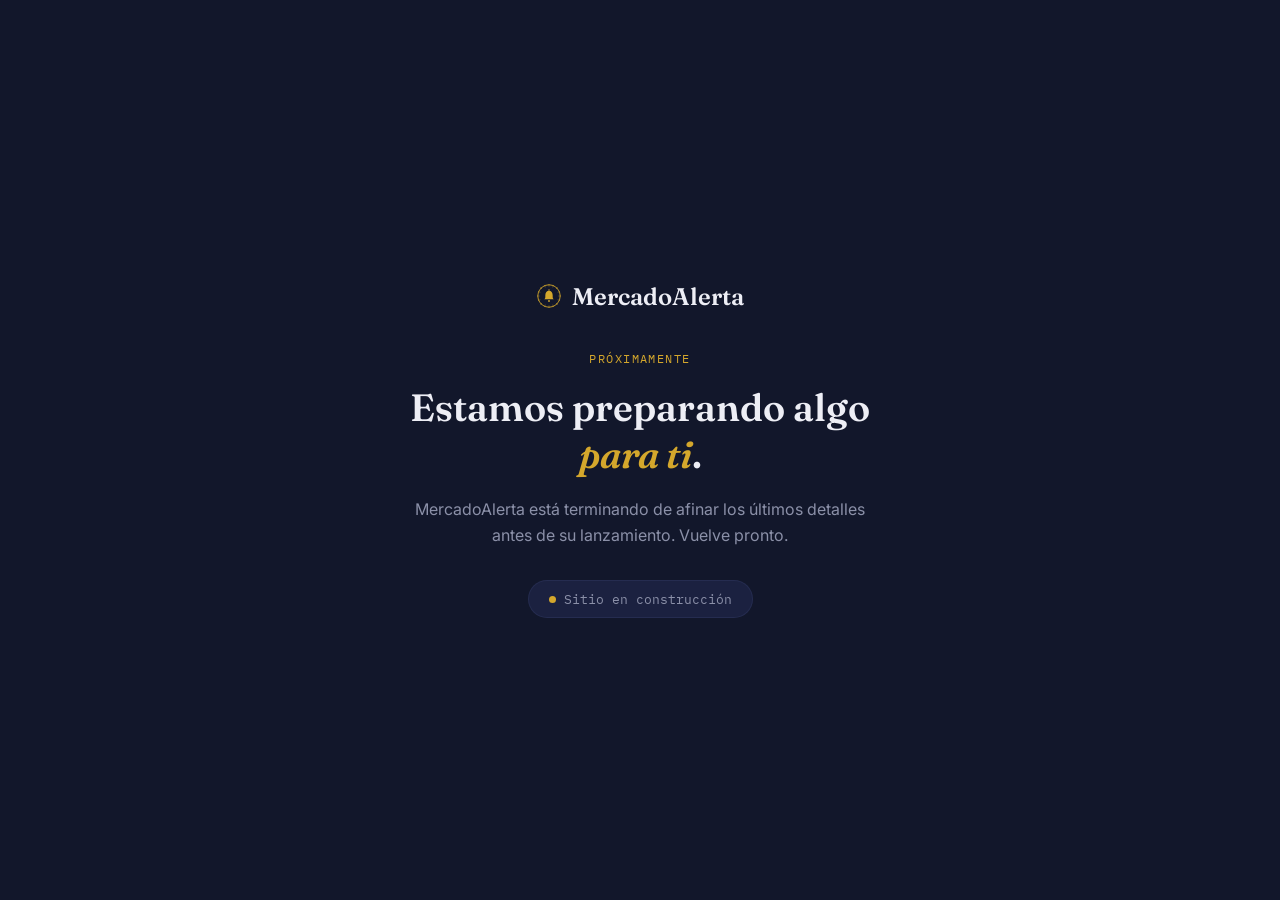
<file: index.html>
<!DOCTYPE html>
<html lang="es">
<head>
<meta charset="UTF-8">
<meta name="viewport" content="width=device-width, initial-scale=1.0">
<script src="js/clean-url.js"></script>
<title>MercadoAlerta — Sitio en construcción</title>
<meta name="description" content="MercadoAlerta está preparando su lanzamiento. Vuelve pronto.">
<meta name="robots" content="noindex, nofollow">
<meta name="theme-color" content="#12172B" id="theme-meta"> 
<link rel="icon" type="image/svg+xml" href="/assets/mercadoalerta-icon.svg">
<link rel="preconnect" href="https://fonts.googleapis.com">
<link href="https://fonts.googleapis.com/css2?family=Fraunces:opsz,wght@9..144,600&family=Inter:wght@400;500;600&family=IBM+Plex+Mono:wght@400;500&display=swap" rel="stylesheet">
<style>
  :root {
    --bg: #12172B;
    --surface: #1B2140;
    --border: #3A427055;
    --text: #EDEEF5;
    --text-muted: #8B90A8;
    --gold: #D4A72C;
    --font-display: 'Fraunces', serif;
    --font-body: 'Inter', sans-serif;
    --font-mono: 'IBM Plex Mono', monospace;
  }
  * { margin: 0; padding: 0; box-sizing: border-box; }
  body {
    background: var(--bg);
    color: var(--text);
    font-family: var(--font-body);
    min-height: 100vh;
    display: flex;
    align-items: center;
    justify-content: center;
    padding: 24px;
    text-align: center;
  }
  .wrap { max-width: 480px; }
  .logo {
    font-family: var(--font-display);
    font-weight: 600;
    font-size: 24px;
    display: flex; align-items: center; justify-content: center; gap: 10px;
    margin-bottom: 40px;
  }
  .logo-seal { width: 26px; height: 26px; }
  .eyebrow {
    font-family: var(--font-mono);
    font-size: 12px;
    letter-spacing: 0.12em;
    color: var(--gold);
    text-transform: uppercase;
    margin-bottom: 18px;
  }
  h1 {
    font-family: var(--font-display);
    font-weight: 600;
    font-size: clamp(28px, 5vw, 38px);
    line-height: 1.25;
    margin-bottom: 18px;
  }
  h1 em { font-style: italic; color: var(--gold); }
  p.sub {
    color: var(--text-muted);
    font-size: 16px;
    line-height: 1.6;
    margin-bottom: 32px;
  }
  .badge {
    display: inline-flex; align-items: center; gap: 8px;
    background: var(--surface);
    border: 1px solid var(--border);
    border-radius: 30px;
    padding: 10px 20px;
    font-family: var(--font-mono);
    font-size: 12.5px;
    color: var(--text-muted);
  }
  .dot {
    width: 7px; height: 7px; border-radius: 50%;
    background: var(--gold);
    animation: pulse 1.6s ease-in-out infinite;
  }
  @keyframes pulse { 0%, 100% { opacity: 1; } 50% { opacity: .3; } }
</style>
</head>
<body>

<div class="wrap">
  <div class="logo">
    <img src="/assets/mercadoalerta-icon.svg" class="logo-seal" alt="">
    MercadoAlerta
  </div>

  <div class="eyebrow">Próximamente</div>
  <h1>Estamos preparando algo <em>para ti</em>.</h1>
  <p class="sub">MercadoAlerta está terminando de afinar los últimos detalles antes de su lanzamiento. Vuelve pronto.</p>

  <div class="badge"><span class="dot"></span>Sitio en construcción</div>
</div>

<script>
  // Solo en desarrollo local (Live Server, etc.) redirige directo a la landing
  // real — en producción esto nunca se dispara, así que el sitio real queda
  // inaccesible salvo para quien conozca la URL exacta.
  if (['localhost', '127.0.0.1'].includes(window.location.hostname)) {
    window.location.href = 'landing-la6f3c.html';
  }
</script>

</body>
</html>
</file>
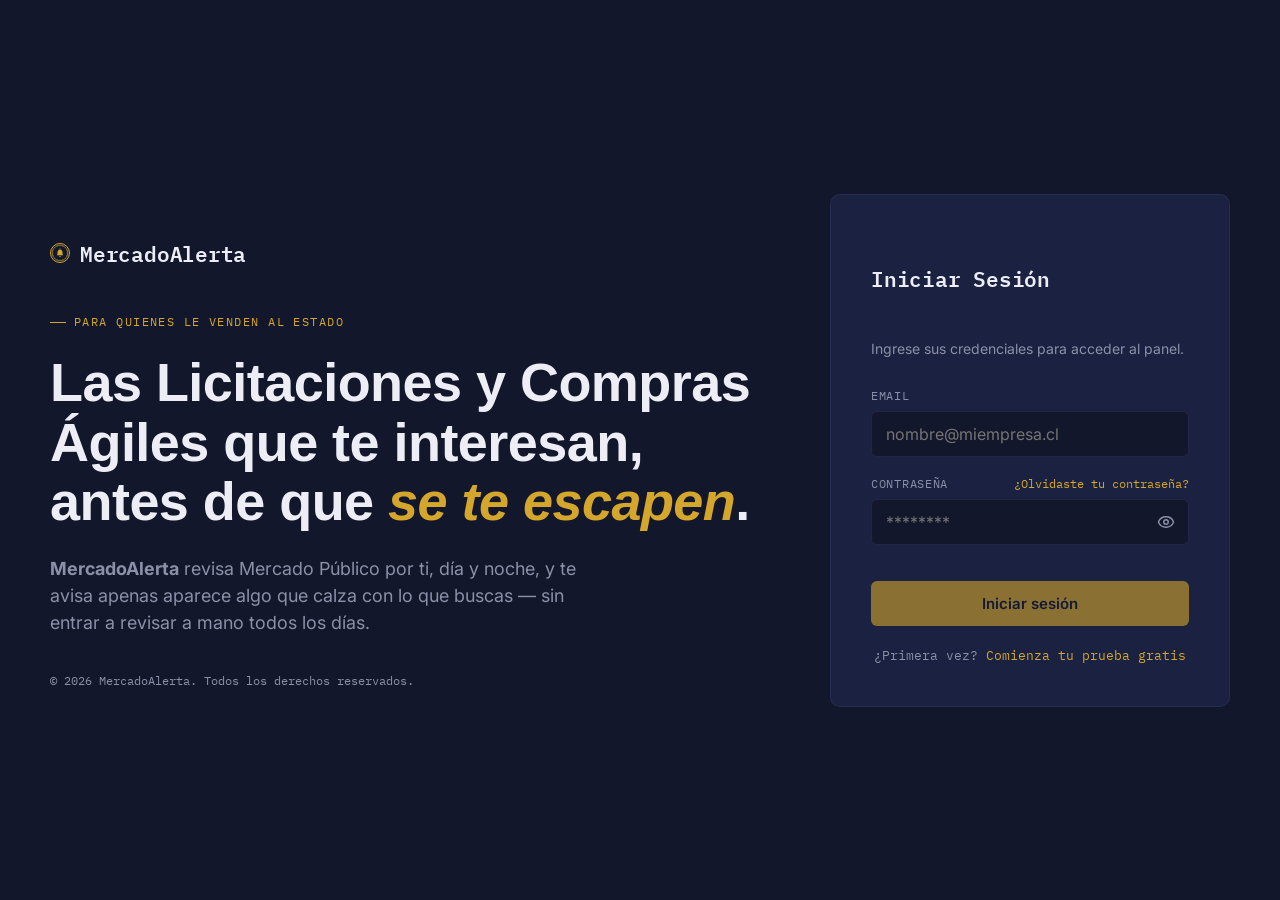
<file: admin.html>
<!DOCTYPE html>
<html lang="es">
<head>
<meta charset="UTF-8">
<meta name="viewport" content="width=device-width, initial-scale=1.0">
<script src="js/clean-url.js"></script>
<title>Panel Admin — MercadoAlerta</title>
<meta name="robots" content="noindex, nofollow">
<meta name="theme-color" content="#12172B" id="theme-meta"> 
<script>
  // Ver el mismo script en dashboard.html — admin.html comparte
  // dashboard.css, así que respeta la preferencia de tema aunque no tenga
  // el selector acá (ese vive en Mi Perfil, solo en el dashboard normal).
  (function () {
    var tema = localStorage.getItem('tema');
    if (tema === 'light') document.documentElement.setAttribute('data-theme', 'light');
  })();
</script>
<link rel="preconnect" href="https://fonts.googleapis.com">
<link href="https://fonts.googleapis.com/css2?family=Fraunces:opsz,wght@9..144,500;9..144,600;9..144,700&family=Inter:wght@400;500;600&family=IBM+Plex+Mono:wght@400;500&display=swap" rel="stylesheet">
<link rel="stylesheet" href="css/dashboard.css">
<link rel="stylesheet" href="css/admin.css">
<link rel="icon" type="image/svg+xml" href="/assets/mercadoalerta-icon.svg">

</head>
<body style="visibility:hidden">

<div class="admin-wrap">
  <header class="admin-header">
    <div class="logo"><img src="/assets/mercadoalerta-icon.svg" class="logo-seal"/>MercadoAlerta <span class="admin-badge">Admin</span></div>
    <div class="admin-header-actions">
      <a href="dashboard.html" class="btn btn-ghost">← Volver al Dashboard</a>
    </div>
  </header>

  <div class="error-banner" id="errorBanner">dsds</div>
  <div class="notice" id="noticeBanner" style="display:none;"></div>

  <nav class="admin-tabs" id="adminTabs">
    <button type="button" class="admin-tab active" data-tab="usuarios">Usuarios</button>
    <button type="button" class="admin-tab" data-tab="licitaciones">Licitaciones</button>
    <button type="button" class="admin-tab" data-tab="compras-agiles">Compras Ágiles</button>
  </nav>

  <main class="admin-main">

    <!-- ===================== USUARIOS ===================== -->
    <section class="admin-section" id="tab-usuarios">
      <div class="admin-section-head">
        <h2>Usuarios Registrados</h2>
        <button type="button" class="btn btn-ghost" id="refrescarUsuariosBtn">↻ Refrescar</button>
      </div>
      <div class="admin-table-wrap">
        <table class="admin-table" id="tablaUsuarios">
          <thead>
            <tr>
              <th>Usuario</th><th>Email</th><th>Empresa</th><th>Plan</th>
              <th>Estado cuenta</th><th>Pago</th><th>Admin</th><th></th>
            </tr>
          </thead>
          <tbody id="tablaUsuariosBody"></tbody>
        </table>
      </div>
    </section>

    <!-- ===================== LICITACIONES ===================== -->
    <section class="admin-section" id="tab-licitaciones" style="display:none;">
      <div class="admin-section-head">
        <h2>Buscar licitaciones en Mercado Público</h2>
      </div>

      <form class="admin-search-form" id="formBuscarLicitaciones">
        <div class="field">
          <label for="licFecha">Fecha de publicación</label>
          <input type="date" id="licFecha">
          <small>Si la dejas vacía, se listan las licitaciones activas hoy.</small>
        </div>
        <div class="field">
          <label for="licCodigo">Código exacto</label>
          <input type="text" id="licCodigo" placeholder="ej. 1234-5-L126">
          <small>Si buscas por código, se ignoran los demás filtros.</small>
        </div>
        <div class="field" style="position:relative;">
          <label for="licProductoBuscar">Producto o rubro</label>
          <input type="text" id="licProductoBuscar" placeholder="Busca por nombre o código" autocomplete="off">
          <div id="licProductoResultados" class="categoria-resultados"></div>
          <div id="licProductoSeleccionado" class="admin-chip-seleccionado" style="display:none;"></div>
          <small>Al usar este filtro, hay que traer el detalle de cada candidato (más lento, ~3s c/u — se limita a 30 resultados).</small>
        </div>
        <button type="submit" class="btn" id="licBuscarBtn">Buscar</button>
      </form>

      <div class="admin-search-status" id="licStatus"></div>

      <div class="admin-table-wrap" id="licResultadosWrap" style="display:none;">
        <div class="admin-table-actions">
          <label class="checkbox-row" style="margin:0;"><input type="checkbox" id="licSeleccionarTodos"> Seleccionar todos los nuevos</label>
          <button type="button" class="btn" id="licImportarBtn" disabled>Importar seleccionadas (0)</button>
        </div>
        <table class="admin-table">
          <thead>
            <tr><th></th><th>Código</th><th>Nombre</th><th>Cierre</th><th>En BD</th></tr>
          </thead>
          <tbody id="licResultadosBody"></tbody>
        </table>
      </div>
    </section>

    <!-- ===================== COMPRAS ÁGILES ===================== -->
    <section class="admin-section" id="tab-compras-agiles" style="display:none;">
      <div class="admin-section-head">
        <h2>Buscar Compras Ágiles en Mercado Público</h2>
      </div>

      <form class="admin-search-form" id="formBuscarCompraAgil">
        <div class="field">
          <label for="caVentana">Ventana de días hacia atrás</label>
          <input type="number" id="caVentana" min="1" max="30" value="1">
          <small>La API pública de Compra Ágil no permite un día exacto, solo "cambios recientes" en una ventana.</small>
        </div>
        <div class="field">
          <label for="caCodigo">Código exacto</label>
          <input type="text" id="caCodigo" placeholder="ej. 12345">
          <small>Si buscas por código, se ignoran los demás filtros.</small>
        </div>
        <div class="field" style="position:relative;">
          <label for="caProductoBuscar">Producto o rubro</label>
          <input type="text" id="caProductoBuscar" placeholder="Busca por nombre o código" autocomplete="off">
          <div id="caProductoResultados" class="categoria-resultados"></div>
          <div id="caProductoSeleccionado" class="admin-chip-seleccionado" style="display:none;"></div>
          <small>Requiere traer el detalle de cada candidato (consume cuota diaria de la API — se limita a 30 resultados).</small>
        </div>
        <button type="submit" class="btn" id="caBuscarBtn">Buscar</button>
      </form>

      <div class="admin-search-status" id="caStatus"></div>

      <div class="admin-table-wrap" id="caResultadosWrap" style="display:none;">
        <div class="admin-table-actions">
          <label class="checkbox-row" style="margin:0;"><input type="checkbox" id="caSeleccionarTodos"> Seleccionar todos los nuevos</label>
          <button type="button" class="btn" id="caImportarBtn" disabled>Importar seleccionadas (0)</button>
        </div>
        <table class="admin-table">
          <thead>
            <tr><th></th><th>Código</th><th>Nombre</th><th>Cierre</th><th>En BD</th></tr>
          </thead>
          <tbody id="caResultadosBody"></tbody>
        </table>
      </div>
    </section>

  </main>
</div>

<!-- Modal de edición de usuario -->
<div class="modal-overlay" id="editarUsuarioModal">
  <div class="modal modal-wide">
    <h3>Editar usuario</h3>
    <form id="editarUsuarioForm">
      <input type="hidden" id="eu_id">
      <div class="form-grid">
        <div class="field"><label for="eu_nombre">Nombre</label><input type="text" id="eu_nombre"></div>
        <div class="field"><label for="eu_apellido">Apellido</label><input type="text" id="eu_apellido"></div>
        <div class="field"><label for="eu_email">Email</label><input type="email" id="eu_email"></div>
        <div class="field"><label for="eu_telefono">Teléfono</label><input type="text" id="eu_telefono"></div>
        <div class="field">
          <label for="eu_estado">Estado de la cuenta</label>
          <select id="eu_estado">
            <option value="pendiente_email">pendiente_email</option>
            <option value="pendiente_pago">pendiente_pago</option>
            <option value="activo">activo</option>
          </select>
        </div>
        <div class="field"><label for="eu_rutEmpresa">RUT empresa</label><input type="text" id="eu_rutEmpresa"></div>
        <div class="field"><label for="eu_nombreEmpresa">Nombre empresa</label><input type="text" id="eu_nombreEmpresa"></div>
        <div class="field">
          <label for="eu_plan">Plan</label>
          <select id="eu_plan">
            <option value="trial">trial</option>
            <option value="basico">basico</option>
            <option value="full">full</option>
          </select>
        </div>
        <div class="field">
          <label for="eu_estadoPago">Estado de pago</label>
          <select id="eu_estadoPago">
            <option value="activo">activo</option>
            <option value="pendiente">pendiente</option>
          </select>
        </div>
        <div class="field"><label for="eu_fechaExpiracionTrial">Expiración trial</label><input type="date" id="eu_fechaExpiracionTrial"></div>

        <div class="field" style="grid-column: 1 / -1;">
          <label for="eu_passwordNueva">Restablecer contraseña (opcional)</label>
          <input type="password" id="eu_passwordNueva" placeholder="Dejar vacío para no cambiarla" minlength="8">
        </div>
      </div>
      <div class="error-banner" id="errorBannerEditarUsuario"></div>
      <div class="modal-actions">
        <button type="button" class="btn btn-ghost" id="cancelarEditarUsuarioBtn">Cancelar</button>
        <button type="submit" class="btn">Guardar cambios</button>
      </div>
    </form>
  </div>
</div>

<!-- Modal de confirmación (para guardar edición de usuario) -->
<div class="modal-overlay" id="confirmarModal">
  <div class="modal">
    <h3>¿Confirmar cambios?</h3>
    <p class="sub" id="confirmarModalTexto">Esto va a actualizar los datos del usuario de inmediato.</p>
    <div class="modal-actions">
      <button type="button" class="btn btn-ghost" id="confirmarModalCancelar">Cancelar</button>
      <button type="button" class="btn" id="confirmarModalAceptar">Sí, aplicar cambios</button>
    </div>
  </div>
</div>

<script src="js/admin.js"></script>
<script src="js/inactivity-logout.js"></script>

</body>
</html>
</file>
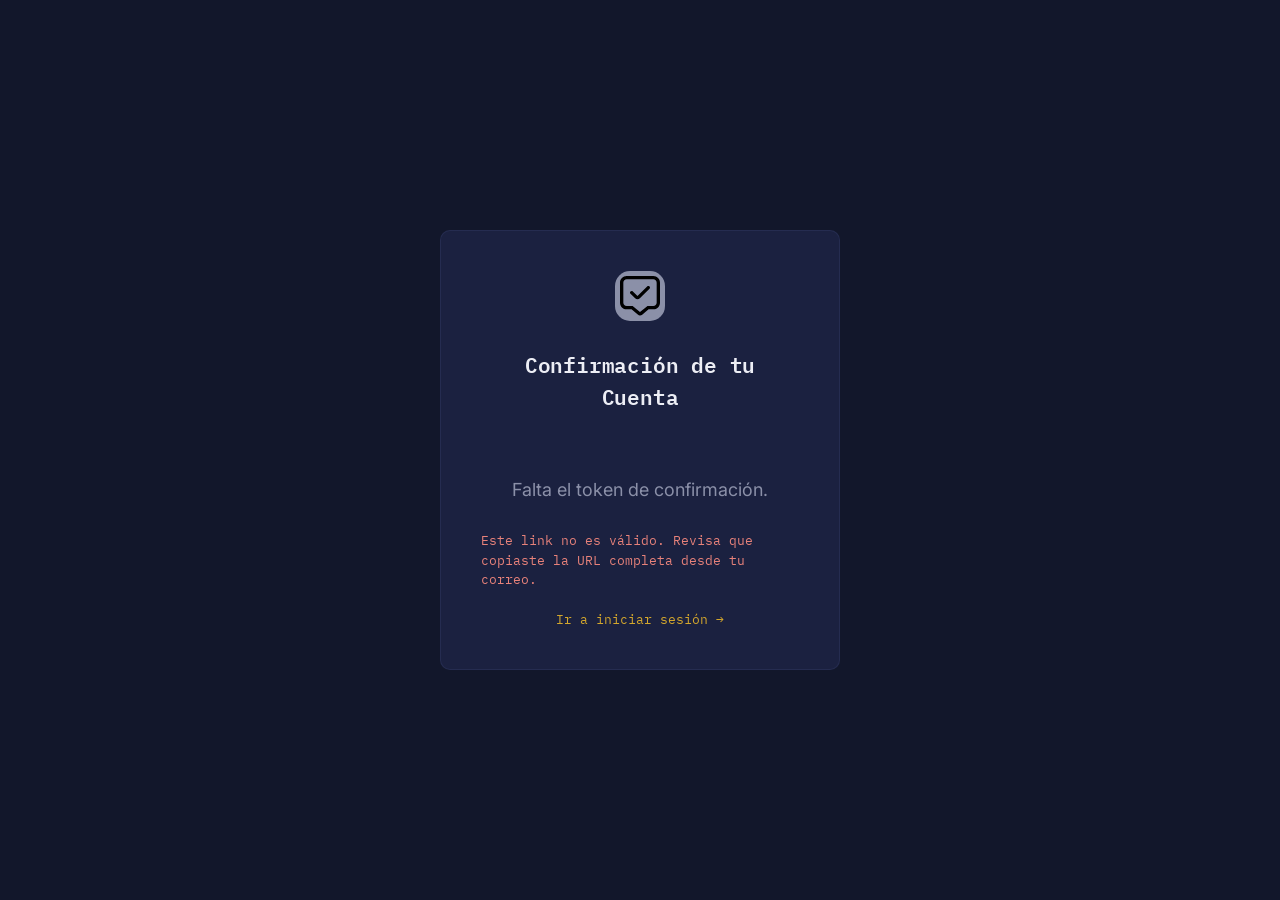
<file: confirmar-cuenta.html>
<!DOCTYPE html>
<html lang="es">
<head>
<meta charset="UTF-8">
<meta name="viewport" content="width=device-width, initial-scale=1.0">
<script src="js/clean-url.js"></script>
<title>Confirmando tu cuenta — MercadoAlerta</title>
<meta name="robots" content="noindex, nofollow">
<meta name="theme-color" content="#12172B" id="theme-meta"> 
<link rel="preconnect" href="https://fonts.googleapis.com">
<link href="https://fonts.googleapis.com/css2?family=Fraunces:opsz,wght@9..144,600&family=Inter:wght@400;500;600&family=IBM+Plex+Mono:wght@400;500&display=swap" rel="stylesheet">
<link rel="stylesheet" href="css/login.css">
<link rel="stylesheet" href="css/index.css">
<link rel="icon" type="image/svg+xml" href="/assets/mercadoalerta-icon.svg">

</head>
<body>

<div class="card">
    <div style="text-align: center; margin-bottom: 20px;">
    <div class="mark-forgot-pass"><div class="icon"><img src="/assets/icons/comenta-alt-check.svg" class="icon-desc"></img></div></div>
    <div class="logo-forgot-pass">Confirmación de tu Cuenta</div>
  </div>

  <p class="sub-confirm" id="mensaje">Confirmando tu cuenta...</p>

  <div class="error" id="errorMsg"></div>
  <div class="notice" id="noticeMsg"></div>

  <div id="reenviarConfirmacionBloque" style="display:none; margin-top: 16px;">
    <p style="font-size: 13px; color: var(--text-muted); margin-bottom: 8px;">¿Quieres que te mandemos un link nuevo?</p>
    <input type="email" id="reenviarConfirmacionEmail" placeholder="tu@correo.cl" style="margin-bottom: 8px;">
    <button type="button" id="reenviarConfirmacionBtn" class="btn" style="width: 100%;">Reenviar correo de confirmación</button>
    <div class="notice" id="reenviarConfirmacionMsg" style="display:none; margin-top: 8px;"></div>
  </div>

  <div class="footer-link" id="footerLink" style="display:none;">
    <a href="login.html">Ir a iniciar sesión →</a>
  </div>
</div>

<script src="js/confirmar-cuenta.js"></script>

</body>
</html>
</file>
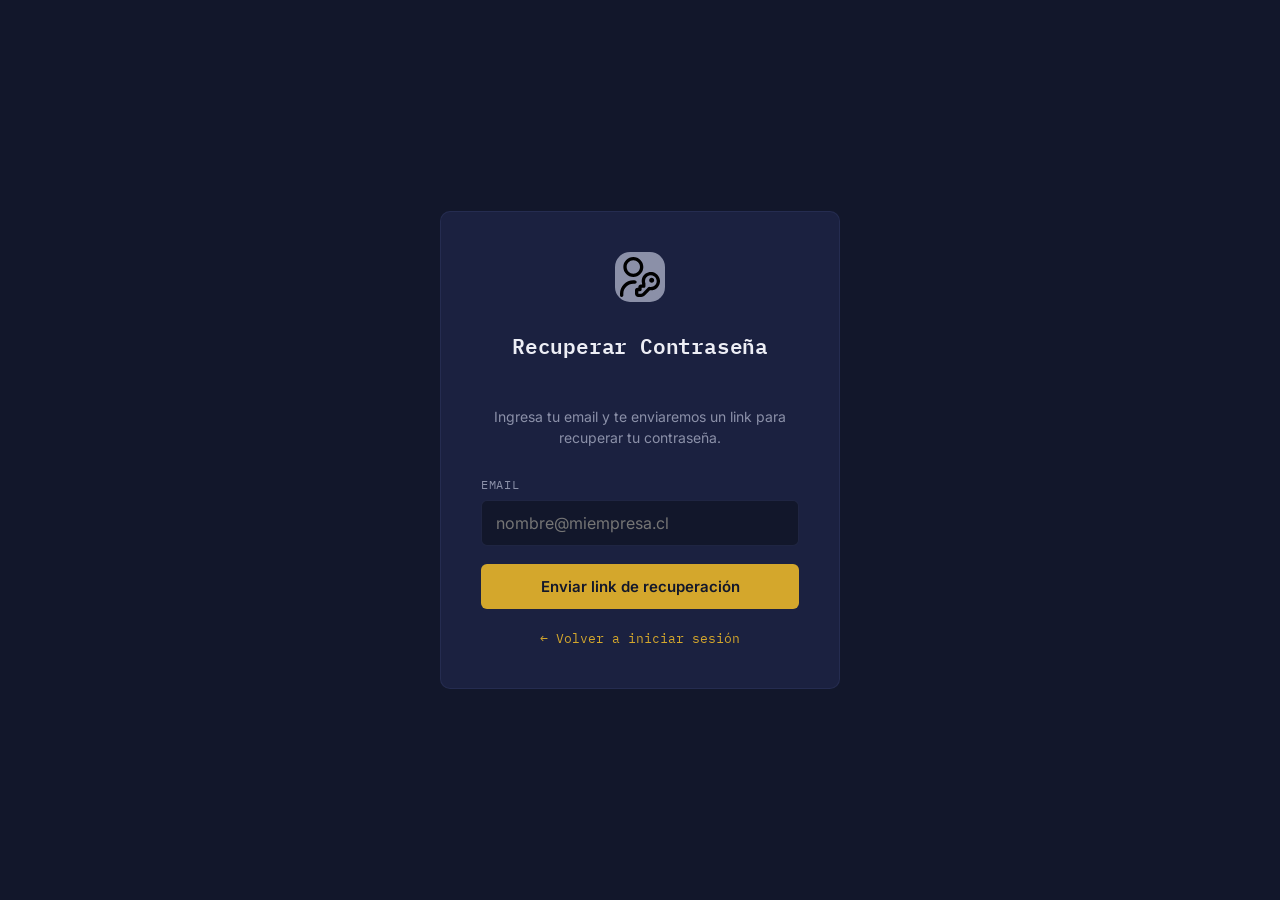
<file: forgot-password.html>
<!DOCTYPE html>
<html lang="es">
<head>
<meta charset="UTF-8">
<meta name="viewport" content="width=device-width, initial-scale=1.0">
<script src="js/clean-url.js"></script>
<title>Recuperar contraseña — MercadoAlerta</title>
<meta name="robots" content="noindex, nofollow">
<meta name="theme-color" content="#12172B" id="theme-meta"> 
<link rel="preconnect" href="https://fonts.googleapis.com">
<link href="https://fonts.googleapis.com/css2?family=Fraunces:opsz,wght@9..144,600&family=Inter:wght@400;500;600&family=IBM+Plex+Mono:wght@400;500&display=swap" rel="stylesheet">
<link rel="stylesheet" href="css/login.css">
<link rel="stylesheet" href="css/index.css">
<link rel="icon" type="image/svg+xml" href="/assets/mercadoalerta-icon.svg">

</head>
<body>

<div class="card">
  <div style="text-align: center; margin-bottom: 20px;">
    <div class="mark-forgot-pass"><div class="icon"><img src="/assets/icons/clave-de-usuario.svg" class="icon-desc"></img></div></div>
    <div class="logo-forgot-pass">Recuperar Contraseña</div>
    <p class="sub">Ingresa tu email y te enviaremos un link para recuperar tu contraseña.</p>
  </div>
  <form id="forgotForm">
    <label for="email">Email</label>
    <input type="email" id="email" placeholder="nombre@miempresa.cl" required>

    <button type="submit" id="submitBtn">Enviar link de recuperación</button>
    <div class="error" id="errorMsg"></div>
    <div class="notice" id="noticeMsg"></div>
  </form>

  <div class="footer-link">
    <a href="login.html">← Volver a iniciar sesión</a>
  </div>
</div>

<script src="js/forgot-password.js"></script>

</body>
</html>
</file>
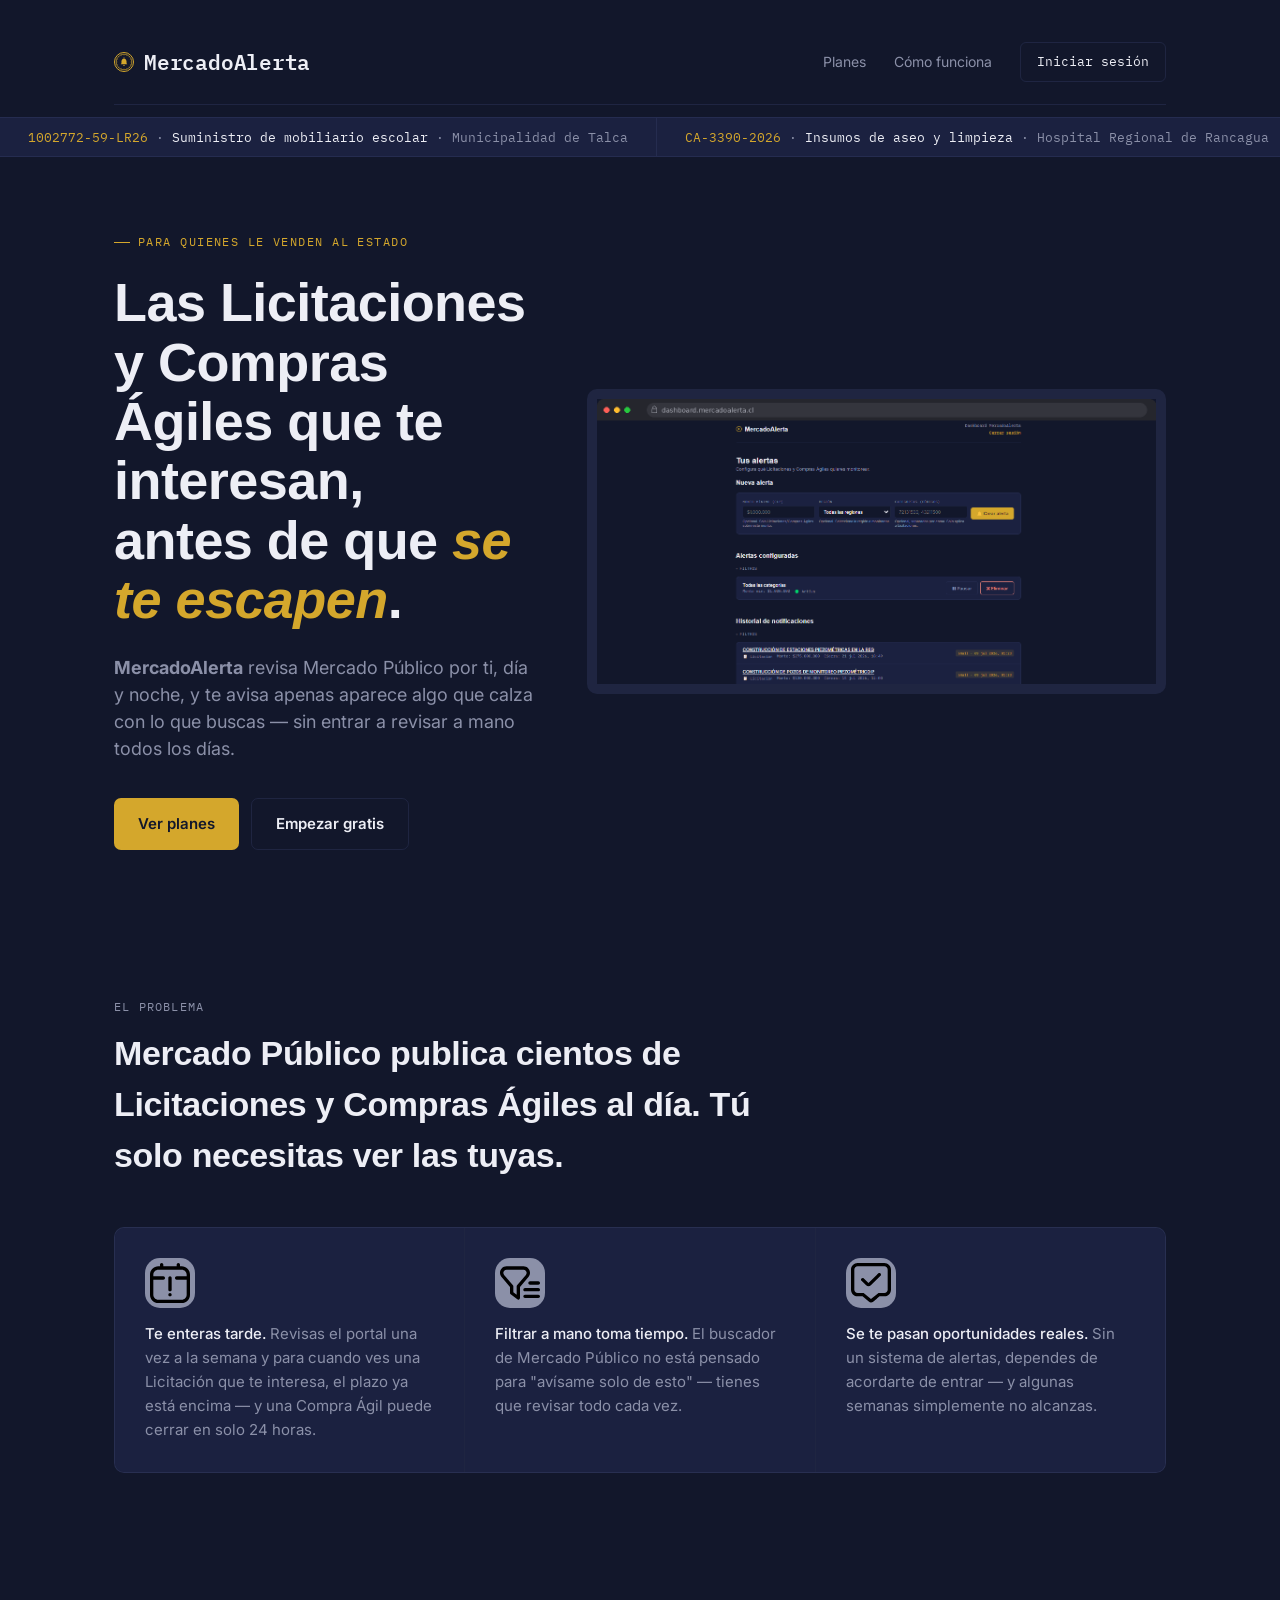
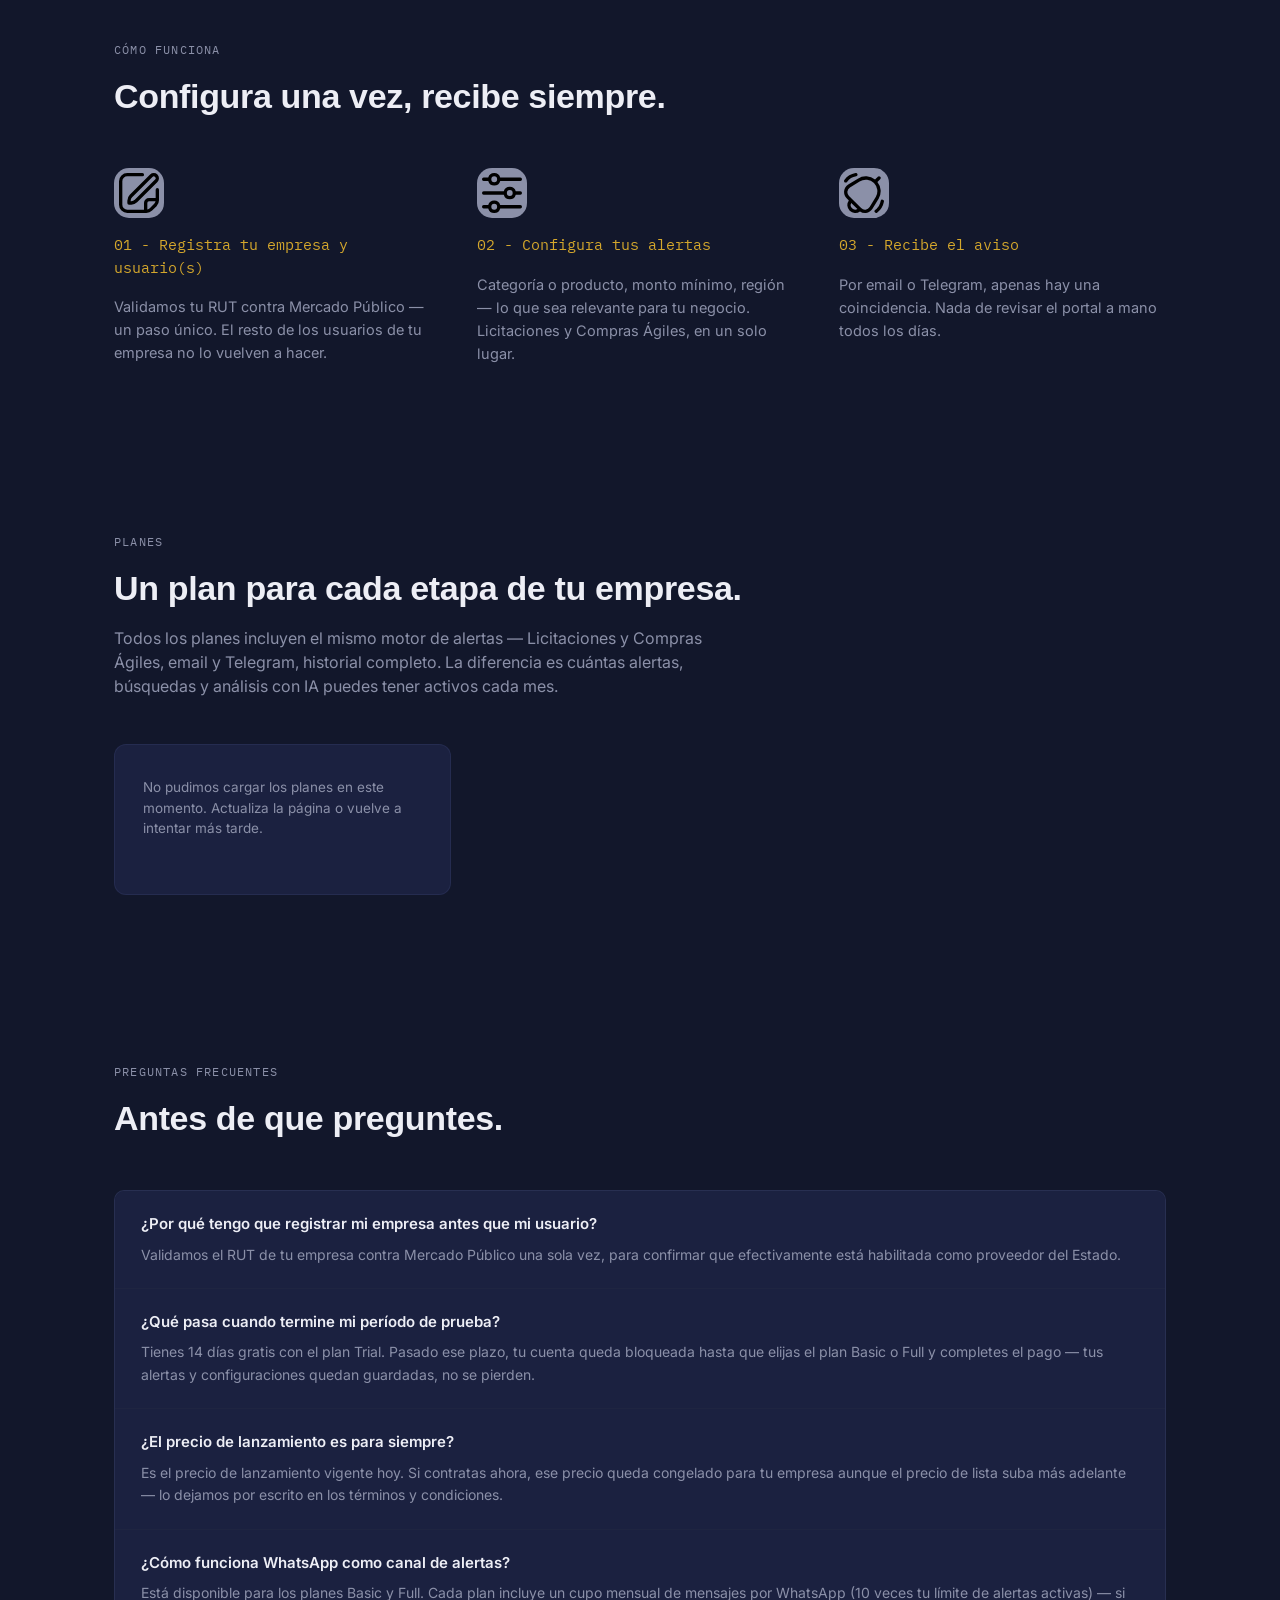
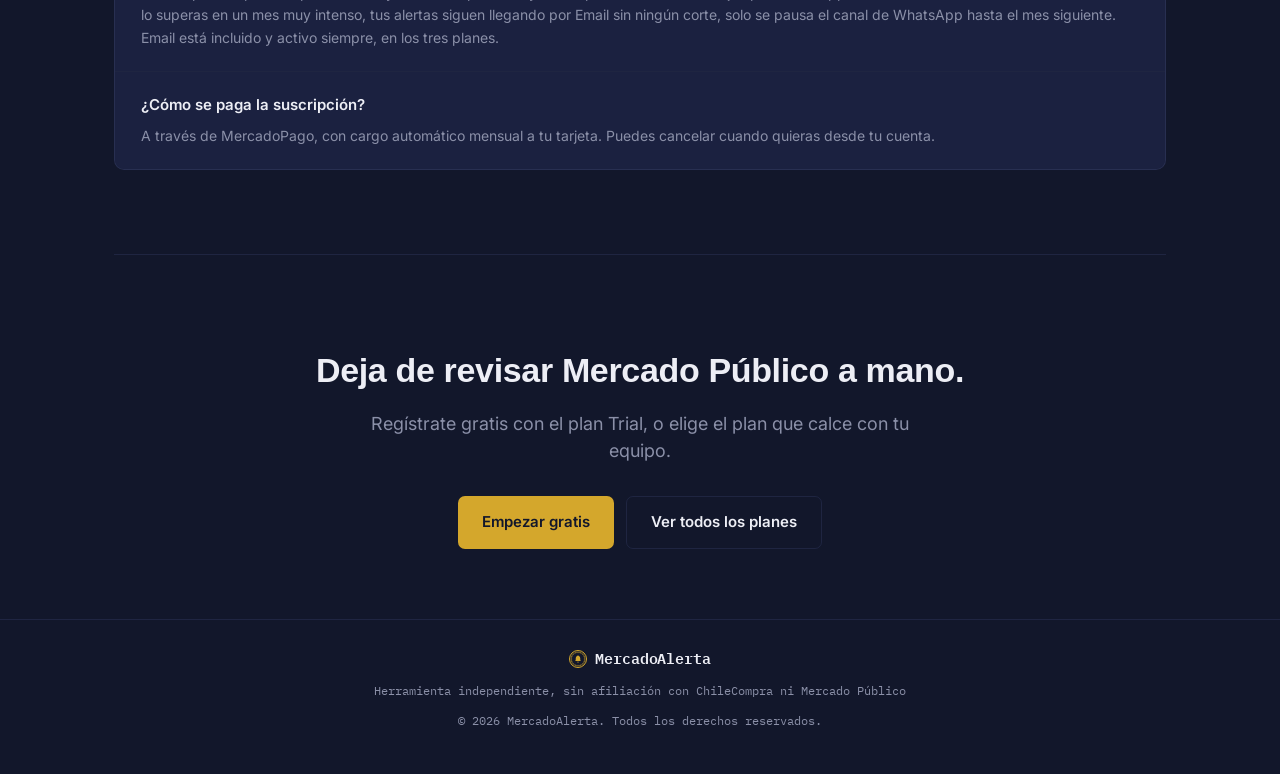
<file: landing-la6f3c.html>
<!DOCTYPE html>
<html lang="es">
<head>
<meta charset="UTF-8">
<meta name="viewport" content="width=device-width, initial-scale=1.0">
<script src="js/clean-url.js"></script>
<title>MercadoAlerta — Nunca pierdas una Licitación</title>
<meta name="description" content="Monitor de publicaciones en Mercado Público: monitoree Licitaciones y Compras Agiles para proveedores del Estado.">
<meta name="keywords" content="mercado publico, licitaciones chile, compras agiles, alertas licitaciones, chilecompra, pymes, emt">
<link rel="author" href="https://mercadoalerta.cl/">
<meta name="author" content="MercadoAlerta">
<meta name="creator" content="MercadoAlerta">
<meta name="publisher" content="MercadoAlerta">
<meta name="robots" content="noindex, nofollow">
<meta name="googlebot" content="noindex, nofollow, max-video-preview:-1, max-image-preview:large, max-snippet:-1">

<link rel="canonical" href="https://mercadoalerta.cl/">
<meta name="format-detection" content="telephone=no, address=no, email=no">
<meta name="theme-color" content="#12172B" id="theme-meta"> 

<!-- Open Graph / redes sociales -->
<meta property="og:type" content="website">
<meta property="og:url" content="https://mercadoalerta.cl">
<meta property="og:site_name" content="MercadoAlerta">
<meta property="og:title" content="MercadoAlerta — Nunca pierdas una Licitación">
<meta property="og:description" content="Recibe alertas de Licitaciones y Compras Ágiles que calzan contigo. Pensado para pequeños y medianos proveedores.">
<meta property="og:image" content="https://mercadoalerta.cl/assets/mercadoalerta-og-image.png">
<meta property="og:image:width" content="1200">
<meta property="og:image:height" content="630">
<meta property="og:image:alt" content="Dashboard de MercadoAlerta para monitorear Licitaciones y Compras Ágiles en Mercado Público">
<meta property="og:locale" content="es_CL">
	  
<!-- Twitter Card -->
<meta name="twitter:card" content="summary_large_image">
<meta name="twitter:title" content="MercadoAlerta — Nunca pierdas una Licitación">
<meta name="twitter:description" content="Recibe alertas de Licitaciones y Compras Ágiles que calzan contigo. Pensado para pequeños y medianos proveedores.">
<meta name="twitter:image" content="https://mercadoalerta.cl/assets/mercadoalerta-og-image.png">

<link rel="icon" type="image/svg+xml" href="https://mercadoalerta.cl/assets/mercadoalerta-icon.svg">

<script type="application/ld+json">
{
  "@context": "https://schema.org",
  "@type": "SoftwareApplication",
  "name": "MercadoAlerta",
  "applicationCategory": "BusinessApplication",
  "operatingSystem": "Web",
  "description": "Monitoreo automático de Licitaciones y Compras Ágiles de Mercado Público, con alertas por email y Telegram.",
  "offers": {
    "@type": "Offer",
    "price": "0",
    "priceCurrency": "CLP",
    "description": "Plan Trial gratuito por 14 días"
  },
  "url": "https://mercadoalerta.cl/"
}
</script>
<link rel="preconnect" href="https://fonts.googleapis.com">
<link href="https://fonts.googleapis.com/css2?family=Fraunces:opsz,wght@9..144,500;9..144,600;9..144,700&family=Inter:wght@400;500;600;700&family=IBM+Plex+Mono:wght@400;500&display=swap" rel="stylesheet">
<link rel="stylesheet" href="css/index.css">
</head>
<body>

  <section id="head">
<div class="wrap">
  <nav>
    <div class="logo"><img src="/assets/mercadoalerta-icon.svg" class="logo-seal"/>MercadoAlerta</div>
    <button type="button" class="nav-toggle" id="navToggle" aria-label="Abrir menú" aria-expanded="false" aria-controls="navLinks">
      <span></span><span></span><span></span>
    </button>
    <div class="nav-links" id="navLinks">
      <a class="plain" href="#planes">Planes</a>
      <a class="plain" href="#como-funciona">Cómo funciona</a>
      <a class="nav-cta dashboard-link" target="_blank" data-path="/login.html" href="https://mercadoalerta.cl/login.html">Iniciar sesión</a>
    </div>
  </nav>
</div>
  </section>

<div class="ticker-outer">
  <div class="ticker-track" id="tickerTrack"></div>
</div>

<div class="wrap">
  <section class="hero">
    <div class="hero-content">
      <div class="eyebrow">Para quienes le venden al Estado</div>
      <h1>Las Licitaciones y Compras Ágiles que te interesan,<br>antes de que <em>se te escapen</em>.</h1>
      <p class="hero-sub"><strong>MercadoAlerta</strong> revisa Mercado Público por ti, día y noche, y te avisa apenas aparece algo que calza con lo que buscas — sin entrar a revisar a mano todos los días.</p>
      <div class="hero-ctas">
        <a href="#planes" class="btn btn-primary">Ver planes</a>
        <a href="https://mercadoalerta.cl/register.html?plan=trial" class="btn btn-ghost dashboard-link" data-path="/register.html?plan=trial">Empezar gratis</a>
      </div>
    </div>
    <img src="/assets/mercadoalerta-dashboard-browser.png" class="hero-image" alt="Dashboard de MercadoAlerta">
  </section>

  <section class="section reveal">
    <div class="section-head">
      <div class="section-eyebrow">El problema</div>
      <h2>Mercado Público publica cientos de Licitaciones y Compras Ágiles al día. Tú solo necesitas ver las tuyas.</h2>
    </div>
    <div class="problem-grid">
      <div class="problem-card">
        <div class="mark"><div class="icon"><img src="/assets/icons/calendario-exclamacion.svg" class="icon-desc"></img></div></div>
        <p><strong>Te enteras tarde.</strong> Revisas el portal una vez a la semana y para cuando ves una Licitación que te interesa, el plazo ya está encima — y una Compra Ágil puede cerrar en solo 24 horas.</p>
      </div>
      <div class="problem-card">
        <div class="mark"><div class="icon"><img src="/assets/icons/lista-de-filtros.svg" class="icon-desc"></img></div></div>
        <p><strong>Filtrar a mano toma tiempo.</strong> El buscador de Mercado Público no está pensado para "avísame solo de esto" — tienes que revisar todo cada vez.</p>
      </div>
      <div class="problem-card">
        <div class="mark"><div class="icon"><img src="/assets/icons/comenta-alt-check.svg" class="icon-desc"></img></div></div>
        <p><strong>Se te pasan oportunidades reales.</strong> Sin un sistema de alertas, dependes de acordarte de entrar — y algunas semanas simplemente no alcanzas.</p>
      </div>
    </div>
  </section>

  <section class="section reveal" id="como-funciona">
    <div class="section-head">
      <div class="section-eyebrow">Cómo funciona</div>
      <h2>Configura una vez, recibe siempre.</h2>
    </div>
    <div class="steps">
      <div class="step">
        <div class="icon"><img src="/assets/icons/editar.svg" class="icon-desc"></img></div>
        <div class="step-num">01 - Registra tu empresa y usuario(s)</div>
        <p>Validamos tu RUT contra Mercado Público — un paso único. El resto de los usuarios de tu empresa no lo vuelven a hacer.</p>
      </div>
      <div class="step">
        <div class="icon"><img src="/assets/icons/ajustes-deslizadores.svg" class="icon-desc"></img></div>
        <div class="step-num">02 - Configura tus alertas</div>
        <p>Categoría o producto, monto mínimo, región — lo que sea relevante para tu negocio. Licitaciones y Compras Ágiles, en un solo lugar.</p>
      </div>
      <div class="step">
        <div class="icon"><img src="/assets/icons/sonido-de-timbre.svg" class="icon-desc"></img></div>
        <div class="step-num">03 - Recibe el aviso</div>
        <p>Por email o Telegram, apenas hay una coincidencia. Nada de revisar el portal a mano todos los días.</p>
      </div>
    </div>
  </section>

  <section class="section reveal" id="planes">
    <div class="section-head">
      <div class="section-eyebrow">Planes</div>
      <h2>Un plan para cada etapa de tu empresa.</h2>
      <p class="section-sub">Todos los planes incluyen el mismo motor de alertas — Licitaciones y Compras Ágiles, email y Telegram, historial completo. La diferencia es cuántas alertas, búsquedas y análisis con IA puedes tener activos cada mes.</p>
    </div>

    <div class="pricing-grid" id="pricingGrid">
      <div class="price-card"><div class="price-plan-desc">Cargando planes…</div></div>
    </div>
  </section>

  <section class="section reveal">
    <div class="section-head">
      <div class="section-eyebrow">Preguntas frecuentes</div>
      <h2>Antes de que preguntes.</h2>
    </div>
    <div class="faq-list">
      <div class="faq-item">
        <h3>¿Por qué tengo que registrar mi empresa antes que mi usuario?</h3>
        <p>Validamos el RUT de tu empresa contra Mercado Público una sola vez, para confirmar que efectivamente está habilitada como proveedor del Estado.</p>
      </div>
      <div class="faq-item">
        <h3>¿Qué pasa cuando termine mi período de prueba?</h3>
        <p>Tienes 14 días gratis con el plan Trial. Pasado ese plazo, tu cuenta queda bloqueada hasta que elijas el plan Basic o Full y completes el pago — tus alertas y configuraciones quedan guardadas, no se pierden.</p>
      </div>
      <div class="faq-item">
        <h3>¿El precio de lanzamiento es para siempre?</h3>
        <p>Es el precio de lanzamiento vigente hoy. Si contratas ahora, ese precio queda congelado para tu empresa aunque el precio de lista suba más adelante — lo dejamos por escrito en los términos y condiciones.</p>
      </div>
      <div class="faq-item">
        <h3>¿Cómo funciona WhatsApp como canal de alertas?</h3>
        <p>Está disponible para los planes Basic y Full. Cada plan incluye un cupo mensual de mensajes por WhatsApp (10 veces tu límite de alertas activas) — si lo superas en un mes muy intenso, tus alertas siguen llegando por Email sin ningún corte, solo se pausa el canal de WhatsApp hasta el mes siguiente. Email está incluido y activo siempre, en los tres planes.</p>
      </div>
      <div class="faq-item">
        <h3>¿Cómo se paga la suscripción?</h3>
        <p>A través de MercadoPago, con cargo automático mensual a tu tarjeta. Puedes cancelar cuando quieras desde tu cuenta.</p>
      </div>
    </div>
  </section>

  <section class="footer-cta reveal">
    <h2>Deja de revisar Mercado Público a mano.</h2>
    <p class="hero-sub">Regístrate gratis con el plan Trial, o elige el plan que calce con tu equipo.</p>
    <div class="hero-ctas">
      <a href="https://mercadoalerta.cl/register.html?plan=trial" class="btn btn-primary dashboard-link" data-path="/register.html?plan=trial">Empezar gratis</a>
      <a href="#planes" class="btn btn-ghost">Ver todos los planes</a>
    </div>
  </section>
</div>

<footer>
  <div class="footer-logo"><img src="/assets/mercadoalerta-icon.svg" class="logo-seal"/>MercadoAlerta</div>
  <p>Herramienta independiente, sin afiliación con ChileCompra ni Mercado Público</p>
  <p>© <span id="copyrightYear">2026</span> MercadoAlerta. Todos los derechos reservados.</p>
</footer>

<script src="js/landing-la6f3c.js"></script>
<script src="js/copyright-year.js"></script>

</body>
</html>
</file>
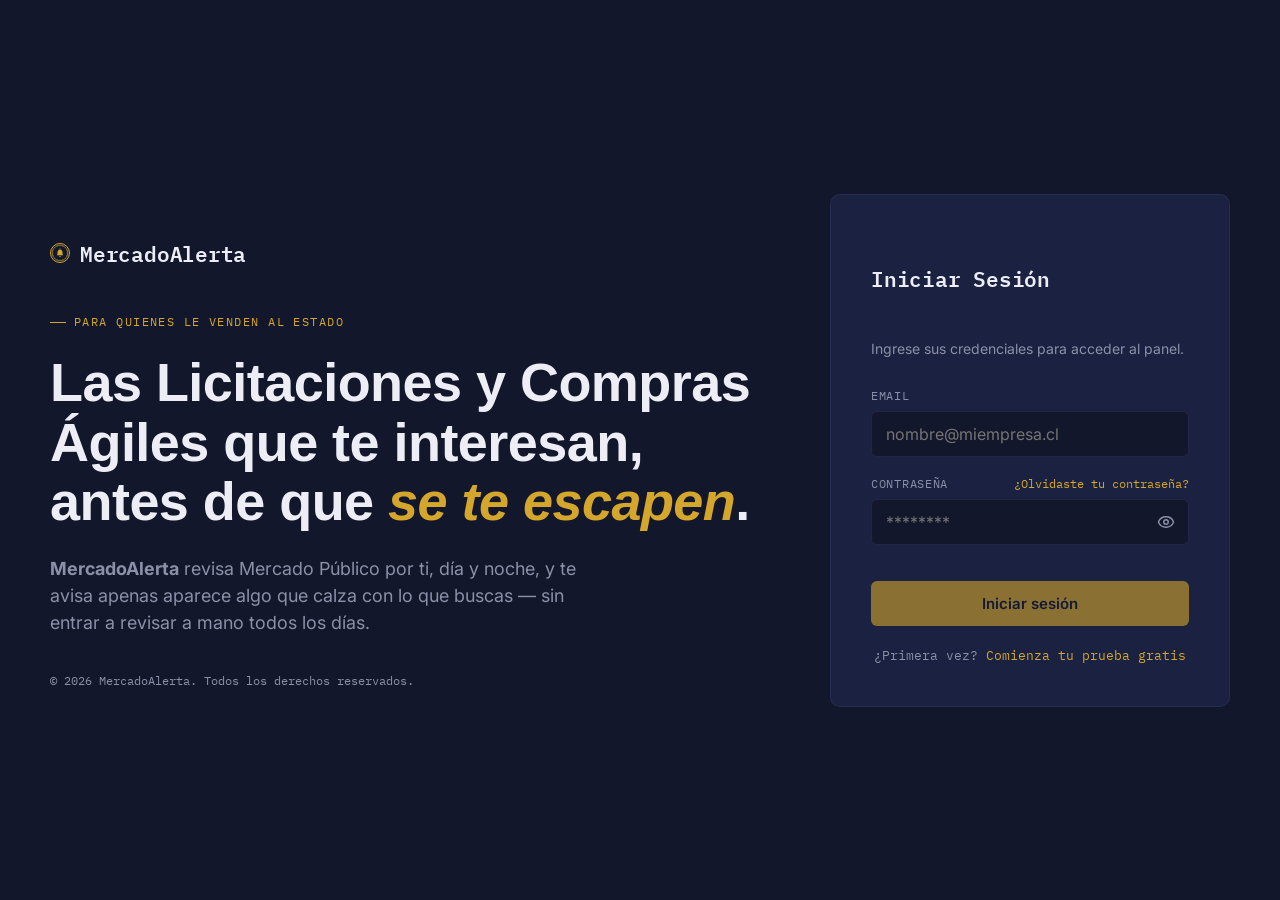
<file: login.html>
<!DOCTYPE html>
<html lang="es">
<head>
<meta charset="UTF-8">
<meta name="viewport" content="width=device-width, initial-scale=1.0">
<script src="js/clean-url.js"></script>
<title>Iniciar sesión — MercadoAlerta</title>
<meta name="robots" content="noindex, nofollow">
<meta name="theme-color" content="#12172B" id="theme-meta"> 
<link rel="preconnect" href="https://fonts.googleapis.com">
<link href="https://fonts.googleapis.com/css2?family=Fraunces:opsz,wght@9..144,600&family=Inter:wght@400;500;600&family=IBM+Plex+Mono:wght@400;500&display=swap" rel="stylesheet">
<link rel="stylesheet" href="css/login.css">
<link rel="stylesheet" href="css/index.css">
<link rel="icon" type="image/svg+xml" href="/assets/mercadoalerta-icon.svg">
<script src="https://challenges.cloudflare.com/turnstile/v0/api.js" async defer></script>

</head>
<body>


  <div class="hero-content-login">
      <a href="index.html" class="logo"><img src="/assets/mercadoalerta-icon.svg" class="logo-seal"/>MercadoAlerta</a>

      <div class="eyebrow">Para quienes le venden al Estado</div>
      <h1>Las Licitaciones y Compras Ágiles que te interesan,<br>antes de que <em>se te escapen</em>.</h1>
      <p class="hero-sub"><strong>MercadoAlerta</strong> revisa Mercado Público por ti, día y noche, y te avisa apenas aparece algo que calza con lo que buscas — sin entrar a revisar a mano todos los días.</p>

      
      <p style="font-size: 12px; color: var(--text-muted); font-family: var(--font-mono);">© <span id="copyrightYear">2026</span> MercadoAlerta. Todos los derechos reservados.</p>
      
    </div>

<div class="card">

  <a id="volverHomeMobile" class="" href="index.html">← Volver</a>

  <div class="logo">Iniciar Sesión</div>
  <p class="sub">Ingrese sus credenciales para acceder al panel.</p>

  <form id="loginForm">
    <label for="email">Email</label>
    <input type="email" id="email" placeholder="nombre@miempresa.cl" required>

    <div class="label-row">
      <label for="password">Contraseña</label>
      <a href="forgot-password.html" class="forgot-link">¿Olvidaste tu contraseña?</a>
    </div>
    <div class="password-field">
      <input type="password" id="password" placeholder="********" required>
      <button type="button" id="togglePassword" class="toggle-password" aria-label="Mostrar contraseña" aria-pressed="false">
        <svg xmlns="http://www.w3.org/2000/svg" width="18" height="18" viewBox="0 0 24 24" fill="none" stroke="currentColor" stroke-width="2" stroke-linecap="round" stroke-linejoin="round" class="icon-eye" aria-hidden="true"><path d="M2.062 12.348a1 1 0 0 1 0-.696 10.75 10.75 0 0 1 19.876 0 1 1 0 0 1 0 .696 10.75 10.75 0 0 1-19.876 0"></path><circle cx="12" cy="12" r="3"></circle></svg>
        <svg xmlns="http://www.w3.org/2000/svg" width="18" height="18" viewBox="0 0 24 24" fill="none" stroke="currentColor" stroke-width="2" stroke-linecap="round" stroke-linejoin="round" class="icon-eye-off" aria-hidden="true" style="display:none;"><path d="M10.733 5.076a10.744 10.744 0 0 1 11.205 6.575 1 1 0 0 1 0 .696 10.747 10.747 0 0 1-1.444 2.49"></path><path d="M14.084 14.158a3 3 0 0 1-4.242-4.242"></path><path d="M17.479 17.499a10.75 10.75 0 0 1-15.417-5.151 1 1 0 0 1 0-.696 10.75 10.75 0 0 1 4.446-5.143"></path><path d="m2 2 20 20"></path></svg>
      </button>
    </div>

    <div class="cf-turnstile" data-sitekey="0x4AAAAAADzjTvOcvm5sFsMU" data-callback="onTurnstileSuccess" data-expired-callback="onTurnstileExpired" data-error-callback="onTurnstileExpired" style="margin-bottom: 18px;"></div>

    <button type="submit" id="submitBtn" disabled>Iniciar sesión</button>
    <div class="error" id="errorMsg"></div>
    <div class="notice" id="noticeMsg"></div>
  </form>

  <div class="footer-link">
    ¿Primera vez? <a href="register.html">Comienza tu prueba gratis</a>
  </div>
</div>


<script src="js/login.js"></script>
<script src="js/copyright-year.js"></script>

</body>
</html>
</file>
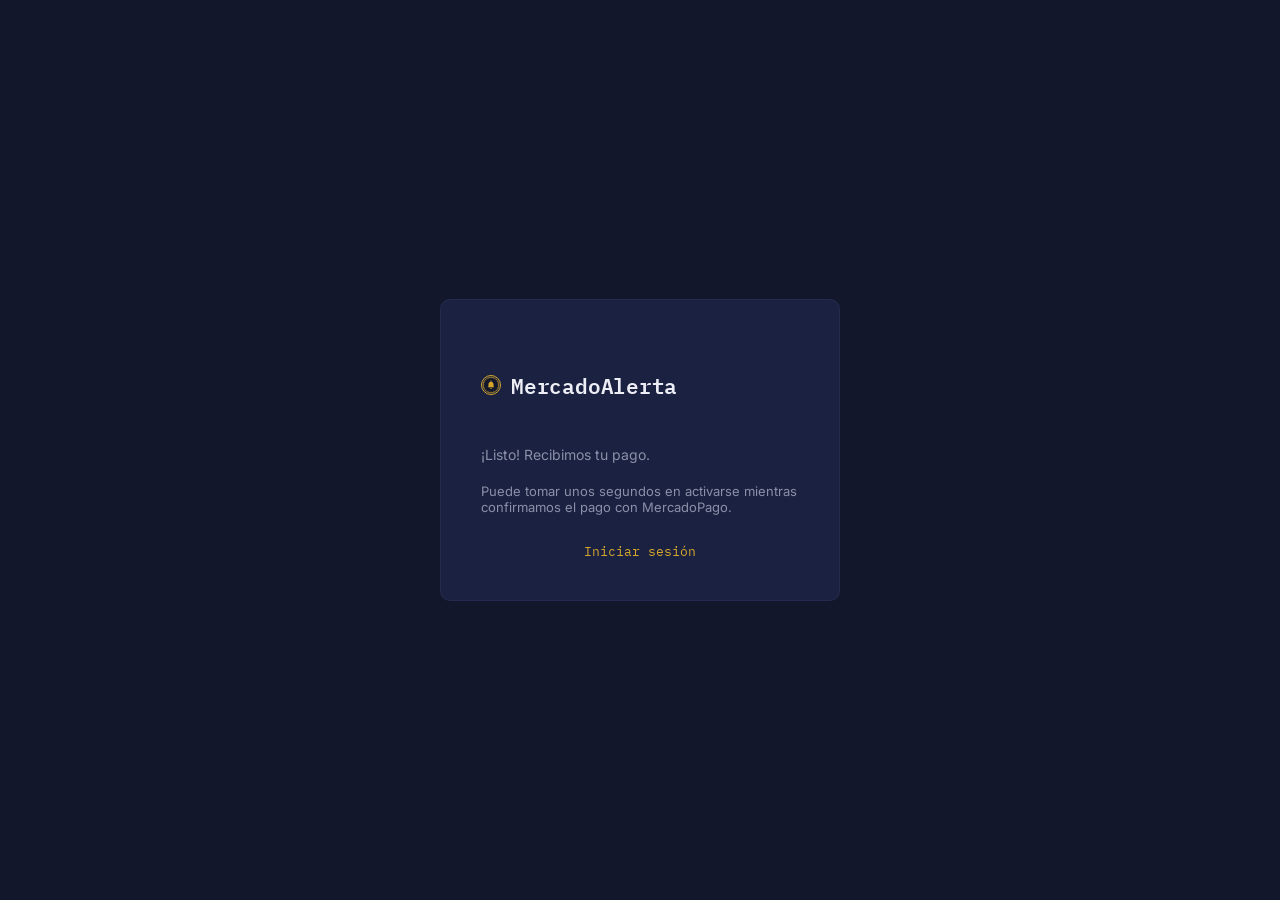
<file: pago-confirmado.html>
<!DOCTYPE html>
<html lang="es">
<head>
<meta charset="UTF-8">
<meta name="viewport" content="width=device-width, initial-scale=1.0">
<script src="js/clean-url.js"></script>
<title>Pago recibido — MercadoAlerta</title>
<meta name="robots" content="noindex, nofollow">
<meta name="theme-color" content="#12172B" id="theme-meta"> 
<link rel="preconnect" href="https://fonts.googleapis.com">
<link href="https://fonts.googleapis.com/css2?family=Fraunces:opsz,wght@9..144,600&family=Inter:wght@400;500;600&family=IBM+Plex+Mono:wght@400;500&display=swap" rel="stylesheet">
<link rel="stylesheet" href="css/login.css">
<link rel="icon" type="image/svg+xml" href="/assets/mercadoalerta-icon.svg">

</head>
<body>

<div class="card">
  <div class="logo"><img src="/assets/mercadoalerta-icon.svg" class="logo-seal"/>MercadoAlerta</div>
  <p class="sub" id="pagoTitulo">¡Listo! Recibimos tu pago.</p>

  <div id="pagoDetalle" style="display:none; text-align:left; background: var(--surface-2, #1B2140); border-radius: 10px; padding: 16px 20px; margin: -8px 0 24px 0; font-size: 14px; line-height: 1.9;">
    <div><strong>Plan:</strong> <span id="pagoDetallePlan"></span></div>
    <div><strong>Monto:</strong> <span id="pagoDetalleMonto"></span></div>
    <div id="pagoDetalleTarjetaFila" style="display:none;"><strong>Forma de pago:</strong> <span id="pagoDetalleTarjeta"></span></div>
  </div>

  <p class="sub" id="pagoSubtexto" style="margin-top: -8px; font-size: 13px;">
    Puede tomar unos segundos en activarse mientras confirmamos el pago con MercadoPago.
  </p>

  <div class="footer-link">
    <a href="login.html" id="pagoVolverLogin">Iniciar sesión</a>
  </div>
</div>

<script>
  // NOTA: el back_url de MercadoPago llega acá independiente del resultado real
  // del pago (autorizado, rechazado, pendiente) — la activación real de la
  // cuenta ocurre vía el webhook (ver POST /api/pagos/webhook en el backend),
  // no se debe confiar en la sola llegada a esta página.
  //
  // Esta página se usa en DOS flujos distintos:
  //  1. Registro nuevo (paga antes de haber iniciado sesión nunca) — acá NO
  //     hay token en localStorage porque nunca se creó uno, así que se
  //     muestra el mensaje genérico de siempre y se redirige a login.html a
  //     los pocos segundos.
  //  2. Upgrade desde trial vencido (YA estaba logueado antes de ir a pagar)
  //     — acá SÍ se puede pedir el detalle real (plan/monto/tarjeta) vía
  //     GET /api/pagos/mi-suscripcion y mostrarlo en vez del mensaje
  //     genérico. Antes esto dependía de que MercadoPago redirigiera de
  //     vuelta a la MISMA pestaña (sessionStorage no se comparte entre
  //     pestañas); con localStorage el token persiste sin importar en qué
  //     pestaña/ventana termine el redirect de MercadoPago, así que este
  //     flujo queda más robusto que antes, no menos.
const API_BASE = 'https://mercadoalertabackend-1.onrender.com';


  const token = localStorage.getItem('token');

  if (!token) {
    // Flujo 1: registro nuevo, sin sesión — mensaje genérico + redirect automático.
    setTimeout(() => { window.location.href = 'login.html'; }, 3000);
  } else {
    // Flujo 2: ya logueado — intenta traer el detalle real. Si por lo que sea
    // el pago todavía no se confirmó del lado de MercadoPago (el webhook
    // puede tardar unos segundos más que el redirect), no se rompe la
    // página — simplemente se deja el mensaje genérico.
    (async () => {
      try {
        const res = await fetch(`${API_BASE}/api/pagos/mi-suscripcion`, {
          headers: { Authorization: `Bearer ${token}` },
        });
        const data = await res.json();
        if (!res.ok) return;

        if (data.estadoPago === 'activo') {
          document.getElementById('pagoTitulo').textContent = '✅ Tu suscripción está activa';
          document.getElementById('pagoSubtexto').textContent = 'Ya puedes volver a usar MercadoAlerta sin interrupciones.';

          document.getElementById('pagoDetallePlan').textContent = data.plan === 'full' ? 'Full' : 'Básico';
          document.getElementById('pagoDetalleMonto').textContent = data.monto
            ? `$${Number(data.monto).toLocaleString('es-CL')} / mes`
            : 'No especificado';

          if (data.tarjeta?.ultimosDigitos) {
            document.getElementById('pagoDetalleTarjeta').textContent =
              `Tarjeta terminada en ${data.tarjeta.ultimosDigitos}${data.tarjeta.marca ? ` (${data.tarjeta.marca})` : ''}`;
            document.getElementById('pagoDetalleTarjetaFila').style.display = 'block';
          }

          document.getElementById('pagoDetalle').style.display = 'block';
        }
      } catch {
        // Sin conexión o error de red — se deja el mensaje genérico, no es grave.
      }
    })();
  }
</script>

</body>
</html>
</file>
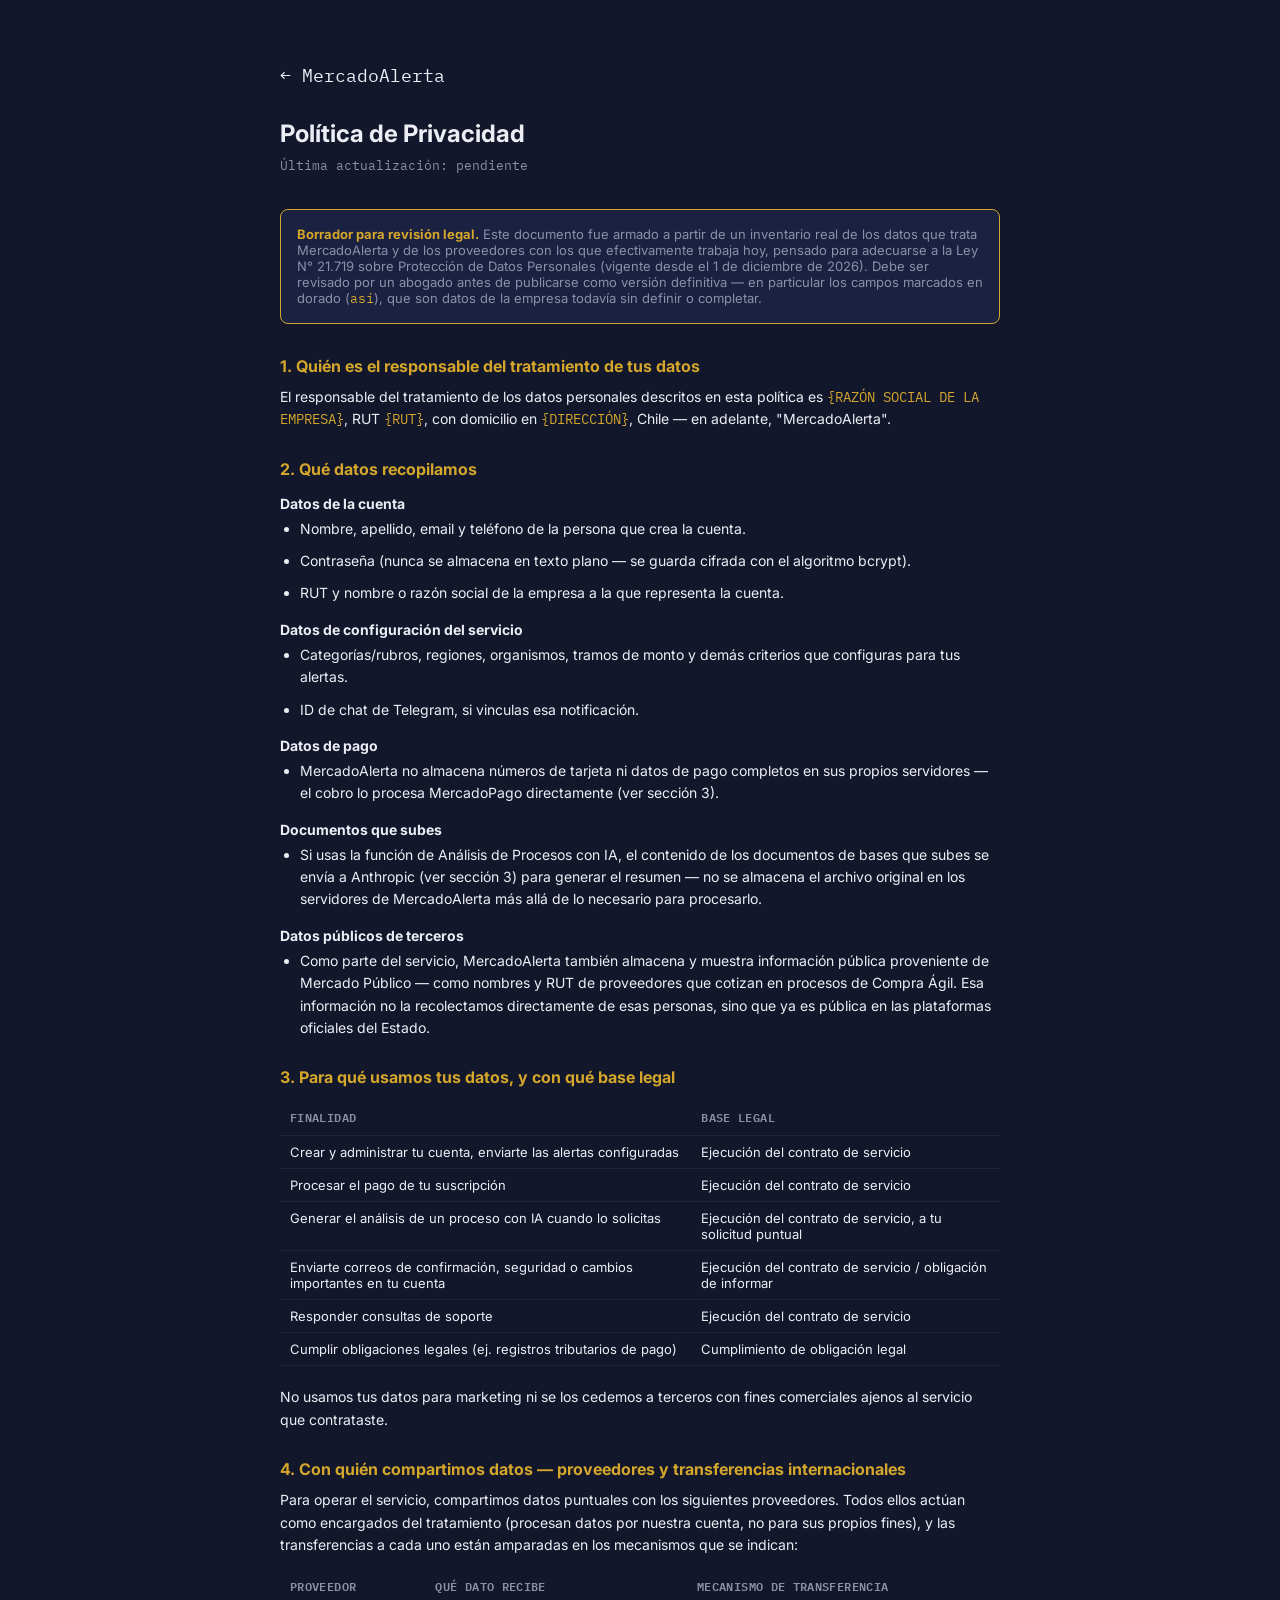
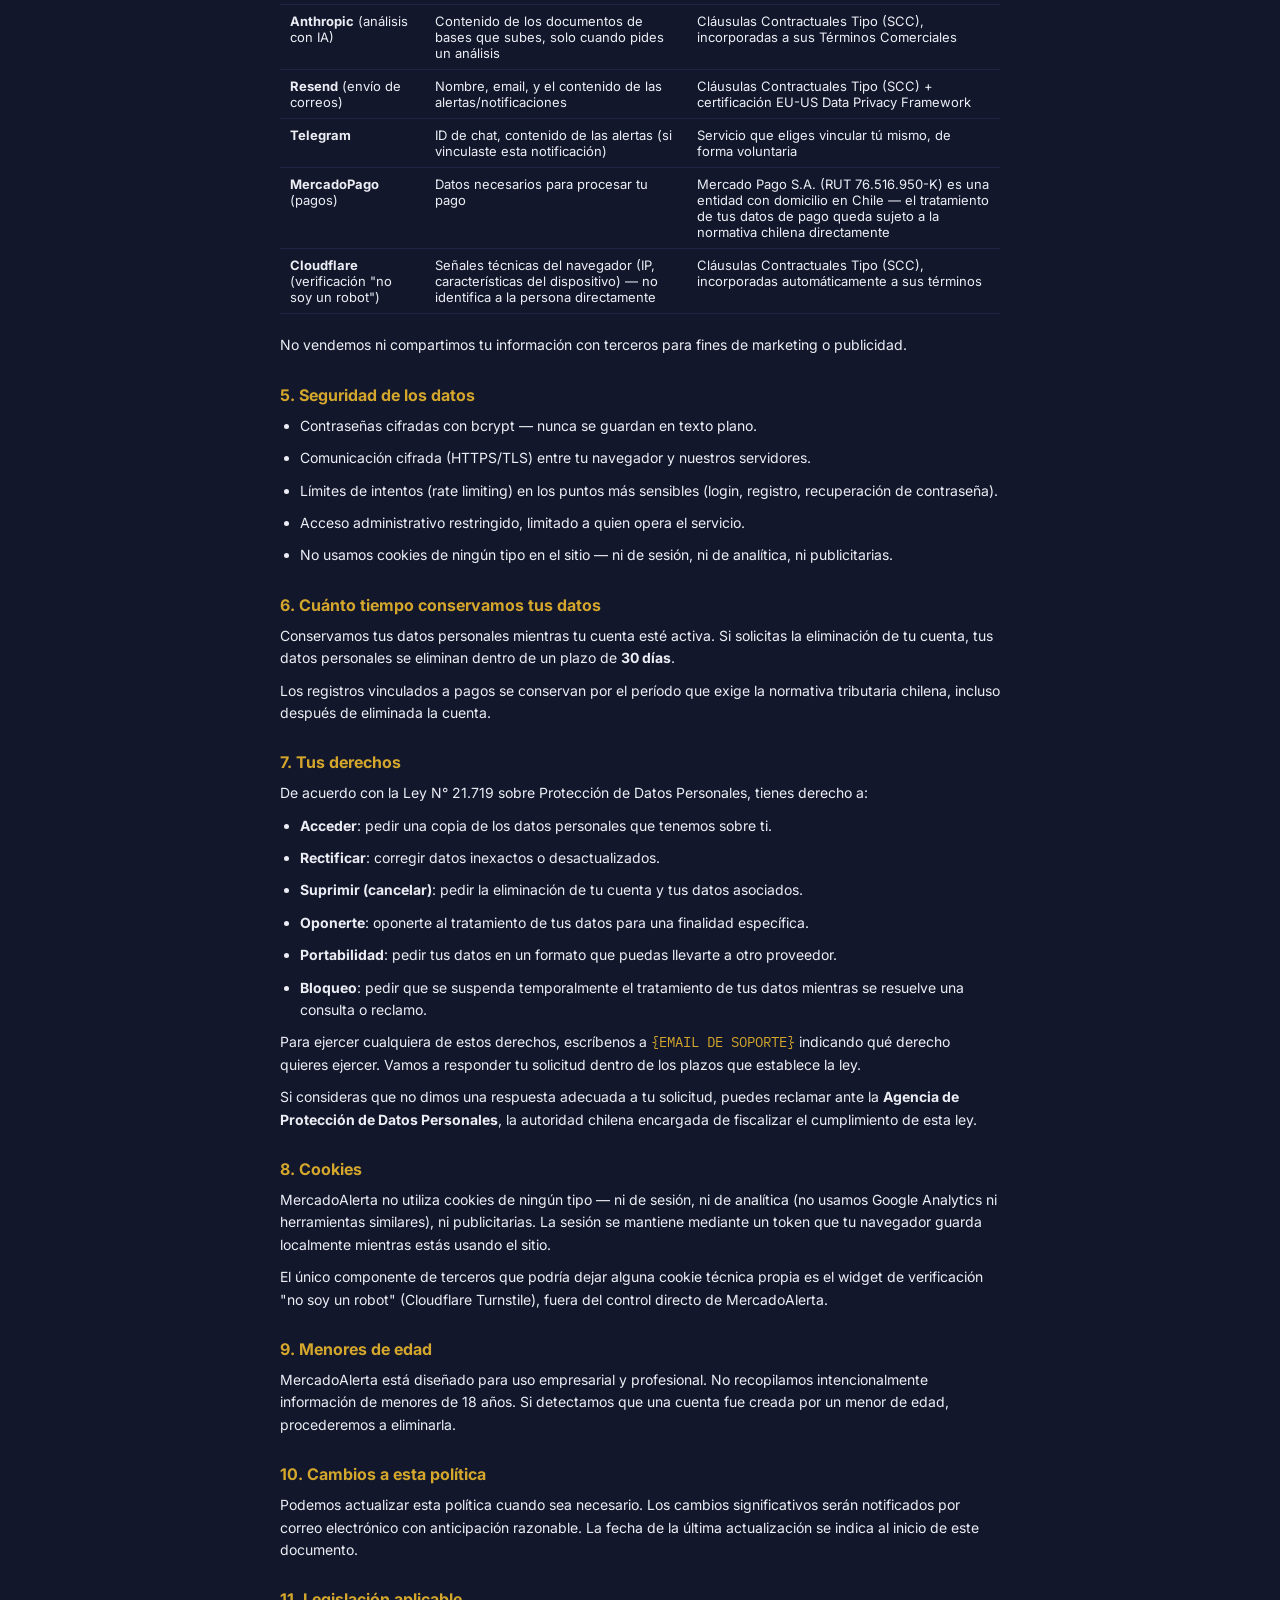
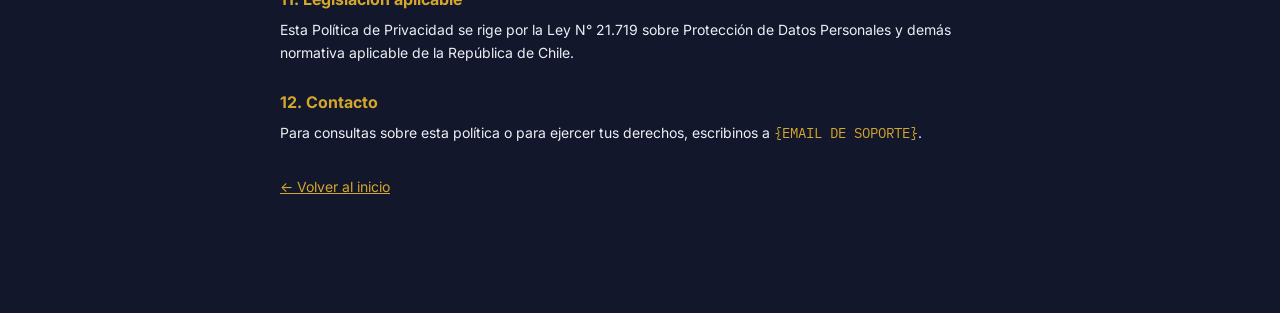
<file: politica-privacidad.html>
<!DOCTYPE html>
<html lang="es">
<head>
<meta charset="UTF-8">
<meta name="viewport" content="width=device-width, initial-scale=1.0">
<script src="js/clean-url.js"></script>
<title>Política de Privacidad — MercadoAlerta</title>
<meta name="robots" content="noindex, nofollow">
<meta name="theme-color" content="#12172B" id="theme-meta">
<link rel="preconnect" href="https://fonts.googleapis.com">
<link href="https://fonts.googleapis.com/css2?family=Inter:wght@400;500;600&family=IBM+Plex+Mono:wght@400;500&display=swap" rel="stylesheet">
<link rel="icon" type="image/svg+xml" href="/assets/mercadoalerta-icon.svg">
<style>
  :root {
    --bg: #12172B; --surface: #1B2140; --border: #3A427050;
    --text: #EDEEF5; --text-muted: #8B90A8; --gold: #D4A72C;
    --font-body: 'Inter', sans-serif; --font-mono: 'IBM Plex Mono', monospace;
  }
  * { margin: 0; padding: 0; box-sizing: border-box; }
  body { background: var(--bg); color: var(--text); font-family: var(--font-body); padding: 24px; }
  .wrap { max-width: 720px; margin: 0 auto; padding: 40px 0 80px; }
  .logo { font-family: var(--font-mono); font-size: 18px; margin-bottom: 32px; }
  .logo a { color: var(--text); text-decoration: none; }
  h1 { font-size: 24px; margin-bottom: 8px; }
  p.updated { color: var(--text-muted); font-size: 13px; margin-bottom: 32px; font-family: var(--font-mono); }
  h2 { font-size: 16px; margin: 28px 0 10px; color: var(--gold); }
  h3 { font-size: 14px; margin: 16px 0 6px; color: var(--text); }
  p, li { color: var(--text); font-size: 14px; line-height: 1.6; margin-bottom: 10px; }
  ul { padding-left: 20px; }
  table { width: 100%; border-collapse: collapse; margin: 12px 0 20px; font-size: 13px; }
  th, td { text-align: left; padding: 8px 10px; border-bottom: 1px solid var(--border); vertical-align: top; }
  th { color: var(--text-muted); font-weight: 600; font-family: var(--font-mono); font-size: 12px; text-transform: uppercase; letter-spacing: 0.03em; }
  .placeholder-notice {
    background: var(--surface); border: 1px solid var(--gold); border-radius: 8px;
    padding: 16px; font-size: 13px; color: var(--text-muted); margin-bottom: 32px;
  }
  .placeholder-notice strong { color: var(--gold); }
  .campo-pendiente { color: var(--gold); font-family: var(--font-mono); }
</style>
</head>
<body>
<div class="wrap">
  <div class="logo"><a href="landing-la6f3c.html">← MercadoAlerta</a></div>
  <h1>Política de Privacidad</h1>
  <p class="updated">Última actualización: pendiente</p>

  <div class="placeholder-notice">
    <strong>Borrador para revisión legal.</strong> Este documento fue armado a partir de un
    inventario real de los datos que trata MercadoAlerta y de los proveedores con los que
    efectivamente trabaja hoy, pensado para adecuarse a la Ley N° 21.719 sobre Protección de
    Datos Personales (vigente desde el 1 de diciembre de 2026). Debe ser revisado por un abogado
    antes de publicarse como versión definitiva — en particular los campos marcados en dorado
    (<span class="campo-pendiente">así</span>), que son datos de la empresa todavía sin definir
    o completar.
  </div>

  <h2>1. Quién es el responsable del tratamiento de tus datos</h2>
  <p>
    El responsable del tratamiento de los datos personales descritos en esta política es
    <span class="campo-pendiente">{RAZÓN SOCIAL DE LA EMPRESA}</span>, RUT
    <span class="campo-pendiente">{RUT}</span>, con domicilio en
    <span class="campo-pendiente">{DIRECCIÓN}</span>, Chile — en adelante, "MercadoAlerta".
  </p>

  <h2>2. Qué datos recopilamos</h2>
  <h3>Datos de la cuenta</h3>
  <ul>
    <li>Nombre, apellido, email y teléfono de la persona que crea la cuenta.</li>
    <li>Contraseña (nunca se almacena en texto plano — se guarda cifrada con el algoritmo bcrypt).</li>
    <li>RUT y nombre o razón social de la empresa a la que representa la cuenta.</li>
  </ul>
  <h3>Datos de configuración del servicio</h3>
  <ul>
    <li>Categorías/rubros, regiones, organismos, tramos de monto y demás criterios que configuras para tus alertas.</li>
    <li>ID de chat de Telegram, si vinculas esa notificación.</li>
  </ul>
  <h3>Datos de pago</h3>
  <ul>
    <li>MercadoAlerta no almacena números de tarjeta ni datos de pago completos en sus propios servidores — el cobro lo procesa MercadoPago directamente (ver sección 3).</li>
  </ul>
  <h3>Documentos que subes</h3>
  <ul>
    <li>Si usas la función de Análisis de Procesos con IA, el contenido de los documentos de bases que subes se envía a Anthropic (ver sección 3) para generar el resumen — no se almacena el archivo original en los servidores de MercadoAlerta más allá de lo necesario para procesarlo.</li>
  </ul>
  <h3>Datos públicos de terceros</h3>
  <ul>
    <li>Como parte del servicio, MercadoAlerta también almacena y muestra información pública proveniente de Mercado Público — como nombres y RUT de proveedores que cotizan en procesos de Compra Ágil. Esa información no la recolectamos directamente de esas personas, sino que ya es pública en las plataformas oficiales del Estado.</li>
  </ul>

  <h2>3. Para qué usamos tus datos, y con qué base legal</h2>
  <table>
    <tr><th>Finalidad</th><th>Base legal</th></tr>
    <tr><td>Crear y administrar tu cuenta, enviarte las alertas configuradas</td><td>Ejecución del contrato de servicio</td></tr>
    <tr><td>Procesar el pago de tu suscripción</td><td>Ejecución del contrato de servicio</td></tr>
    <tr><td>Generar el análisis de un proceso con IA cuando lo solicitas</td><td>Ejecución del contrato de servicio, a tu solicitud puntual</td></tr>
    <tr><td>Enviarte correos de confirmación, seguridad o cambios importantes en tu cuenta</td><td>Ejecución del contrato de servicio / obligación de informar</td></tr>
    <tr><td>Responder consultas de soporte</td><td>Ejecución del contrato de servicio</td></tr>
    <tr><td>Cumplir obligaciones legales (ej. registros tributarios de pago)</td><td>Cumplimiento de obligación legal</td></tr>
  </table>
  <p>No usamos tus datos para marketing ni se los cedemos a terceros con fines comerciales ajenos al servicio que contrataste.</p>

  <h2>4. Con quién compartimos datos — proveedores y transferencias internacionales</h2>
  <p>Para operar el servicio, compartimos datos puntuales con los siguientes proveedores. Todos ellos actúan como encargados del tratamiento (procesan datos por nuestra cuenta, no para sus propios fines), y las transferencias a cada uno están amparadas en los mecanismos que se indican:</p>
  <table>
    <tr><th>Proveedor</th><th>Qué dato recibe</th><th>Mecanismo de transferencia</th></tr>
    <tr><td><strong>Anthropic</strong> (análisis con IA)</td><td>Contenido de los documentos de bases que subes, solo cuando pides un análisis</td><td>Cláusulas Contractuales Tipo (SCC), incorporadas a sus Términos Comerciales</td></tr>
    <tr><td><strong>Resend</strong> (envío de correos)</td><td>Nombre, email, y el contenido de las alertas/notificaciones</td><td>Cláusulas Contractuales Tipo (SCC) + certificación EU-US Data Privacy Framework</td></tr>
    <tr><td><strong>Telegram</strong></td><td>ID de chat, contenido de las alertas (si vinculaste esta notificación)</td><td>Servicio que eliges vincular tú mismo, de forma voluntaria</td></tr>
    <tr><td><strong>MercadoPago</strong> (pagos)</td><td>Datos necesarios para procesar tu pago</td><td>Mercado Pago S.A. (RUT 76.516.950-K) es una entidad con domicilio en Chile — el tratamiento de tus datos de pago queda sujeto a la normativa chilena directamente</td></tr>
    <tr><td><strong>Cloudflare</strong> (verificación "no soy un robot")</td><td>Señales técnicas del navegador (IP, características del dispositivo) — no identifica a la persona directamente</td><td>Cláusulas Contractuales Tipo (SCC), incorporadas automáticamente a sus términos</td></tr>
  </table>
  <p>No vendemos ni compartimos tu información con terceros para fines de marketing o publicidad.</p>

  <h2>5. Seguridad de los datos</h2>
  <ul>
    <li>Contraseñas cifradas con bcrypt — nunca se guardan en texto plano.</li>
    <li>Comunicación cifrada (HTTPS/TLS) entre tu navegador y nuestros servidores.</li>
    <li>Límites de intentos (rate limiting) en los puntos más sensibles (login, registro, recuperación de contraseña).</li>
    <li>Acceso administrativo restringido, limitado a quien opera el servicio.</li>
    <li>No usamos cookies de ningún tipo en el sitio — ni de sesión, ni de analítica, ni publicitarias.</li>
  </ul>

  <h2>6. Cuánto tiempo conservamos tus datos</h2>
  <p>Conservamos tus datos personales mientras tu cuenta esté activa. Si solicitas la eliminación de tu cuenta, tus datos personales se eliminan dentro de un plazo de <strong>30 días</strong>.</p>
  <p>Los registros vinculados a pagos se conservan por el período que exige la normativa tributaria chilena, incluso después de eliminada la cuenta.</p>

  <h2>7. Tus derechos</h2>
  <p>De acuerdo con la Ley N° 21.719 sobre Protección de Datos Personales, tienes derecho a:</p>
  <ul>
    <li><strong>Acceder</strong>: pedir una copia de los datos personales que tenemos sobre ti.</li>
    <li><strong>Rectificar</strong>: corregir datos inexactos o desactualizados.</li>
    <li><strong>Suprimir (cancelar)</strong>: pedir la eliminación de tu cuenta y tus datos asociados.</li>
    <li><strong>Oponerte</strong>: oponerte al tratamiento de tus datos para una finalidad específica.</li>
    <li><strong>Portabilidad</strong>: pedir tus datos en un formato que puedas llevarte a otro proveedor.</li>
    <li><strong>Bloqueo</strong>: pedir que se suspenda temporalmente el tratamiento de tus datos mientras se resuelve una consulta o reclamo.</li>
  </ul>
  <p>Para ejercer cualquiera de estos derechos, escríbenos a <span class="campo-pendiente">{EMAIL DE SOPORTE}</span> indicando qué derecho quieres ejercer. Vamos a responder tu solicitud dentro de los plazos que establece la ley.</p>
  <p>Si consideras que no dimos una respuesta adecuada a tu solicitud, puedes reclamar ante la <strong>Agencia de Protección de Datos Personales</strong>, la autoridad chilena encargada de fiscalizar el cumplimiento de esta ley.</p>

  <h2>8. Cookies</h2>
  <p>MercadoAlerta no utiliza cookies de ningún tipo — ni de sesión, ni de analítica (no usamos Google Analytics ni herramientas similares), ni publicitarias. La sesión se mantiene mediante un token que tu navegador guarda localmente mientras estás usando el sitio.</p>
  <p>El único componente de terceros que podría dejar alguna cookie técnica propia es el widget de verificación "no soy un robot" (Cloudflare Turnstile), fuera del control directo de MercadoAlerta.</p>

  <h2>9. Menores de edad</h2>
  <p>MercadoAlerta está diseñado para uso empresarial y profesional. No recopilamos intencionalmente información de menores de 18 años. Si detectamos que una cuenta fue creada por un menor de edad, procederemos a eliminarla.</p>

  <h2>10. Cambios a esta política</h2>
  <p>Podemos actualizar esta política cuando sea necesario. Los cambios significativos serán notificados por correo electrónico con anticipación razonable. La fecha de la última actualización se indica al inicio de este documento.</p>

  <h2>11. Legislación aplicable</h2>
  <p>Esta Política de Privacidad se rige por la Ley N° 21.719 sobre Protección de Datos Personales y demás normativa aplicable de la República de Chile.</p>

  <h2>12. Contacto</h2>
  <p>Para consultas sobre esta política o para ejercer tus derechos, escribinos a <span class="campo-pendiente">{EMAIL DE SOPORTE}</span>.</p>

  <p style="margin-top: 32px;"><a href="landing-la6f3c.html" style="color: var(--gold);">← Volver al inicio</a></p>
</div>
</body>
</html>
</file>
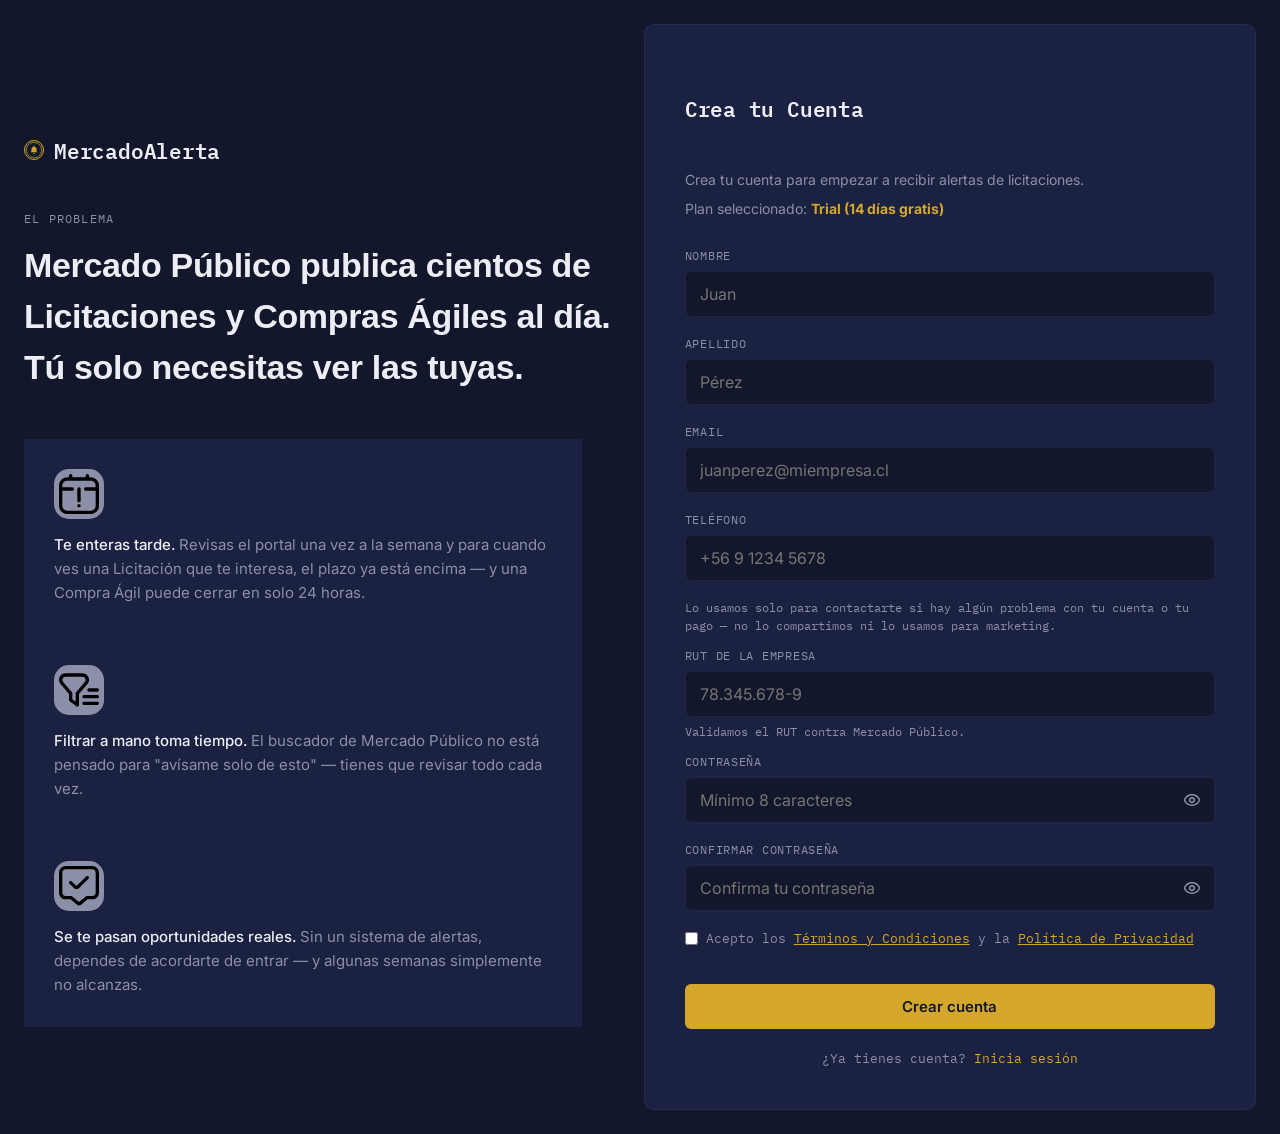
<file: register.html>
<!DOCTYPE html>
<html lang="es">
<head>
<meta charset="UTF-8">
<meta name="viewport" content="width=device-width, initial-scale=1.0">
<script src="js/clean-url.js"></script>
<title>Crear cuenta — MercadoAlerta</title>
<meta name="robots" content="noindex, nofollow">
<meta name="theme-color" content="#12172B" id="theme-meta"> 
<link rel="preconnect" href="https://fonts.googleapis.com">
<link href="https://fonts.googleapis.com/css2?family=Fraunces:opsz,wght@9..144,600&family=Inter:wght@400;500;600&family=IBM+Plex+Mono:wght@400;500&display=swap" rel="stylesheet">
<link rel="stylesheet" href="css/login.css">
<link rel="stylesheet" href="css/index.css">
<link rel="icon" type="image/svg+xml" href="/assets/mercadoalerta-icon.svg">
<script src="https://challenges.cloudflare.com/turnstile/v0/api.js" async defer></script>

</head>
<body>

<div class="hero-content-register">
    <a href="index.html" class="logo"><img src="/assets/mercadoalerta-icon.svg" class="logo-seal"/>MercadoAlerta</a>

    <div class="section-head">
      <div class="section-eyebrow">El problema</div>
      <h2>Mercado Público publica cientos de Licitaciones y Compras Ágiles al día.</h2>
      <h2>Tú solo necesitas ver las tuyas.</h2>
    </div>
    <div class="problem-grid-2">
      <div class="problem-card" style="width: 90%;">
        <div class="mark"><div class="icon"><img src="/assets/icons/calendario-exclamacion.svg" class="icon-desc"></img></div></div>
        <p><strong>Te enteras tarde.</strong> Revisas el portal una vez a la semana y para cuando ves una Licitación que te interesa, el plazo ya está encima — y una Compra Ágil puede cerrar en solo 24 horas.</p>
      </div>
      <div class="problem-card" style="width: 90%;">
        <div class="mark"><div class="icon"><img src="/assets/icons/lista-de-filtros.svg" class="icon-desc"></img></div></div>
        <p><strong>Filtrar a mano toma tiempo.</strong> El buscador de Mercado Público no está pensado para "avísame solo de esto" — tienes que revisar todo cada vez.</p>
      </div>
      <div class="problem-card" style="width: 90%;">
        <div class="mark"><div class="icon"><img src="/assets/icons/comenta-alt-check.svg" class="icon-desc"></img></div></div>
        <p><strong>Se te pasan oportunidades reales.</strong> Sin un sistema de alertas, dependes de acordarte de entrar — y algunas semanas simplemente no alcanzas.</p>
      </div>
    </div>
  </div>

<div class="card-register">
  <div class="logo">Crea tu Cuenta</div>
  <p class="sub">Crea tu cuenta para empezar a recibir alertas de licitaciones.</p>
  <p class="sub" style="margin-top: -20px;">Plan seleccionado: <strong id="planSeleccionado" style="color: var(--gold);">Trial</strong></p>

  <form id="registerForm">
    <label for="nombre">Nombre</label>
    <input type="text" id="nombre" placeholder="Juan" required>

    <label for="apellido">Apellido</label>
    <input type="text" id="apellido" placeholder="Pérez" required>

    <label for="email">Email</label>
    <input type="email" id="email" placeholder="juanperez@miempresa.cl" required>

    <label for="telefono">Teléfono</label>
    <input type="tel" id="telefono" placeholder="+56 9 1234 5678" required>
    <div class="field-hint" id="telefonoHint"></div>
    <div class="field-hint visible" id="telefonoAyuda" style="color: var(--text-muted);">Lo usamos solo para contactarte si hay algún problema con tu cuenta o tu pago — no lo compartimos ni lo usamos para marketing.</div>

    <label for="rutEmpresa">RUT de la empresa</label>
    <input type="text" id="rutEmpresa" placeholder="78.345.678-9" required>
    <div class="field-hint" id="rutEmpresaHint"></div>
    <div class="field-hint visible" id="rutEmpresaAyuda" style="color: var(--text-muted);">Validamos el RUT contra Mercado Público.</div>

    <label for="password">Contraseña</label>
    <div class="password-field">
      <input type="password" id="password" minlength="8" placeholder="Mínimo 8 caracteres" required>
      <button type="button" id="togglePassword" class="toggle-password" aria-label="Mostrar contraseña" aria-pressed="false" data-target="password">
        <svg xmlns="http://www.w3.org/2000/svg" width="18" height="18" viewBox="0 0 24 24" fill="none" stroke="currentColor" stroke-width="2" stroke-linecap="round" stroke-linejoin="round" class="icon-eye" aria-hidden="true"><path d="M2.062 12.348a1 1 0 0 1 0-.696 10.75 10.75 0 0 1 19.876 0 1 1 0 0 1 0 .696 10.75 10.75 0 0 1-19.876 0"></path><circle cx="12" cy="12" r="3"></circle></svg>
        <svg xmlns="http://www.w3.org/2000/svg" width="18" height="18" viewBox="0 0 24 24" fill="none" stroke="currentColor" stroke-width="2" stroke-linecap="round" stroke-linejoin="round" class="icon-eye-off" aria-hidden="true" style="display:none;"><path d="M10.733 5.076a10.744 10.744 0 0 1 11.205 6.575 1 1 0 0 1 0 .696 10.747 10.747 0 0 1-1.444 2.49"></path><path d="M14.084 14.158a3 3 0 0 1-4.242-4.242"></path><path d="M17.479 17.499a10.75 10.75 0 0 1-15.417-5.151 1 1 0 0 1 0-.696 10.75 10.75 0 0 1 4.446-5.143"></path><path d="m2 2 20 20"></path></svg>
      </button>
    </div>

    <label for="passwordConfirm">Confirmar contraseña</label>
    <div class="password-field">
      <input type="password" id="passwordConfirm" minlength="8" placeholder="Confirma tu contraseña" required>
      <button type="button" id="togglePasswordConfirm" class="toggle-password" aria-label="Mostrar contraseña" aria-pressed="false" data-target="passwordConfirm">
        <svg xmlns="http://www.w3.org/2000/svg" width="18" height="18" viewBox="0 0 24 24" fill="none" stroke="currentColor" stroke-width="2" stroke-linecap="round" stroke-linejoin="round" class="icon-eye" aria-hidden="true"><path d="M2.062 12.348a1 1 0 0 1 0-.696 10.75 10.75 0 0 1 19.876 0 1 1 0 0 1 0 .696 10.75 10.75 0 0 1-19.876 0"></path><circle cx="12" cy="12" r="3"></circle></svg>
        <svg xmlns="http://www.w3.org/2000/svg" width="18" height="18" viewBox="0 0 24 24" fill="none" stroke="currentColor" stroke-width="2" stroke-linecap="round" stroke-linejoin="round" class="icon-eye-off" aria-hidden="true" style="display:none;"><path d="M10.733 5.076a10.744 10.744 0 0 1 11.205 6.575 1 1 0 0 1 0 .696 10.747 10.747 0 0 1-1.444 2.49"></path><path d="M14.084 14.158a3 3 0 0 1-4.242-4.242"></path><path d="M17.479 17.499a10.75 10.75 0 0 1-15.417-5.151 1 1 0 0 1 0-.696 10.75 10.75 0 0 1 4.446-5.143"></path><path d="m2 2 20 20"></path></svg>
      </button>
    </div>

    <label class="checkbox-row" for="aceptaTerminos">
      <input type="checkbox" id="aceptaTerminos" required>
      <span>Acepto los <a href="terminos.html" target="_blank" style="color: var(--gold);">Términos y Condiciones</a> y la <a href="politica-privacidad.html" target="_blank" style="color: var(--gold);">Política de Privacidad</a></span>
    </label>

    <div class="cf-turnstile" data-sitekey="0x4AAAAAADzjTvOcvm5sFsMU" style="margin-bottom: 18px;"></div>

    <button type="submit" id="submitBtn">Crear cuenta</button>
    <div class="error" id="errorMsg"></div>
    <div class="notice" id="noticeMsg"></div>
    <div id="reenviarConfirmacionBloque" style="display:none; margin-top: 10px; font-size: 13px; text-align: center; color: var(--text-muted);">
      ¿No te llegó el correo? <a href="#" id="reenviarConfirmacionLink" style="color: var(--gold);">Reenviar</a>
      <div class="notice" id="reenviarConfirmacionMsg" style="display:none; margin-top: 6px;"></div>
    </div>
  </form>

  <div class="footer-link">
    ¿Ya tienes cuenta? <a href="login.html">Inicia sesión</a>
  </div>
</div>

<script src="js/register.js"></script>

</body>
</html>
</file>
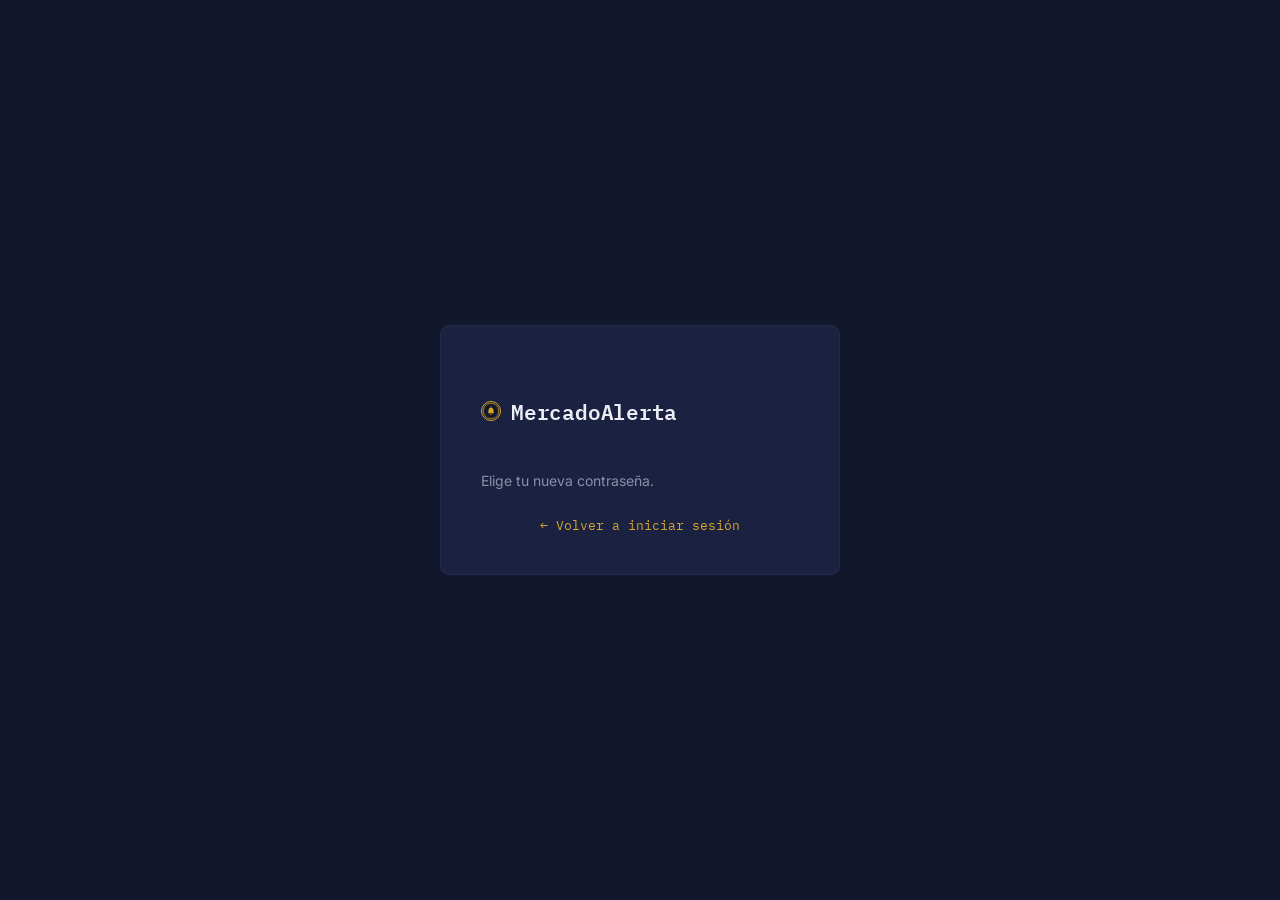
<file: reset-password.html>
<!DOCTYPE html>
<html lang="es">
<head>
<meta charset="UTF-8">
<meta name="viewport" content="width=device-width, initial-scale=1.0">
<script src="js/clean-url.js"></script>
<title>Elegir nueva contraseña — MercadoAlerta</title>
<meta name="robots" content="noindex, nofollow">
<meta name="theme-color" content="#12172B" id="theme-meta"> 
<link rel="preconnect" href="https://fonts.googleapis.com">
<link href="https://fonts.googleapis.com/css2?family=Fraunces:opsz,wght@9..144,600&family=Inter:wght@400;500;600&family=IBM+Plex+Mono:wght@400;500&display=swap" rel="stylesheet">
<link rel="stylesheet" href="css/login.css">
<link rel="icon" type="image/svg+xml" href="/assets/mercadoalerta-icon.svg">

</head>
<body>

<div class="card">
  <div class="logo"><img src="/assets/mercadoalerta-icon.svg" class="logo-seal"/>MercadoAlerta</div>
  <p class="sub">Elige tu nueva contraseña.</p>

  <form id="resetForm">
    <label for="password">Nueva contraseña</label>
    <input type="password" id="password" minlength="8" required>

    <label for="passwordConfirm">Confirmar contraseña</label>
    <input type="password" id="passwordConfirm" minlength="8" required>

    <button type="submit" id="submitBtn">Guardar nueva contraseña</button>
    <div class="error" id="errorMsg"></div>
    <div class="notice" id="noticeMsg"></div>
  </form>

  <div class="footer-link">
    <a href="login.html">← Volver a iniciar sesión</a>
  </div>
</div>

<script src="js/reset-password.js"></script>

</body>
</html>
</file>
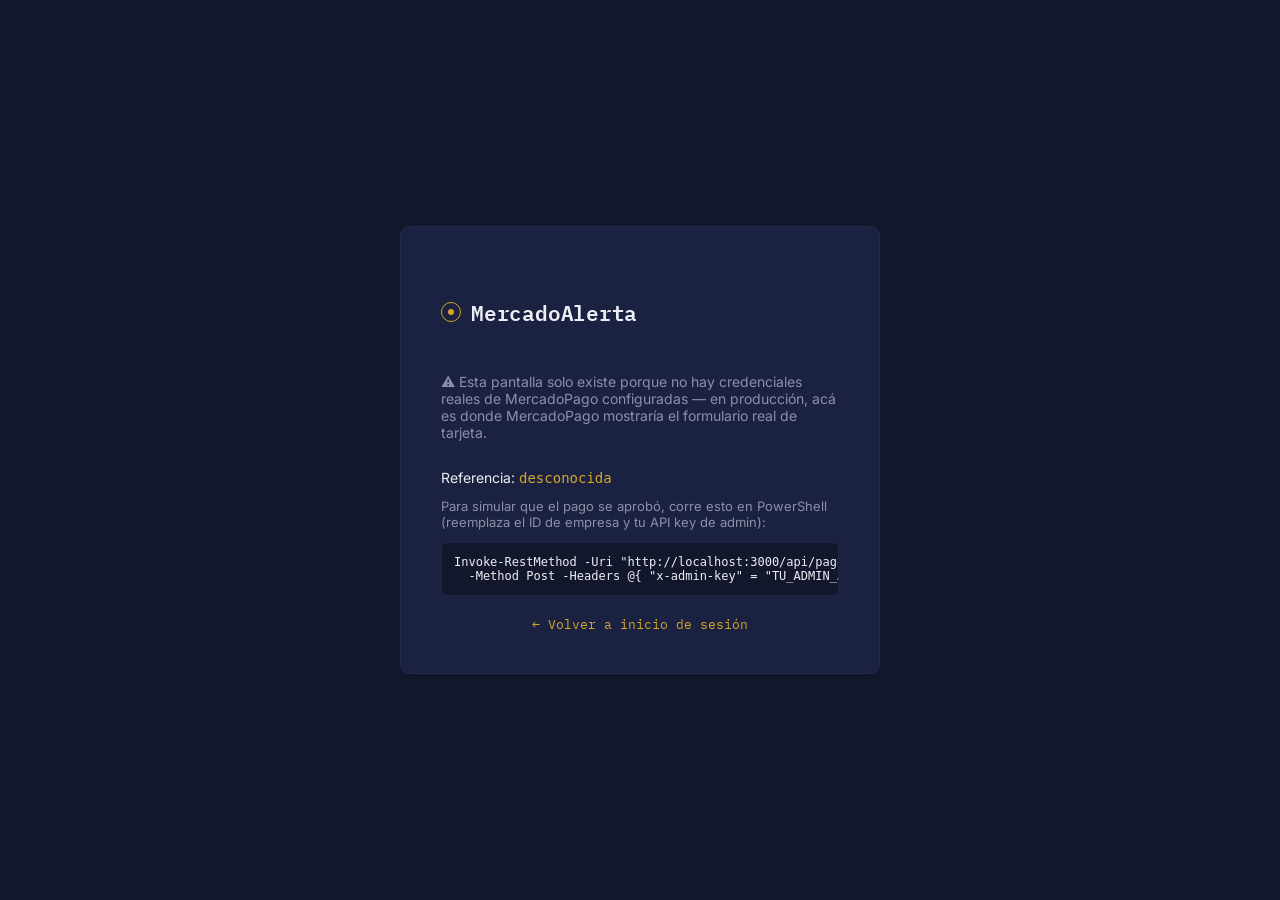
<file: simular-pago.html>
<!DOCTYPE html>
<html lang="es">
<head>
<meta charset="UTF-8">
<meta name="viewport" content="width=device-width, initial-scale=1.0">
<script src="js/clean-url.js"></script>
<title>Simular pago (solo desarrollo) — MercadoAlerta</title>
<meta name="robots" content="noindex, nofollow">
<meta name="theme-color" content="#12172B" id="theme-meta"> 
<link rel="preconnect" href="https://fonts.googleapis.com">
<link href="https://fonts.googleapis.com/css2?family=Fraunces:opsz,wght@9..144,600&family=Inter:wght@400;500;600&family=IBM+Plex+Mono:wght@400;500&display=swap" rel="stylesheet">
<link rel="stylesheet" href="css/login.css">
</head>
<body>

<div class="card" style="max-width: 480px;">
  <div class="logo"><span class="logo-seal"></span>MercadoAlerta</div>
  <p class="sub">⚠️ Esta pantalla solo existe porque no hay credenciales reales de MercadoPago configuradas — en producción, acá es donde MercadoPago mostraría el formulario real de tarjeta.</p>

  <p style="font-size: 14px; margin-bottom: 12px;">Referencia: <code id="referencia" style="color: var(--gold);"></code></p>

  <p style="font-size: 13px; color: var(--text-muted); margin-bottom: 12px;">
    Para simular que el pago se aprobó, corre esto en PowerShell (reemplaza el ID de empresa y tu API key de admin):
  </p>

  <pre style="background: var(--bg); border: 1px solid var(--border); border-radius: 6px; padding: 12px; font-size: 12px; overflow-x: auto; color: var(--text);" id="comando"></pre>

  <div class="footer-link">
    <a href="login.html">← Volver a inicio de sesión</a>
  </div>
</div>

<script>
  const referencia = new URLSearchParams(window.location.search).get('referencia') || 'desconocida';
  document.getElementById('referencia').textContent = referencia;

  // referencia tiene la forma "empresa-123"
  const empresaId = referencia.split('-')[1] || 'ID_EMPRESA';

  document.getElementById('comando').textContent =
`Invoke-RestMethod -Uri "http://localhost:3000/api/pagos/simular/${empresaId}" \`
  -Method Post -Headers @{ "x-admin-key" = "TU_ADMIN_API_KEY" }`;
</script>

</body>
</html>
</file>
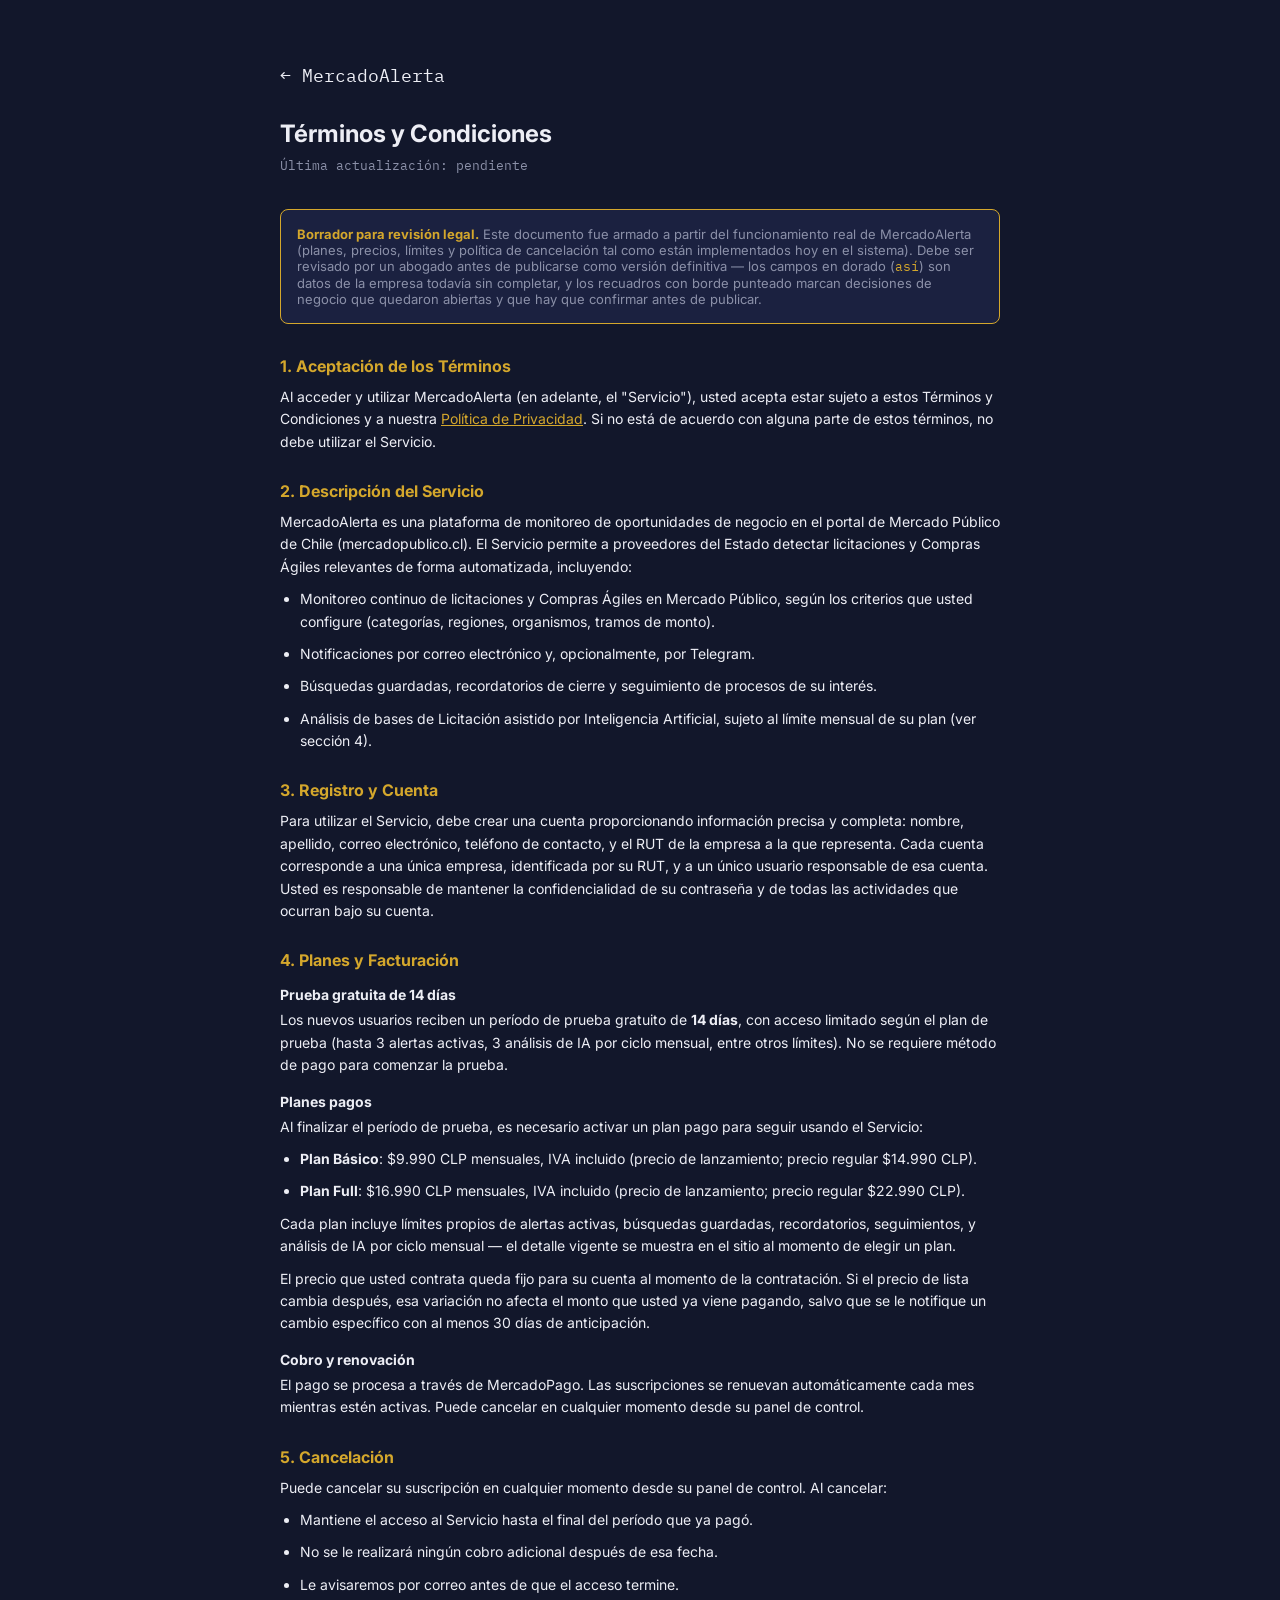
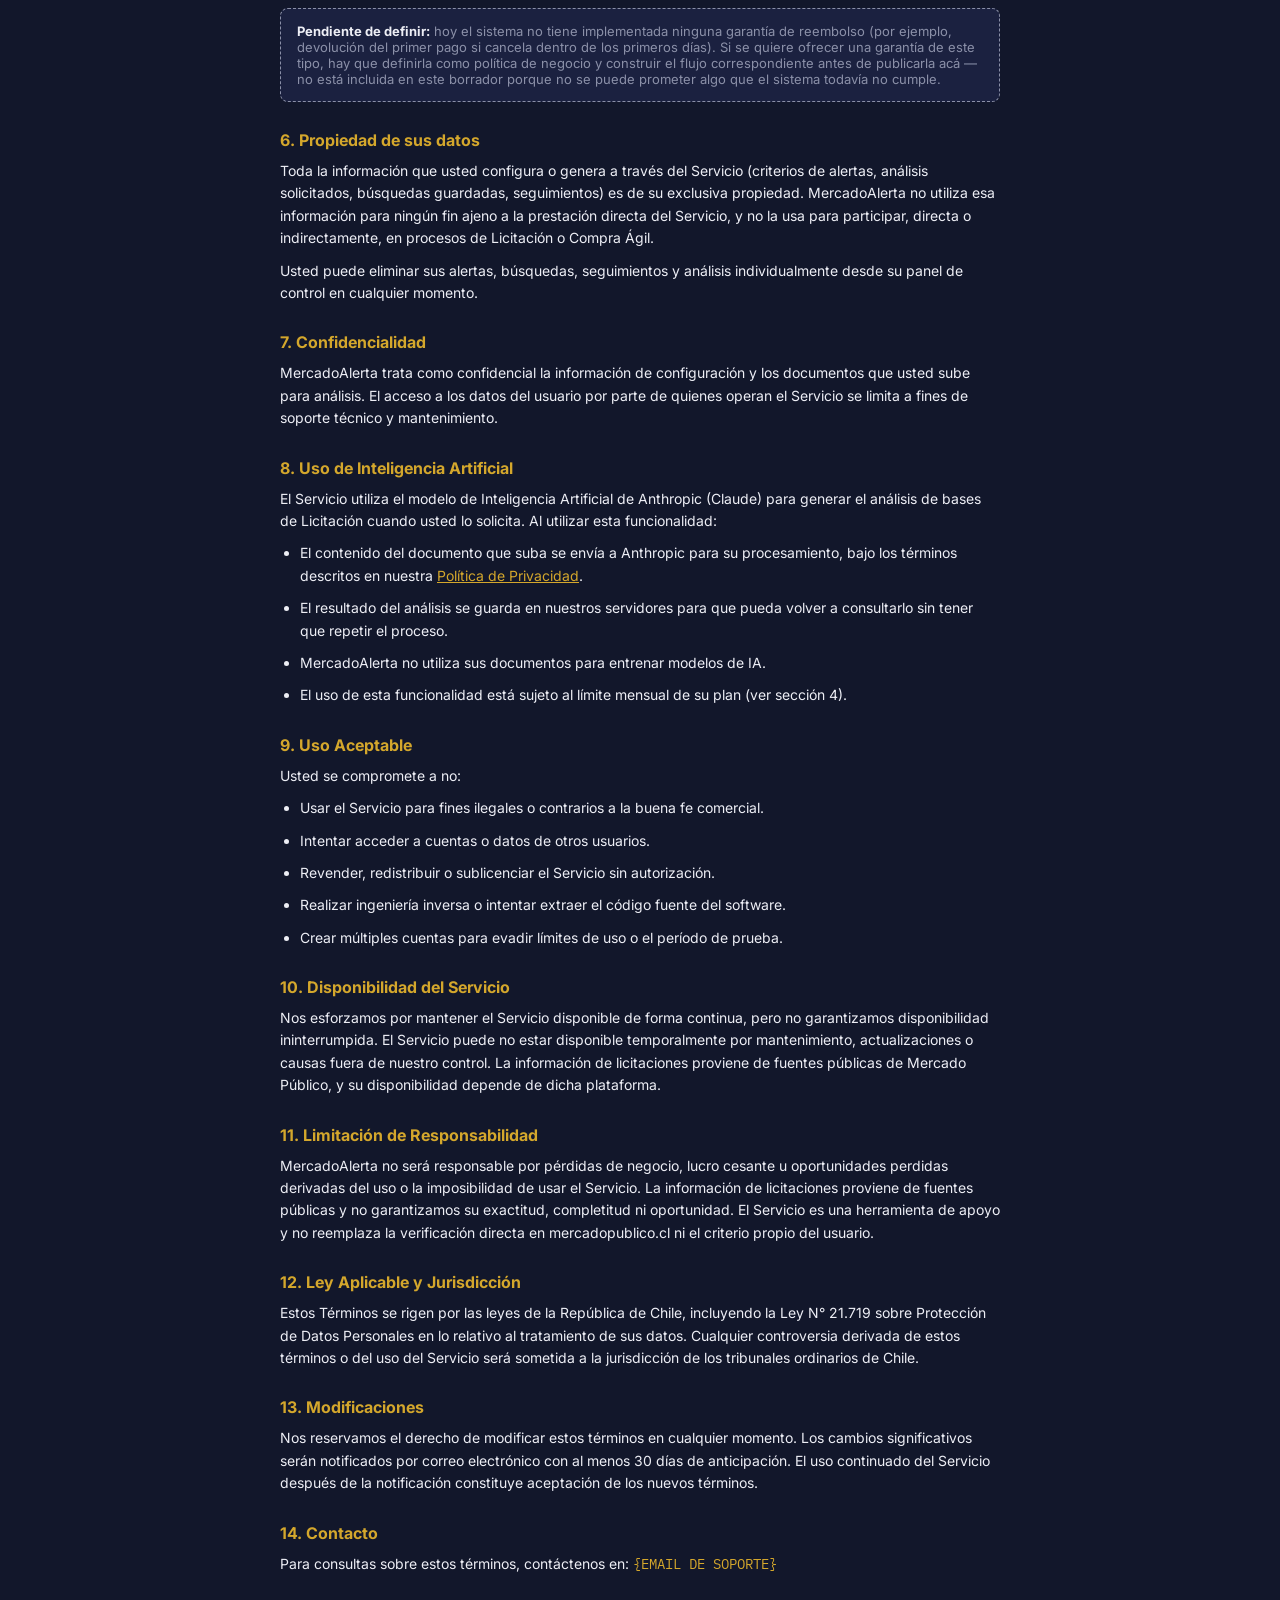
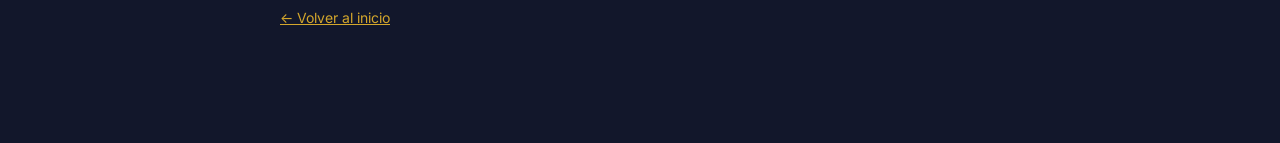
<file: terminos.html>
<!DOCTYPE html>
<html lang="es">
<head>
<meta charset="UTF-8">
<meta name="viewport" content="width=device-width, initial-scale=1.0">
<script src="js/clean-url.js"></script>
<title>Términos y Condiciones — MercadoAlerta</title>
<meta name="robots" content="noindex, nofollow">
<meta name="theme-color" content="#12172B" id="theme-meta">
<link rel="preconnect" href="https://fonts.googleapis.com">
<link href="https://fonts.googleapis.com/css2?family=Inter:wght@400;500;600&family=IBM+Plex+Mono:wght@400;500&display=swap" rel="stylesheet">
<link rel="icon" type="image/svg+xml" href="/assets/mercadoalerta-icon.svg">
<style>
  :root {
    --bg: #12172B; --surface: #1B2140; --border: #3A427050;
    --text: #EDEEF5; --text-muted: #8B90A8; --gold: #D4A72C;
    --font-body: 'Inter', sans-serif; --font-mono: 'IBM Plex Mono', monospace;
  }
  * { margin: 0; padding: 0; box-sizing: border-box; }
  body { background: var(--bg); color: var(--text); font-family: var(--font-body); padding: 24px; }
  .wrap { max-width: 720px; margin: 0 auto; padding: 40px 0 80px; }
  .logo { font-family: var(--font-mono); font-size: 18px; margin-bottom: 32px; }
  .logo a { color: var(--text); text-decoration: none; }
  h1 { font-size: 24px; margin-bottom: 8px; }
  p.updated { color: var(--text-muted); font-size: 13px; margin-bottom: 32px; font-family: var(--font-mono); }
  h2 { font-size: 16px; margin: 28px 0 10px; color: var(--gold); }
  h3 { font-size: 14px; margin: 16px 0 6px; color: var(--text); }
  p, li { color: var(--text); font-size: 14px; line-height: 1.6; margin-bottom: 10px; }
  ul { padding-left: 20px; }
  .placeholder-notice {
    background: var(--surface); border: 1px solid var(--gold); border-radius: 8px;
    padding: 16px; font-size: 13px; color: var(--text-muted); margin-bottom: 32px;
  }
  .placeholder-notice strong { color: var(--gold); }
  .campo-pendiente { color: var(--gold); font-family: var(--font-mono); }
  .pregunta-abierta {
    background: var(--surface); border: 1px dashed var(--text-muted); border-radius: 8px;
    padding: 14px 16px; font-size: 13px; color: var(--text-muted); margin: 12px 0 20px;
  }
  .pregunta-abierta strong { color: var(--text); }
</style>
</head>
<body>
<div class="wrap">
  <div class="logo"><a href="landing-la6f3c.html">← MercadoAlerta</a></div>
  <h1>Términos y Condiciones</h1>
  <p class="updated">Última actualización: pendiente</p>

  <div class="placeholder-notice">
    <strong>Borrador para revisión legal.</strong> Este documento fue armado a partir del
    funcionamiento real de MercadoAlerta (planes, precios, límites y política de cancelación
    tal como están implementados hoy en el sistema). Debe ser revisado por un abogado antes de
    publicarse como versión definitiva — los campos en dorado (<span class="campo-pendiente">así</span>)
    son datos de la empresa todavía sin completar, y los recuadros con borde punteado marcan
    decisiones de negocio que quedaron abiertas y que hay que confirmar antes de publicar.
  </div>

  <h2>1. Aceptación de los Términos</h2>
  <p>Al acceder y utilizar MercadoAlerta (en adelante, el "Servicio"), usted acepta estar sujeto a estos Términos y Condiciones y a nuestra <a href="politica-privacidad.html" style="color: var(--gold);">Política de Privacidad</a>. Si no está de acuerdo con alguna parte de estos términos, no debe utilizar el Servicio.</p>

  <h2>2. Descripción del Servicio</h2>
  <p>MercadoAlerta es una plataforma de monitoreo de oportunidades de negocio en el portal de Mercado Público de Chile (mercadopublico.cl). El Servicio permite a proveedores del Estado detectar licitaciones y Compras Ágiles relevantes de forma automatizada, incluyendo:</p>
  <ul>
    <li>Monitoreo continuo de licitaciones y Compras Ágiles en Mercado Público, según los criterios que usted configure (categorías, regiones, organismos, tramos de monto).</li>
    <li>Notificaciones por correo electrónico y, opcionalmente, por Telegram.</li>
    <li>Búsquedas guardadas, recordatorios de cierre y seguimiento de procesos de su interés.</li>
    <li>Análisis de bases de Licitación asistido por Inteligencia Artificial, sujeto al límite mensual de su plan (ver sección 4).</li>
  </ul>

  <h2>3. Registro y Cuenta</h2>
  <p>Para utilizar el Servicio, debe crear una cuenta proporcionando información precisa y completa: nombre, apellido, correo electrónico, teléfono de contacto, y el RUT de la empresa a la que representa. Cada cuenta corresponde a una única empresa, identificada por su RUT, y a un único usuario responsable de esa cuenta. Usted es responsable de mantener la confidencialidad de su contraseña y de todas las actividades que ocurran bajo su cuenta.</p>

  <h2>4. Planes y Facturación</h2>
  <h3>Prueba gratuita de 14 días</h3>
  <p>Los nuevos usuarios reciben un período de prueba gratuito de <strong>14 días</strong>, con acceso limitado según el plan de prueba (hasta 3 alertas activas, 3 análisis de IA por ciclo mensual, entre otros límites). No se requiere método de pago para comenzar la prueba.</p>
  <h3>Planes pagos</h3>
  <p>Al finalizar el período de prueba, es necesario activar un plan pago para seguir usando el Servicio:</p>
  <ul>
    <li><strong>Plan Básico</strong>: $9.990 CLP mensuales, IVA incluido (precio de lanzamiento; precio regular $14.990 CLP).</li>
    <li><strong>Plan Full</strong>: $16.990 CLP mensuales, IVA incluido (precio de lanzamiento; precio regular $22.990 CLP).</li>
  </ul>
  <p>Cada plan incluye límites propios de alertas activas, búsquedas guardadas, recordatorios, seguimientos, y análisis de IA por ciclo mensual — el detalle vigente se muestra en el sitio al momento de elegir un plan.</p>
  <p>El precio que usted contrata queda fijo para su cuenta al momento de la contratación. Si el precio de lista cambia después, esa variación no afecta el monto que usted ya viene pagando, salvo que se le notifique un cambio específico con al menos 30 días de anticipación.</p>
  <h3>Cobro y renovación</h3>
  <p>El pago se procesa a través de MercadoPago. Las suscripciones se renuevan automáticamente cada mes mientras estén activas. Puede cancelar en cualquier momento desde su panel de control.</p>

  <h2>5. Cancelación</h2>
  <p>Puede cancelar su suscripción en cualquier momento desde su panel de control. Al cancelar:</p>
  <ul>
    <li>Mantiene el acceso al Servicio hasta el final del período que ya pagó.</li>
    <li>No se le realizará ningún cobro adicional después de esa fecha.</li>
    <li>Le avisaremos por correo antes de que el acceso termine.</li>
  </ul>
  <div class="pregunta-abierta">
    <strong>Pendiente de definir:</strong> hoy el sistema no tiene implementada ninguna
    garantía de reembolso (por ejemplo, devolución del primer pago si cancela dentro de los
    primeros días). Si se quiere ofrecer una garantía de este tipo, hay que definirla como
    política de negocio y construir el flujo correspondiente antes de publicarla acá — no está
    incluida en este borrador porque no se puede prometer algo que el sistema todavía no cumple.
  </div>

  <h2>6. Propiedad de sus datos</h2>
  <p>Toda la información que usted configura o genera a través del Servicio (criterios de alertas, análisis solicitados, búsquedas guardadas, seguimientos) es de su exclusiva propiedad. MercadoAlerta no utiliza esa información para ningún fin ajeno a la prestación directa del Servicio, y no la usa para participar, directa o indirectamente, en procesos de Licitación o Compra Ágil.</p>
  <p>Usted puede eliminar sus alertas, búsquedas, seguimientos y análisis individualmente desde su panel de control en cualquier momento.</p>

  <h2>7. Confidencialidad</h2>
  <p>MercadoAlerta trata como confidencial la información de configuración y los documentos que usted sube para análisis. El acceso a los datos del usuario por parte de quienes operan el Servicio se limita a fines de soporte técnico y mantenimiento.</p>

  <h2>8. Uso de Inteligencia Artificial</h2>
  <p>El Servicio utiliza el modelo de Inteligencia Artificial de Anthropic (Claude) para generar el análisis de bases de Licitación cuando usted lo solicita. Al utilizar esta funcionalidad:</p>
  <ul>
    <li>El contenido del documento que suba se envía a Anthropic para su procesamiento, bajo los términos descritos en nuestra <a href="politica-privacidad.html" style="color: var(--gold);">Política de Privacidad</a>.</li>
    <li>El resultado del análisis se guarda en nuestros servidores para que pueda volver a consultarlo sin tener que repetir el proceso.</li>
    <li>MercadoAlerta no utiliza sus documentos para entrenar modelos de IA.</li>
    <li>El uso de esta funcionalidad está sujeto al límite mensual de su plan (ver sección 4).</li>
  </ul>

  <h2>9. Uso Aceptable</h2>
  <p>Usted se compromete a no:</p>
  <ul>
    <li>Usar el Servicio para fines ilegales o contrarios a la buena fe comercial.</li>
    <li>Intentar acceder a cuentas o datos de otros usuarios.</li>
    <li>Revender, redistribuir o sublicenciar el Servicio sin autorización.</li>
    <li>Realizar ingeniería inversa o intentar extraer el código fuente del software.</li>
    <li>Crear múltiples cuentas para evadir límites de uso o el período de prueba.</li>
  </ul>

  <h2>10. Disponibilidad del Servicio</h2>
  <p>Nos esforzamos por mantener el Servicio disponible de forma continua, pero no garantizamos disponibilidad ininterrumpida. El Servicio puede no estar disponible temporalmente por mantenimiento, actualizaciones o causas fuera de nuestro control. La información de licitaciones proviene de fuentes públicas de Mercado Público, y su disponibilidad depende de dicha plataforma.</p>

  <h2>11. Limitación de Responsabilidad</h2>
  <p>MercadoAlerta no será responsable por pérdidas de negocio, lucro cesante u oportunidades perdidas derivadas del uso o la imposibilidad de usar el Servicio. La información de licitaciones proviene de fuentes públicas y no garantizamos su exactitud, completitud ni oportunidad. El Servicio es una herramienta de apoyo y no reemplaza la verificación directa en mercadopublico.cl ni el criterio propio del usuario.</p>

  <h2>12. Ley Aplicable y Jurisdicción</h2>
  <p>Estos Términos se rigen por las leyes de la República de Chile, incluyendo la Ley N° 21.719 sobre Protección de Datos Personales en lo relativo al tratamiento de sus datos. Cualquier controversia derivada de estos términos o del uso del Servicio será sometida a la jurisdicción de los tribunales ordinarios de Chile.</p>

  <h2>13. Modificaciones</h2>
  <p>Nos reservamos el derecho de modificar estos términos en cualquier momento. Los cambios significativos serán notificados por correo electrónico con al menos 30 días de anticipación. El uso continuado del Servicio después de la notificación constituye aceptación de los nuevos términos.</p>

  <h2>14. Contacto</h2>
  <p>Para consultas sobre estos términos, contáctenos en: <span class="campo-pendiente">{EMAIL DE SOPORTE}</span></p>

  <p style="margin-top: 32px;"><a href="landing-la6f3c.html" style="color: var(--gold);">← Volver al inicio</a></p>
</div>
</body>
</html>
</file>
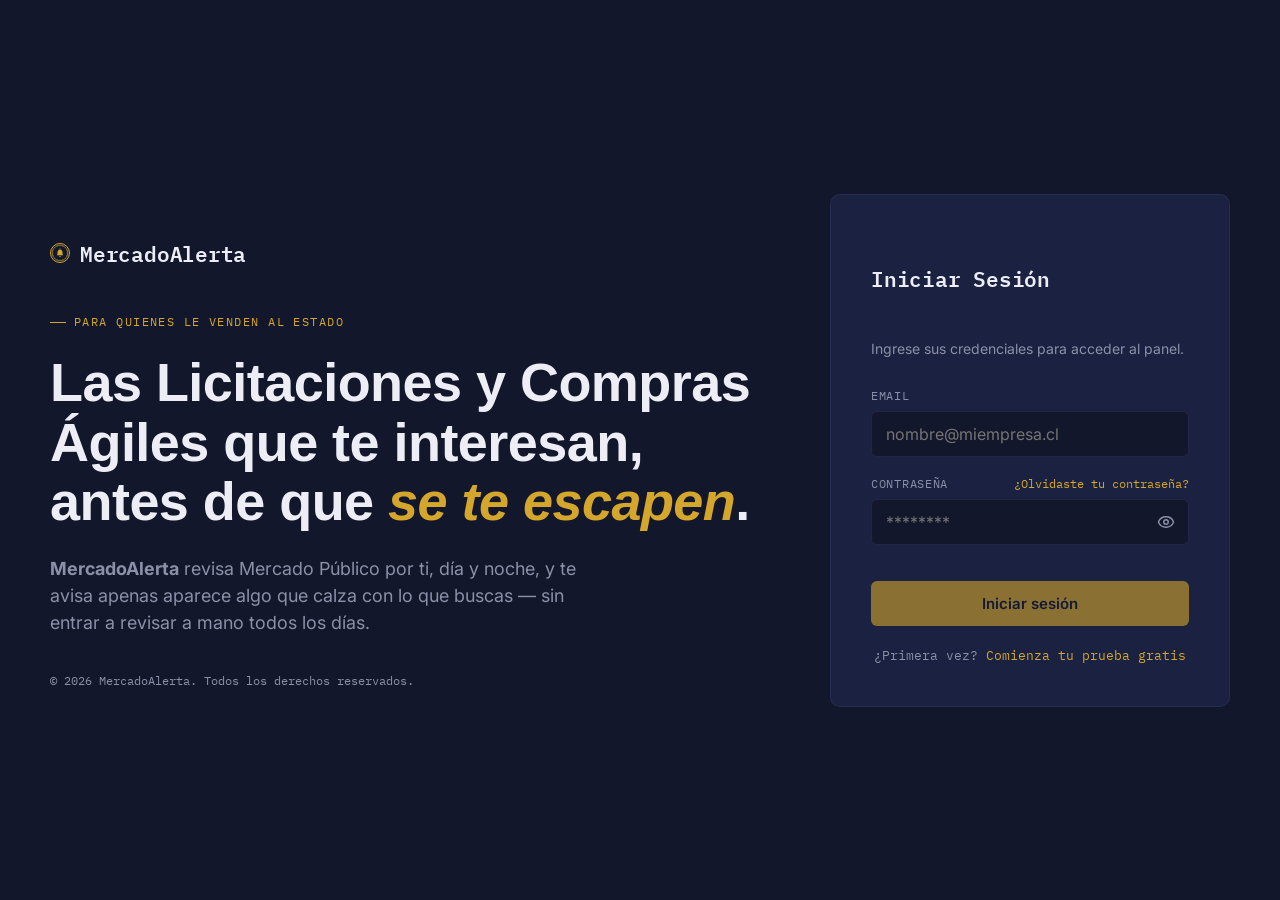
<file: trial-vencido.html>
<!DOCTYPE html>
<html lang="es">
<head>
<meta charset="UTF-8">
<meta name="viewport" content="width=device-width, initial-scale=1.0">
<script src="js/clean-url.js"></script>
<title>Tu prueba terminó — MercadoAlerta</title>
<meta name="robots" content="noindex, nofollow">
<meta name="theme-color" content="#12172B" id="theme-meta"> 
<link rel="preconnect" href="https://fonts.googleapis.com">
<link href="https://fonts.googleapis.com/css2?family=Fraunces:opsz,wght@9..144,600&family=Inter:wght@400;500;600&family=IBM+Plex+Mono:wght@400;500&display=swap" rel="stylesheet">
<link rel="stylesheet" href="css/login.css">
<link rel="stylesheet" href="css/index.css">
<link rel="icon" type="image/svg+xml" href="/assets/mercadoalerta-icon.svg">
</head>
<body>

<div class="card" id="trialVencidoCard">
  <div class="logo"><img src="/assets/mercadoalerta-icon.svg" class="logo-seal"/>MercadoAlerta</div>
  <p class="sub" id="trialVencidoTitulo">Tu período de prueba de 14 días terminó.</p>
  <p class="sub" id="trialVencidoTexto" style="margin-top: -20px; font-size: 13px;">
    Elige un plan para seguir recibiendo alertas. Todo lo que configuraste durante la
    prueba — alertas, búsquedas guardadas, recordatorios, pipeline — sigue guardado
    tal cual lo dejaste; apenas actives un plan, vuelves a tener acceso a todo, sin perder nada.
  </p>

  <div id="errorTrialVencido" class="error" style="display:none; margin-bottom: 16px;"></div>

  <div style="display: flex; gap: 10px; margin-bottom: 20px;">
    <button type="button" class="btn btn-ghost" id="btnElegirBasico" style="width: 100%;">Elegir Plan Básico</button>
    <button type="button" class="btn btn-primary" id="btnElegirFull" style="width: 100%;">Elegir Plan Full</button>
  </div>

  <div class="footer-link">
    <a href="#" id="cerrarSesionTrialVencido">← Volver</a>
  </div>
</div>

<script src="js/trial-vencido.js"></script>
</body>
</html>
</file>
<file: css/dashboard.css>
:root {
  --bg: #12172B;
  --surface: #1B2140;
  --surface-2: #232B4E;
  --border: #3A427050;
  --text: #EDEEF5;
  --text-muted: #8B90A8;
  --gold: #D4A72C;
  --gold-soft: #D4A72C22;
  --down: #3ECF8E;
  --down-soft: #3ECF8E25;
  --danger: #E8827A;
  --danger-soft: #E8827A22;
  /* Fondo de los "chips" cuadrados detrás de los íconos (sidebar, section-head,
     etc.) — DELIBERADAMENTE fijas, no cambian en [data-theme="light"]. Los
     íconos son <img> de un .svg sin fill propio (negro sólido por default,
     no se pueden recolorear vía CSS por ser <img>, no SVG inline) — el chip
     de atrás necesita quedarse siempre claro para que el negro se distinga,
     sin importar el tema de la página. Antes esto usaba var(--text)/
     var(--text-muted), que sí cambian por tema — con el tema claro esas
     variables se vuelven oscuras (para servir de color de TEXTO sobre fondo
     blanco) y el negro del ícono se perdía contra un chip también oscuro.
     Ver el hallazgo documentado al agregar el tema claro. */
  --icon-chip-bg: #8B90A8;
  --icon-chip-bg-active: #EDEEF5;
  --font-display: 'Arial', sans-serif;
  --font-body: 'Inter', sans-serif;
  --font-mono: 'IBM Plex Mono', monospace;
}

/**
 * Tema claro — elegible desde Mi Perfil (ver dashboard.js, aplicaTema()).
 * Se activa poniendo data-theme="light" en <html> (no en :root porque
 * necesita ganarle en especificidad a los valores de arriba). El atributo
 * se setea lo antes posible, con un script inline en el <head> ANTES de
 * cargar este CSS, para que no haya parpadeo del tema oscuro antes de
 * aplicar el claro (ver dashboard.html/admin.html).
 *
 * gold/down/danger quedan más oscuros que en el tema oscuro — son los
 * mismos colores de marca, pero el original está calibrado para leerse
 * bien como texto sobre fondo oscuro; sobre blanco pierden contraste (por
 * ejemplo se usan como color de texto en .stat-tile-value, .sidebar-link.active,
 * links de tabla). *-soft se dejan igual: son fondos translúcidos de tinte,
 * no texto, así que no tienen el mismo problema de contraste.
 */
[data-theme="light"] {
  --bg: #F4F5FA;
  --surface: #FFFFFF;
  --surface-2: #ECEEF6;
  --border: #D9DCE8;
  --text: #1B2140;
  --text-muted: #666C88;
  --gold: #9C7A1D;
  --down: #1F9D68;
  --danger: #C65C50;
  --icon-chip-bg: #edeef544;
  --icon-chip-bg-active: #9fa0aa6c;
}
* { margin: 0; padding: 0; box-sizing: border-box; }
body {
  background: var(--bg); color: var(--text); font-family: var(--font-body);
  -webkit-font-smoothing: antialiased;
}
a { color: inherit; }
.wrap { display: flex; align-items: flex-start; }

/* --- Sidebar --- */
.sidebar {
  position: fixed; top: 0; left: 0; bottom: 0; width: 224px;
  display: flex; flex-direction: column;
  padding: 24px 16px; border-right: 1px solid var(--border);
  overflow-y: auto; flex-shrink: 0;
}
.logo {
  font-weight: 600;
  letter-spacing: -0.01em;
  display: flex; align-items: center; gap: 10px;
  font-family: var(--font-mono); font-size: 18px; color: var(--text);
  padding: 4px 8px 4px; text-align: left;
  padding-bottom: 20px
}
.logo-seal {
  width: 20px; height: 20px; border-radius: 50%;
  border: 1.5px solid var(--gold);
  display: flex; align-items: center; justify-content: center;
  flex-shrink: 0;
}
.logo-seal::after { content: ''; width: 5px; height: 5px; border-radius: 50%; background: var(--gold); }
.sidebar-user {
  font-family: var(--font-mono); font-size: 12px; color: var(--text-muted);
  padding: 4px 8px 20px; border-bottom: 1px solid var(--border); margin-bottom: 16px;
}
.sidebar-nav { flex: 1; display: flex; flex-direction: column; gap: 2px; border-top: 1px solid var(--border); padding-top: 12px; }
.sidebar-bottom { display: flex; flex-direction: column; gap: 2px; border-top: 1px solid var(--border); padding-top: 12px; margin-top: 12px; position: relative; }

.sidebar-user-trigger {
  display: flex; align-items: center; gap: 10px; width: 100%;
  background: none; border: none; cursor: pointer; padding: 8px; border-radius: 8px;
  text-align: left; color: var(--text);
}
.sidebar-user-trigger:hover { background: var(--surface-2); }
.sidebar-user-info { min-width: 0; flex: 1; }
.sidebar-user-name { font-size: 13px; font-weight: 600; overflow: hidden; text-overflow: ellipsis; white-space: nowrap; }
.sidebar-user-email { font-family: var(--font-mono); font-size: 11px; color: var(--text-muted); overflow: hidden; text-overflow: ellipsis; white-space: nowrap; }

/* Se abre hacia ARRIBA (bottom: 100%) porque el disparador está pegado al
   fondo del sidebar — hacia abajo se saldría de la pantalla. Mismo patrón
   visual que .topbar-menu (mobile), pero anclado distinto. */
.sidebar-menu {
  display: none; position: absolute; bottom: 100%; left: 0; right: 0; margin-bottom: 8px;
  background: var(--surface); border: 1px solid var(--border); border-radius: 10px;
  box-shadow: 0 8px 24px #00000055; overflow: hidden; z-index: 60;
}

.sidebar-menu.open { display: grid; }
.sidebar-menu .sidebar-link { 
  display: flex; align-items: center; gap: 10px;
  background: none; border: none; color: var(--text-muted); text-align: left;
  font-family: var(--font-body); font-size: 12px; font-weight: 500;
  padding: 10px 10px; border-radius: 6px; cursor: pointer;
  transition: color 0.15s ease, background 0.15s ease; 
}
.sidebar-menu .sidebar-link:hover { color: var(--text); background: var(--surface-2); }
.sidebar-menu .sidebar-link.active .icon { background-color: var(--icon-chip-bg-active); }
.sidebar-menu .sidebar-link .icon:hover { background-color: var(--icon-chip-bg-active); }

.sidebar-link {
  display: flex; align-items: center; gap: 10px;
  background: none; border: none; color: var(--text-muted); text-align: left;
  font-family: var(--font-body); font-size: 12px; font-weight: 500;
  padding: 10px 10px; border-radius: 6px; cursor: pointer;
  transition: color 0.15s ease, background 0.15s ease;
}
.sidebar-link-icon { font-size: 15px; flex-shrink: 0; }
.sidebar-link:hover { color: var(--text); background: var(--surface); }
.sidebar-link.active { color: var(--gold); background: var(--gold-soft); }

.sidebar-nav .sidebar-link.active .icon { background-color: var(--icon-chip-bg-active); }
.sidebar-nav .sidebar-link .icon:hover { background-color: var(--icon-chip-bg-active); }

/* --- Main --- */
.main { flex: 1; min-width: 0; margin-left: 224px; max-width: 960px; padding: 24px 24px 80px; }
/* Mi Perfil: sin tope de ancho, para que la card se centre en el espacio visible real (no en la columna de 960px) */
.main:has(#secCuenta.active) { max-width: none; }

/* --- Mobile: top identity bar + bottom tab bar (hidden on desktop) --- */
.topbar-mobile, .bottombar-mobile { display: none; }

.topbar-mobile {
  position: fixed; top: 0; left: 0; right: 0; height: 56px; z-index: 50;
  align-items: center; justify-content: space-between;
  padding: 0 16px; background: var(--surface); border-bottom: 1px solid var(--border);
}
.topbar-mobile .logo { padding: 0; font-size: 15px; }
.topbar-mobile .logo-seal { width: 18px; height: 18px; }
.topbar-avatar {
  width: 34px; height: 34px; border-radius: 50%; flex-shrink: 0;
  background: var(--gold-soft); color: var(--gold); border: none; cursor: pointer;
  font-family: var(--font-mono); font-size: 13px; font-weight: 600;
  display: flex; align-items: center; justify-content: center;
  overflow: hidden;
}
.topbar-avatar img { width: 100%; height: 100%; object-fit: cover; }
.avatar-preview {
  width: 64px; height: 64px; border-radius: 50%; flex-shrink: 0;
  background: var(--gold-soft); color: var(--gold); overflow: hidden;
  font-family: var(--font-mono); font-size: 22px; font-weight: 600;
  display: flex; align-items: center; justify-content: center;
}
.avatar-preview img { width: 100%; height: 100%; object-fit: cover; }
.topbar-menu {
  display: none; position: absolute; top: 64px; right: 12px; min-width: 220px;
  background: var(--surface); border: 1px solid var(--border); border-radius: 10px;
  box-shadow: 0 8px 24px #00000055; overflow: hidden; z-index: 60;
}
.topbar-menu.open { display: block; }
.topbar-menu-identity { padding: 14px 16px; border-bottom: 1px solid var(--border); }
.topbar-menu-name { font-size: 13.5px; font-weight: 600; margin-bottom: 2px; }
.topbar-menu-email { font-family: var(--font-mono); font-size: 11.5px; color: var(--text-muted); }
.topbar-menu-item {
  display: flex; align-items: center; gap: 10px; width: 100%;
  background: none; border: none; color: var(--text-muted); text-align: left;
  font-family: var(--font-body); font-size: 10px; padding: 12px 16px; cursor: pointer;
}
.topbar-menu-item:hover { background: var(--surface-2); }
.topbar-menu-item.active { color: var(--gold); background: var(--gold-soft); }

.bottombar-mobile {
  position: fixed; bottom: 0; left: 0; right: 0; z-index: 50;
  align-items: stretch; justify-content: space-around;
  background: var(--surface); border-top: 1px solid var(--border);
  padding: 6px 2px calc(6px + env(safe-area-inset-bottom));
}
.bottombar-mas-menu { top: auto; bottom: 100%; right: 8px; margin-bottom: 8px; }
.bottombar-link {
  flex: 1; display: flex; flex-direction: column; align-items: center; gap: 2px;
  background: none; border: none; border-radius: 10px; color: var(--text-muted);
  font-family: var(--font-body); font-size: 10px; padding: 6px 2px; margin: 0 2px; cursor: pointer;
  transition: color 0.15s ease, background 0.15s ease;
}
.bottombar-link-icon { font-size: 18px; }
.bottombar-link.active { color: var(--gold); background: var(--gold-soft); }
.bottombar-mobile .bottombar-link.active .icon,
.bottombar-mobile .topbar-menu .topbar-menu-item.active .icon{ background-color: var(--icon-chip-bg-active); }

@media (max-width: 880px) {
  .wrap { flex-direction: column; align-items: stretch; }
  .sidebar { display: none; }
  .topbar-mobile, .bottombar-mobile { display: flex; }
  .main { margin-left: 0; max-width: 100%; padding: 72px 16px calc(80px + env(safe-area-inset-bottom)); }
}

h1 { font-family: var(--font-display); font-weight: 600; font-size: 26px; margin-bottom: 4px; }
.section-sub { color: var(--text-muted); font-size: 14px; margin-bottom: 24px; }

section { margin-bottom: 56px; }
.section-head { display: flex; align-items: center; margin-bottom: 20px; flex-wrap: wrap; gap: 10px; width: 100%; box-sizing: border-box; }
.section-head h2 { font-family: var(--font-display); font-size: 20px; font-weight: 600; }
.section-head h3 { font-family: var(--font-display); font-size: 16px; font-weight: 600; }
.section-head #abrirNuevaAlertaBtn { margin-left: auto; }
.section-head-action { margin-left: auto; }
.section-head .icon { background-color: var(--icon-chip-bg-active); }
.section-head .icon-desc-info { background-color: var(--icon-chip-bg-active); }

.section-head-right { display: flex; justify-content: flex-end; margin-bottom: 20px; flex-wrap: wrap; gap: 10px; }
#head-new-search { justify-content: space-between; flex: 1 1 100%; }
#head-result-search { justify-content: space-between; flex: 1 1 100%; }

.card { background: var(--surface); border: 1px solid var(--border); border-radius: 10px; overflow: hidden; }

/* --- Acordeón de Mi Perfil — exclusivo: abrir uno cierra los demás (ver
   dashboard.js, la lógica vive en un listener 'toggle' sobre .perfil-acordeon,
   no en CSS puro, para que funcione igual en todos los navegadores). --- */
.perfil-acordeon { border-bottom: 1px solid var(--border); width: 100%; box-sizing: border-box; }
.perfil-acordeon:last-child { border-bottom: none; }
.perfil-acordeon summary {
  cursor: pointer; list-style: none; font-size: 15px; font-weight: 600;
  display: flex; align-items: center; gap: 8px; user-select: none;
  padding: 20px 32px; width: 100%; box-sizing: border-box;
}
.perfil-acordeon summary::-webkit-details-marker { display: none; }
.perfil-acordeon summary::before { content: '▸'; font-size: 12px; color: var(--text-muted); transition: transform 0.15s ease; }
.perfil-acordeon[open] summary::before { transform: rotate(90deg); }
.perfil-acordeon summary:hover { color: var(--gold); }
.perfil-acordeon-contenido {
  padding: 0 32px 24px; width: 100%; box-sizing: border-box;
  overflow-wrap: break-word; word-wrap: break-word;
}
.perfil-acordeon-contenido p, .perfil-acordeon-contenido .section-sub { max-width: 100%; overflow-wrap: break-word; }

.filter-toggle { margin-bottom: 16px; }
.filter-toggle summary {
  cursor: pointer; list-style: none; font-family: var(--font-mono); font-size: 12px;
  color: var(--text-muted); text-transform: uppercase; letter-spacing: 0.06em;
  display: inline-flex; align-items: center; gap: 6px; user-select: none;
}
.filter-toggle summary::-webkit-details-marker { display: none; }
.filter-toggle summary::before { content: '▸'; font-size: 10px; transition: transform 0.15s ease; }
.filter-toggle[open] summary::before { transform: rotate(90deg); }
.filter-toggle summary:hover { color: var(--gold); }

.filter-bar {
  display: grid; grid-template-columns: repeat(4, 1fr); gap: 12px; margin-top: 12px;
}
@media (max-width: 720px) { .filter-bar { grid-template-columns: 1fr 1fr; } }
@media (max-width: 420px) { .filter-bar { grid-template-columns: 1fr; } }
.filter-bar .field input, .filter-bar .field select {
  width: 100%; background: var(--surface); border: 1px solid var(--border); color: var(--text);
  padding: 8px 10px; border-radius: 6px; font-family: var(--font-body); font-size: 16px; outline: none;
}
.filter-bar .field input:focus, .filter-bar .field select:focus { border-color: var(--gold); box-shadow: 0 0 0 3px var(--gold-soft); }

/* Variante "una sola línea": usada en Alertas y Notificaciones, con más campos
   que el grid de 4 columnas de arriba — en desktop se acomodan todos en una
   fila (flex, se reparten el ancho disponible); en mobile se mantiene EXACTAMENTE
   el mismo comportamiento que .filter-bar de siempre (grid 2 columnas y luego 1). */
.filter-bar.filter-bar-oneline {
  display: flex; flex-wrap: nowrap; align-items: flex-end;
}
.filter-bar.filter-bar-oneline .field { flex: 1 1 0; min-width: 0; }
.filter-bar.filter-bar-oneline .field-btn { flex: 0 0 auto; }
@media (max-width: 720px) {
  .filter-bar.filter-bar-oneline { display: grid; grid-template-columns: 1fr 1fr; }
  .filter-bar.filter-bar-oneline .field { flex: unset; }
}
@media (max-width: 420px) { .filter-bar.filter-bar-oneline { grid-template-columns: 1fr; } }

.form-grid {
  display: grid; grid-template-columns: 1fr 1fr 1fr auto; gap: 12px; padding: 20px;
  align-items: start;
}
@media (max-width: 720px) { .form-grid { grid-template-columns: 1fr; } }
.field label {
  display: flex; font-family: var(--font-mono); font-size: 11px; color: var(--text-muted);
  text-transform: uppercase; letter-spacing: 0.06em; margin-bottom: 6px; 
}
.field input, .field select {
  width: 100%; background: var(--bg); border: 1px solid var(--border); color: var(--text);
  padding: 10px 12px; border-radius: 6px; font-family: var(--font-body); font-size: 16px; outline: none;
}
.field input:focus, .field select:focus { border-color: var(--gold); box-shadow: 0 0 0 3px var(--gold-soft); }

#montoField { display: grid; grid-template-columns: 1fr 1fr; gap: 14px; }
@media (max-width: 560px) { #montoField { grid-template-columns: 1fr; } }
#title-field { grid-column: 1 / -1; width: 100%; }

.password-field { position: relative; }
.password-field input { margin-bottom: 0; padding-right: 42px; }
.toggle-password {
  position: absolute; top: 50%; right: 10px; transform: translateY(-50%);
  width: auto; display: flex; align-items: center;
  background: none; border: none; color: var(--text-muted); padding: 4px; cursor: pointer;
}
.toggle-password:hover { color: var(--text); }

.profile-field-row { display: grid; grid-template-columns: 1fr 1fr; gap: 14px; margin-bottom: 14px; }
@media (max-width: 560px) { .profile-field-row { grid-template-columns: 1fr; gap: 14px; } }
.field small { color: var(--text-muted); font-size: 11px; display: block; margin-top: 4px; }
.field-btn { display: flex; align-items: center; justify-content: flex-end; align-self: stretch; }
.btn {
  background: var(--gold); color: var(--bg); border: none; padding: 10px 18px;
  border-radius: 6px; font-family: var(--font-body); font-weight: 600; font-size: 14px; cursor: pointer;
  white-space: nowrap;
}
.btn:hover { opacity: 0.9; }
.btn:disabled { opacity: 0.5; cursor: default; }
.btn-ghost { background: none; border: 1px solid var(--border); color: var(--text-muted); }
.tema-btn.active { border-color: var(--gold); color: var(--gold); background: var(--gold-soft); }
.btn-danger { background: none; border: 1px solid var(--danger); color: var(--danger); }

.form-note {
  padding: 10px 12px; border-radius: 6px; font-size: 13px;
  background: var(--danger-soft); border: 1px solid var(--danger); color: var(--danger);
}
.form-note.success {
  background: var(--down-soft); border: 1px solid var(--down); color: var(--down);
}

.row {
  display: flex; align-items: center; justify-content: space-between; gap: 16px;
  padding: 16px 20px; border-bottom: 1px solid var(--border); font-size: 14px;
}
@media (max-width: 880px) {
  .row { flex-direction: column; align-items: stretch; gap: 10px; }
}
@media (max-width: 480px) {
  .row { gap: 8px; padding: 12px 14px; }
}
.row:last-child { border-bottom: none; }
.row-info { display: flex; flex-direction: column; gap: 4px; flex: 1 1 auto; min-width: 0; }
.row-title { font-weight: 500; overflow-wrap: anywhere; }
.row-meta { font-family: var(--font-mono); font-size: 12px; color: var(--text-muted); gap: 14px; flex-wrap: wrap; overflow-wrap: anywhere; }
.row > div:last-child { flex-shrink: 0; }
.oportunidad-botones { display: flex; gap: 8px; margin-top: 8px; }
@media (max-width: 880px) {
  .oportunidad-botones { display: inline-grid; grid-template-columns: repeat(2, minmax(0, 1fr)); gap: 8px; width: 100%; }
}
.tag{
  font-family: var(--font-mono); font-size: 11px; padding: 3px 8px; border-radius: 4px;
  background: var(--gold-soft); color: var(--gold);
}
.tag-email{
  font-family: var(--font-mono); font-size: 11px; padding: 3px 8px; border-radius: 4px;
  background: var(--gold-soft); color: var(--gold);
  display: flex; align-items: center; gap: 4px;
}
.tag-telegram{
  font-family: var(--font-mono); font-size: 11px; padding: 3px 8px; border-radius: 4px;
  background: #0088cc2c; color: var(--text-muted);
  display: flex; align-items: center; gap: 4px;
}
.tag-whatsapp{
  font-family: var(--font-mono); font-size: 11px; padding: 3px 8px; border-radius: 4px;
  background: var(--down-soft); color: var(--down);
  display: flex; align-items: center; gap: 4px;
}

.icon-canal { font-size: 15px; flex-shrink: 0; }

.sentence-case::first-letter {
  text-transform: uppercase;
}
.mensajeria-canal { background: var(--surface-2); border: 1px solid var(--border); border-radius: 10px; padding: 16px; margin-bottom: 20px; }
.mensajeria-canal-head { align-items: center; justify-content: space-between; gap: 10px; font-size: 14px; font-weight: 600; }
.empty-state { padding: 40px 20px; text-align: center; color: var(--text-muted); font-size: 14px; }

.paginador {
  display: flex; align-items: center; justify-content: center; gap: 16px;
  padding: 14px 20px; border-top: 1px solid var(--border);
}
.paginador-info { font-family: var(--font-mono); font-size: 12px; color: var(--text-muted); }

.loading { padding: 20px; text-align: center; color: var(--text-muted); font-family: var(--font-mono); font-size: 13px; }
.error-banner {
  background: var(--danger-soft); border: 1px solid var(--danger); color: var(--danger);
  padding: 12px 16px; border-radius: 8px; font-size: 13px; margin-bottom: 20px; display: none;
}

.plan-banner {
  padding: 18px 20px; border-radius: 8px; margin-bottom: 20px;
  display: flex; align-items: center; justify-content: space-between; gap: 16px; flex-wrap: wrap;
}
.plan-banner p { font-size: 14px; }
.plan-banner .btn-group { display: flex; gap: 8px; flex-shrink: 0; }
.plan-banner.aviso { background: var(--gold-soft); border: 1px solid var(--gold); }
.plan-banner.bloqueo { background: var(--danger-soft); border: 1px solid var(--danger); }

.modal-overlay {
  display: none; position: fixed; inset: 0; background: #0B0E1CAA;
  align-items: center; justify-content: center; padding: 24px; z-index: 100;
}
.modal-overlay.open { display: flex; }
.modal {
  background: var(--surface); border: 1px solid var(--border); border-radius: 10px;
  padding: 24px; max-width: 360px; width: 100%;
  max-height: calc(100vh - 48px); overflow-y: auto;
}
.modal-message { font-size: 14px; margin-bottom: 20px; }
.modal-actions { display: flex; justify-content: flex-end; gap: 10px; padding-top: 10px;}

.spinner {
  width: 32px; height: 32px; margin: 0 auto;
  border: 3px solid var(--border); border-top-color: var(--gold);
  border-radius: 50%; animation: spin 0.8s linear infinite;
}
@keyframes spin { to { transform: rotate(360deg); } }

.error-bubble {
  position: fixed; transform: translate(-50%, -100%);
  background: var(--danger); color: var(--bg);
  font-family: var(--font-mono); font-size: 12px; line-height: 1.4;
  padding: 8px 12px; border-radius: 6px; max-width: 240px; text-align: center;
  box-shadow: 0 4px 12px #00000055; z-index: 200;
  animation: bubble-in .15s ease-out;
}
.error-bubble::after {
  content: ''; position: absolute; top: 100%; left: 50%; transform: translateX(-50%);
  border: 6px solid transparent; border-top-color: var(--danger);
}
@keyframes bubble-in {
  from { opacity: 0; transform: translate(-50%, -90%); }
  to { opacity: 1; transform: translate(-50%, -100%); }
}

/* --- Pestañas --- */
.tabs {
  display: flex; gap: 4px; border-bottom: 1px solid var(--border);
  margin-bottom: 32px; overflow-x: auto;
}
.tab-btn {
  background: none; border: none; color: var(--text-muted);
  font-family: var(--font-body); font-size: 14px; font-weight: 500;
  padding: 12px 18px; cursor: pointer; white-space: nowrap;
  border-bottom: 2px solid transparent;
  transition: color 0.15s ease, border-color 0.15s ease;
}
.tab-btn:hover { color: var(--text); }
.tab-btn.active { color: var(--gold); border-bottom-color: var(--gold); }
.tab-content { display: none; }
.tab-content.active { display: block; }

/* --- Kanban del Pipeline (mini-CRM, sección Oportunidades) --- */
.kanban-board {
  display: flex; gap: 12px; overflow-x: auto; padding: 4px 2px 12px 2px;
}
.kanban-column {
  flex: 0 0 240px; background: var(--surface-2); border-radius: 10px; padding: 10px;
  min-height: 120px; transition: background 0.15s ease;
}
.kanban-column.drag-over { background: var(--gold-soft); outline: 1px dashed var(--gold); }
.kanban-column-header {
  font-size: 13px; font-weight: 600; margin-bottom: 10px; padding-bottom: 8px;
  border-bottom: 1px solid var(--border); display: flex; justify-content: space-between; align-items: center;
}
.kanban-column-count {
  background: var(--surface); color: var(--text-muted); border-radius: 10px;
  font-size: 11px; padding: 1px 7px;
}
.kanban-card {
  background: var(--surface); border: 1px solid var(--border); border-radius: 8px;
  padding: 10px; margin-bottom: 8px; cursor: grab;
}
.kanban-card:active { cursor: grabbing; }
.kanban-card.dragging { opacity: 0.35; }
.kanban-card-title {
  font-size: 12.5px; font-weight: 600; color: var(--text); margin-bottom: 6px;
  display: block; text-decoration: none; line-height: 1.35;
}
.kanban-card-meta { font-size: 11px; color: var(--text-muted); line-height: 1.6; margin-bottom: 8px; }
.kanban-card select {
  width: 100%; font-size: 16px; margin-bottom: 6px; background: var(--bg);
  border: 1px solid var(--border); color: var(--text); border-radius: 4px; padding: 4px;
}
.kanban-card textarea {
  width: 100%; font-size: 16px; resize: vertical; min-height: 36px;
  background: var(--bg); border: 1px solid var(--border); color: var(--text);
  border-radius: 4px; padding: 5px; font-family: var(--font-body); margin-bottom: 6px;
}
.kanban-card-actions { display: flex; justify-content: flex-end; }
.kanban-card-actions button {
  background: none; border: none; color: var(--danger); font-size: 11px; cursor: pointer; padding: 2px 4px;
}
@media (max-width: 720px) {
  .kanban-column { flex: 0 0 200px; }
}

/* --- Modal ancho (para el formulario de nueva alerta) --- */
.modal-wide { max-width: 640px; text-align: left; }
.modal-wide .form-grid { padding: 0; grid-template-columns: 1fr 1fr; gap: 14px; margin-bottom: 20px; }
@media (max-width: 720px) { .modal-wide .form-grid { grid-template-columns: 1fr; } }
.modal-wide h3 { margin-bottom: 16px; font-size: 16px; }

/* --- Análisis de datos (mockup) --- */
.analisis-table-wrap { overflow-x: auto; }
table.analisis-table { width: 100%; border-collapse: collapse; font-size: 13px; }
table.analisis-table th {
  text-align: left; font-family: var(--font-mono); font-size: 11px; color: var(--text-muted);
  text-transform: uppercase; letter-spacing: 0.05em; padding: 12px 16px; border-bottom: 1px solid var(--border);
}
table.analisis-table td { padding: 12px 16px; border-bottom: 1px solid var(--border); }
table.analisis-table tr:last-child td { border-bottom: none; }
table.analisis-table a { color: var(--gold); text-decoration: none; }
table.analisis-table a:hover { text-decoration: underline; }
.analisis-locked {
  padding: 60px 24px; text-align: center; color: var(--text-muted);
}
.analisis-locked .lock-icon { font-size: 32px; margin-bottom: 12px; }

/* --- Buscador de categorías (chips) --- */
.categoria-resultados {
  position: absolute; left: 0; right: 0; z-index: 20;
  background: var(--bg); border: 1px solid var(--border); border-radius: 6px;
  margin-top: 4px; max-height: 220px; overflow-y: auto; display: none;
}
.categoria-resultados.open { display: block; }
#organismoResultados.open { display: grid; grid-template-columns: 1fr 1fr; }
#organismoResultados .categoria-resultado-vacio { grid-column: 1 / -1; }
.categoria-resultado-item {
  padding: 9px 12px; cursor: pointer; font-size: 13px; display: flex; justify-content: space-between; gap: 10px;
}
.categoria-resultado-item:hover { background: var(--surface-2); }
.cod { font-family: var(--font-mono); font-size: 11px; color: var(--text-muted); }
.categoria-resultado-item .cod { flex-shrink: 0; }
.categoria-resultado-vacio { padding: 12px; font-size: 13px; color: var(--text-muted); }

.categoria-chips { display: flex; flex-wrap: wrap; gap: 6px; margin-top: 10px; }
.categoria-chip {
  display: inline-flex; align-items: center; gap: 6px;
  background: var(--gold-soft); color: var(--gold); border-radius: 5px;
  padding: 5px 8px 5px 10px; font-size: 12.5px;
}
.categoria-chip .quitar {
  cursor: pointer; font-weight: 700; color: var(--gold); opacity: 0.7;
}
.categoria-chip .quitar:hover { opacity: 1; }

.nivel-badge {
  display: inline-block; font-family: var(--font-mono); font-size: 10px;
  padding: 1px 6px; border-radius: 3px; margin-left: 4px; vertical-align: middle;
}
.nivel-badge.categoria { background: var(--gold-soft); color: var(--gold); }
.nivel-badge.producto { background: var(--down-soft); color: var(--down); }
.nivel-badge.obra { background: #8B90A822; color: var(--text-muted); }

/* --- Selector múltiple de regiones (checkboxes dentro de un desplegable) --- */
.region-dropdown-btn {
  width: 100%; text-align: left; background: var(--bg); border: 1px solid var(--border);
  color: var(--text); padding: 10px 12px; border-radius: 6px; font-family: var(--font-body);
  font-size: 14px; cursor: pointer; display: flex; justify-content: space-between; align-items: center;
  gap: 8px;
}
.region-dropdown-btn::after { content: '▾'; color: var(--text-muted); flex-shrink: 0; }
.region-dropdown-btn:focus, .region-dropdown-btn.open { border-color: var(--gold); outline: none; box-shadow: 0 0 0 3px var(--gold-soft); }
.region-dropdown-btn .placeholder { color: var(--text-muted); }
.region-dropdown-panel {
  position: absolute; left: 0; right: 0; z-index: 20;
  background: var(--bg); border: 1px solid var(--border); border-radius: 6px;
  margin-top: 4px; max-height: 240px; overflow-y: auto; display: none;
}
.region-dropdown-panel.open { display: block; }
#regionDropdownPanel.open { display: grid; grid-template-columns: 1fr 1fr; }
#regionDropdownPanel .region-dropdown-actions { grid-column: 1 / -1; }
.region-dropdown-actions {
  display: flex; justify-content: space-between; padding: 8px 12px; border-bottom: 1px solid var(--border);
  position: sticky; top: 0; background: var(--bg);
}
.region-dropdown-actions button {
  background: none; border: none; color: var(--gold); font-size: 12px; cursor: pointer; padding: 0;
}
.region-dropdown-actions button:hover { text-decoration: underline; }
.region-checkbox-item {
  display: flex; align-items: center; gap: 8px; padding: 8px 12px; cursor: pointer; font-size: 13px;
}
.region-checkbox-item:hover { background: var(--surface-2); }
.region-checkbox-item input[type="checkbox"] { accent-color: var(--gold); cursor: pointer; width: 15px; height: 15px; flex-shrink: 0; }

/* --- Tipo de proceso (Licitaciones / Compras Ágiles) --- */
.tipo-proceso-row { display: flex; gap: 20px; flex-wrap: wrap; margin-top: 4px; }
.tipo-proceso-row-analisis { display: flex; gap: 20px; flex-wrap: wrap; margin-top: 4px; }

.tipo-proceso-row.tipo-proceso-row-4col { display: grid; grid-template-columns: repeat(4, 1fr); flex-wrap: initial; }
.tipo-proceso-select { display: none; margin-top: 4px; }
@media (max-width: 720px) {
  .tipo-proceso-row, .tipo-proceso-row.tipo-proceso-row-4col { display: none; }
  .tipo-proceso-select { display: block; }
  /* Sub-pestañas de Oportunidades: en mobile se ocultan los botones (habría
     que deslizar para verlos todos) y queda solo el <select> de arriba,
     que ya usa .tipo-proceso-select — mismo patrón que el modal de Búsquedas. */
  #oportunidadesSubTabs { display: none; }
}
.checkbox-row { display: flex; align-items: center; gap: 8px; cursor: pointer; }
.checkbox-row input[type="checkbox"] { accent-color: var(--gold); cursor: pointer; width: 15px; height: 15px; flex-shrink: 0; }

/* --- Tabs "Buscar producto" / "Explorar por rubro" --- */
.categoria-modo-tabs { display: flex; gap: 6px; margin-bottom: 10px; }
.categoria-modo-tab {
  background: var(--bg); border: 1px solid var(--border); color: var(--text-muted);
  padding: 7px 14px; border-radius: 6px; font-family: var(--font-body); font-size: 12.5px;
  cursor: pointer;
}
.categoria-modo-tab.active { background: var(--gold-soft); color: var(--gold); border-color: var(--gold); }
.categoria-modo-tab:hover:not(.active) { color: var(--text); }

/* --- Árbol de rubros (Segmento > Familia > Rubro) --- */
.rubro-arbol-panel {
  position: absolute; left: 0; right: 0; z-index: 20;
  background: var(--bg); border: 1px solid var(--border); border-radius: 6px;
  margin-top: 4px; max-height: 320px; overflow-y: auto; display: none;
}
.rubro-arbol-panel.open { display: block; }
.rubro-arbol-buscar {
  width: 100%; background: var(--surface-2); border: none; border-bottom: 1px solid var(--border);
  color: var(--text); padding: 9px 12px; font-family: var(--font-body); font-size: 13px; outline: none;
  position: sticky; top: 0;
}
.rubro-segmento > summary {
  cursor: pointer; list-style: none; padding: 8px 12px; font-size: 13px; font-weight: 600;
  display: flex; align-items: center; gap: 6px;
}
.rubro-segmento > summary::-webkit-details-marker { display: none; }
.rubro-segmento > summary::before { content: '▸'; color: var(--text-muted); font-size: 11px; transition: transform 0.15s; }
.rubro-segmento[open] > summary::before { transform: rotate(90deg); }
.rubro-segmento > summary:hover { background: var(--surface-2); }
.rubro-familia { padding-left: 16px; }
.rubro-familia > summary {
  cursor: pointer; list-style: none; padding: 6px 12px; font-size: 12.5px; color: var(--text-muted);
  display: flex; align-items: center; gap: 6px;
}
.rubro-familia > summary::-webkit-details-marker { display: none; }
.rubro-familia > summary::before { content: '▸'; font-size: 10px; transition: transform 0.15s; }
.rubro-familia[open] > summary::before { transform: rotate(90deg); }
.rubro-familia > summary:hover { background: var(--surface-2); }
.rubro-hoja {
  padding: 6px 12px 6px 30px; font-size: 12.5px; cursor: pointer; color: var(--text);
}
.rubro-hoja:hover { background: var(--gold-soft); color: var(--gold); }
.rubro-arbol-vacio { padding: 16px; text-align: center; font-size: 13px; color: var(--text-muted); }

/* --- Filtros del análisis de datos --- */
.analisis-filtros-toggle { background: var(--surface-2); border-bottom: 1px solid var(--border); }
.analisis-filtros-toggle summary {
  cursor: pointer; list-style: none; font-family: var(--font-mono); font-size: 12px;
  color: var(--text-muted); text-transform: uppercase; letter-spacing: 0.06em;
  display: inline-flex; align-items: center; gap: 6px; user-select: none;
  padding: 12px 20px;
}
.analisis-filtros-toggle summary::-webkit-details-marker { display: none; }
.analisis-filtros-toggle summary::before { content: '▸'; font-size: 10px; transition: transform 0.15s ease; }
.analisis-filtros-toggle[open] summary::before { transform: rotate(90deg); }
.analisis-filtros-toggle summary:hover { color: var(--gold); }
.analisis-filtros {
  display: grid; grid-template-columns: repeat(auto-fit, minmax(140px, 1fr)); gap: 10px;
  padding: 0 20px 16px;
}
.analisis-filtros .field { margin: 0; }
.analisis-filtros .field label { font-size: 10px; margin-bottom: 4px; }

/* --- Inicio: stat tiles --- */
.stat-tiles {
  display: grid; grid-template-columns: repeat(4, 1fr); gap: 14px;
}
@media (max-width: 880px) {
  .stat-tiles { grid-template-columns: 1fr 1fr; }
}
.stat-tile {
  background: var(--surface); border: 1px solid var(--border); border-radius: 10px;
  padding: 16px 18px;
}
.stat-tile-label {
  font-family: var(--font-mono); font-size: 11px; color: var(--text-muted);
  text-transform: uppercase; letter-spacing: 0.06em; margin-bottom: 8px;
}
.stat-tile-head { display: flex; align-items: center; gap: 8px; margin-bottom: 8px; }
.stat-tile-head .stat-tile-label { margin-bottom: 0; }
.stat-tile-value { font-family: var(--font-display); font-size: 26px; font-weight: 600; color: var(--gold); }
.stat-tile-value.muted { color: var(--text); }
.inicio-cards-grid {
  display: grid; grid-template-columns: repeat(auto-fit, minmax(220px, 1fr)); gap: 14px;
}
.inicio-reporte-grupo {
  background: var(--surface); border: 1px solid var(--border); border-radius: 10px;
  padding: 16px 20px;
}
.inicio-reporte-grupo h4 {
  font-family: var(--font-mono); font-size: 11px; color: var(--text-muted);
  text-transform: uppercase; letter-spacing: 0.06em; margin-bottom: 10px; font-weight: 500;
}
.inicio-reporte-fila {
  display: flex; align-items: center; justify-content: space-between; gap: 12px;
  font-size: 13.5px; padding: 6px 0;
}
.inicio-reporte-fila strong { color: var(--text); }

.analisis-filtros .field input, .analisis-filtros .field select {
  padding: 7px 9px; font-size: 16px;
}

/* --- Ayuda (manual + contacto) --- */
.ayuda-item { border-bottom: 1px solid var(--border); padding-bottom: 12px; margin-bottom: 12px; }
.ayuda-item:last-child { border-bottom: none; margin-bottom: 0; padding-bottom: 0; }
.ayuda-item summary { font-size: 14px; color: var(--text); font-family: var(--font-body); text-transform: none; letter-spacing: normal; }
.ayuda-item summary:hover { color: var(--gold); }
.ayuda-item p { font-size: 13.5px; color: var(--text-muted); line-height: 1.6; margin-top: 10px; }
.ayuda-item p + p { margin-top: 8px; }

  .icon {
    height: 30px;
    width: 30px;
    background-color: var(--icon-chip-bg);
    border-radius: 30%;
    display: flex;
    align-items: center;
    justify-content: center;
    }
    .icon-2 {
    height: 30px;
    width: 30px;
    background-color: var(--icon-chip-bg-active);
    border-radius: 30%;
    display: flex;
    align-items: center;
    justify-content: center;
    }
 .icon-desc {height: 20px;}
 .icon-desc-canal {height: 15px;}
 .icon-desc-info {height: 20px;}

  .icon-stat {
    height: 20px;
    width: 20px;
    background-color: #3ECF8E; /* fijo, no var(--down) — mismo motivo que --icon-chip-bg: el ícono adentro es un <img> negro fijo */
    border-radius: 30%;
    display: flex;
    align-items: center;
    justify-content: center;
    }
    .icon-stat-desc {height: 15px;}

/* --- Análisis de Procesos (IA) --- */
.warning-box-inline {
  background-color: #fef3c7; border: 1px solid #fcd34d; border-radius: 8px;
  padding: 12px 16px; margin-bottom: 16px; font-size: 13px; color: #92400e;
}
.analisis-seccion { margin-top: 22px; }
.analisis-seccion h4 {
  font-size: 11px; color: var(--text-muted); text-transform: uppercase;
  letter-spacing: 0.06em; font-family: var(--font-mono); margin-bottom: 10px;
}
.analisis-checklist-item {
  display: flex; gap: 10px; align-items: flex-start; padding: 8px 0;
  border-bottom: 1px solid var(--border); font-size: 14px;
}
.analisis-checklist-item:last-child { border-bottom: none; }
.analisis-checklist-item .badge-obligatorio { color: var(--danger); font-size: 11px; flex-shrink: 0; }
.analisis-checklist-item .badge-opcional { color: var(--text-muted); font-size: 11px; flex-shrink: 0; }
.analisis-punto-atencion {
  background: var(--gold-soft); border-left: 3px solid var(--gold);
  padding: 8px 12px; margin-bottom: 8px; font-size: 13px; border-radius: 0 6px 6px 0;
}
.analisis-fecha-fila, .analisis-criterio-fila {
  display: flex; justify-content: space-between; padding: 6px 0;
  border-bottom: 1px solid var(--border); font-size: 13px;
}
</file>
<file: css/admin.css>
/* Panel Admin — reutiliza las variables y componentes base de dashboard.css
   (--bg, --surface, --gold, .btn, .modal-overlay, .form-grid, .checkbox-row,
   .categoria-resultados, etc.) y agrega solo lo específico de esta página. */

.admin-wrap { max-width: 1100px; margin: 0 auto; padding: 24px; }

.admin-header {
  display: flex; justify-content: space-between; align-items: center;
  margin-bottom: 24px; flex-wrap: wrap; gap: 12px;
}
.admin-badge {
  font-family: var(--font-mono); font-size: 11px; color: var(--gold);
  background: var(--gold-soft); padding: 2px 8px; border-radius: 4px; margin-left: 8px;
}

.notice {
  background: var(--down)18; border: 1px solid var(--down); color: var(--down);
  padding: 10px 14px; border-radius: 6px; font-size: 13px; margin-bottom: 16px; display: none;
}
.notice.visible { display: block; }

.admin-tabs { display: flex; gap: 8px; margin-bottom: 20px; border-bottom: 1px solid var(--border); }
.admin-tab {
  background: none; border: none; color: var(--text-muted); font-family: var(--font-body);
  font-size: 14px; padding: 10px 16px; cursor: pointer; border-bottom: 2px solid transparent; margin-bottom: -1px;
}
.admin-tab.active { color: var(--gold); border-bottom-color: var(--gold); }
.admin-tab:hover:not(.active) { color: var(--text); }

.admin-section-head {
  display: flex; justify-content: space-between; align-items: center; margin-bottom: 16px; flex-wrap: wrap; gap: 10px;
}
.admin-section-head h2 { font-size: 18px; font-weight: 600; }

.admin-table-wrap {
  background: var(--surface); border: 1px solid var(--border); border-radius: 10px; overflow-x: auto;
}
.admin-table { width: 100%; border-collapse: collapse; font-size: 13px; }
.admin-table th {
  text-align: left; padding: 10px 14px; background: var(--surface-2); color: var(--text-muted);
  font-weight: 500; font-size: 11px; text-transform: uppercase; letter-spacing: 0.03em;
  border-bottom: 1px solid var(--border);
}
.admin-table td { padding: 10px 14px; border-bottom: 1px solid var(--border); vertical-align: middle; }
.admin-table tr:last-child td { border-bottom: none; }
.admin-table tr:hover td { background: var(--surface-2); }

.admin-table-actions {
  display: flex; justify-content: space-between; align-items: center;
  padding: 10px 14px; border-bottom: 1px solid var(--border); flex-wrap: wrap; gap: 10px;
}

.admin-pill {
  display: inline-block; font-family: var(--font-mono); font-size: 10.5px;
  padding: 2px 8px; border-radius: 10px; white-space: nowrap;
}
.admin-pill.ok { background: var(--down)22; color: var(--down); }
.admin-pill.warn { background: var(--gold-soft); color: var(--gold); }
.admin-pill.danger { background: var(--danger)22; color: var(--danger); }

.admin-search-form {
  display: grid; grid-template-columns: repeat(3, 1fr); gap: 16px; align-items: start;
  background: var(--surface); border: 1px solid var(--border); border-radius: 10px; padding: 18px; margin-bottom: 14px;
}
.admin-search-form .btn { grid-column: 1 / -1; justify-self: start; }
@media (max-width: 820px) { .admin-search-form { grid-template-columns: 1fr; } }

.admin-search-status { font-size: 13px; color: var(--text-muted); margin-bottom: 14px; min-height: 18px; }

.admin-chip-seleccionado {
  display: flex; align-items: center; justify-content: space-between; gap: 8px;
  background: var(--gold-soft); color: var(--gold); border-radius: 6px; padding: 6px 10px;
  font-size: 12.5px; margin-top: 6px;
}
.admin-chip-seleccionado button {
  background: none; border: none; color: var(--gold); cursor: pointer; font-size: 14px; line-height: 1;
}

.admin-editar-btn {
  background: none; border: 1px solid var(--border); color: var(--text-muted);
  padding: 5px 10px; border-radius: 6px; font-size: 12px; cursor: pointer;
}
.admin-editar-btn:hover { color: var(--gold); border-color: var(--gold); }
</file>
<file: css/login.css>
:root {
  --bg: #12172B;
  --surface: #1B2140;
  --border: #3A427050;
  --text: #EDEEF5;
  --text-muted: #8B90A8;
  --gold: #D4A72C;
  --font-display: 'Arial', sans-serif;
  --font-body: 'Inter', sans-serif;
  --font-mono: 'IBM Plex Mono', monospace;
}
* { margin: 0; padding: 0; box-sizing: border-box; }
body {
  background: var(--bg);
  color: var(--text);
  font-family: var(--font-body);
  min-height: 100vh;
  display: flex; align-items: center; justify-content: center;
  padding: 24px;
}
.card {
  background: var(--surface);
  border: 1px solid var(--border);
  border-radius: 10px;
  padding: 40px;
  max-width: 400px;
  width: 100%;
}
.card-register {
  background: var(--surface);
  border: 1px solid var(--border);
  border-radius: 10px;
  padding: 40px;
  width: 100%;
}
#volverHomeMobile {
  display: none;
  font-family: var(--font-mono);
  font-size: 12px;
  color: var(--text-muted);
  text-decoration: none;
  margin-bottom: 16px;
}
#volverHomeMobile:hover { color: var(--gold); }
 .logo {
    font-weight: 600;
    letter-spacing: -0.01em;
    display: flex; align-items: center; gap: 10px;
    font-family: var(--font-mono); font-size: 21px; color: var(--text);
    padding: 28px 0 44px; text-align: center;
    text-decoration: none;
  }
   .logo-forgot-pass {
    font-weight: 600;
    letter-spacing: -0.01em;
    font-family: var(--font-mono); font-size: 21px; color: var(--text);
    padding: 28px 0 44px; text-align: center;
  }
.logo-seal {
  width: 20px; height: 20px; border-radius: 50%;
  border: 1.5px solid var(--gold);
  display: flex; align-items: center; justify-content: center;
  flex-shrink: 0;
}
.logo-seal::after { content: ''; width: 6px; height: 6px; border-radius: 50%; background: var(--gold); }
p.sub { color: var(--text-muted); font-size: 14px; margin-bottom: 28px; }
p.sub-confirm { color: var(--text-muted); font-size: 18px; margin-bottom: 28px; text-align: center; }

label {
  font-family: var(--font-mono);
  font-size: 12px;
  color: var(--text-muted);
  text-transform: uppercase;
  letter-spacing: 0.06em;
  display: block;
  margin-bottom: 6px;
}
input {
  width: 100%;
  background: var(--bg);
  border: 1px solid var(--border);
  color: var(--text);
  padding: 12px 14px;
  border-radius: 6px;
  font-family: var(--font-body);
  font-size: 16px;
  margin-bottom: 18px;
  outline: none;
}
input:focus { border-color: var(--gold); box-shadow: 0 0 0 3px rgba(212, 167, 44, 0.25); }
button {
  width: 100%;
  background: var(--gold);
  color: var(--bg);
  border: none;
  padding: 13px;
  border-radius: 6px;
  font-family: var(--font-body);
  font-weight: 600;
  font-size: 15px;
  cursor: pointer;
}
button:disabled { opacity: .6; cursor: default; }
.error {
  color: #E8827A;
  font-size: 13px;
  font-family: var(--font-mono);
  margin-top: 14px;
  display: none;
}
.notice {
  color: var(--gold);
  font-size: 13px;
  font-family: var(--font-mono);
  margin-top: 14px;
  display: none;
}
#rutEmpresa { margin-bottom: 6px; }
.field-hint {
  color: #E8827A;
  font-size: 12px;
  font-family: var(--font-mono);
  margin-bottom: 12px;
  display: none;
}
.field-hint.visible { display: block; }
input.invalid { border-color: #E8827A; }
.checkbox-row {
  display: flex;
  align-items: center;
  gap: 8px;
  font-family: var(--font-mono);
  font-size: 13px;
  color: var(--text-muted);
  text-transform: none;
  letter-spacing: normal;
  cursor: pointer;
  margin-bottom: 18px;
}
.checkbox-row input {
  width: auto;
  margin: 0;
}
.info-icon {
  position: relative;
  display: inline-flex;
  align-items: center;
  justify-content: center;
  width: 16px;
  height: 16px;
  border-radius: 50%;
  border: 1px solid var(--text-muted);
  font-size: 11px;
  font-style: italic;
  cursor: help;
  flex-shrink: 0;
}
.tooltip-bubble {
  display: none;
  position: absolute;
  bottom: calc(100% + 8px);
  left: 50%;
  transform: translateX(-50%);
  width: 220px;
  background: var(--bg);
  border: 1px solid var(--border);
  color: var(--text);
  font-size: 12px;
  font-style: normal;
  line-height: 1.4;
  padding: 10px 12px;
  border-radius: 6px;
  z-index: 10;
  box-shadow: 0 4px 12px rgba(0, 0, 0, .35);
}
.info-icon:hover .tooltip-bubble,
.info-icon:focus .tooltip-bubble {
  display: block;
}

footer-login {
  padding: 28px 0 44px; text-align: center;
  font-family: var(--font-mono); font-size: 12px; color: var(--text-muted);
  border-top: 1px solid var(--border);
  display: flex; flex-direction: column; align-items: center; gap: 12px;
}

.footer-link {
  text-align: center;
  margin-top: 20px;
  font-size: 13px;
  color: var(--text-muted);
  font-family: var(--font-mono);
}
.footer-link a { 
  color: var(--gold); 
  text-decoration: none; 
  font-family: var(--font-mono);
}
.label-row {
  display: flex;
  align-items: baseline;
  justify-content: space-between;
  gap: 12px;
}
.label-row label { margin-bottom: 6px; }
.forgot-link {
  font-family: var(--font-mono);
  font-size: 12px;
  color: var(--gold);
  text-decoration: none;
  margin-bottom: 6px;
  white-space: nowrap;
}
.forgot-link:hover { text-decoration: underline; }
.password-field {
  position: relative;
  margin-bottom: 18px;
}
.password-field input {
  margin-bottom: 0;
  padding-right: 42px;
}
.toggle-password {
  position: absolute;
  top: 50%;
  right: 10px;
  transform: translateY(-50%);
  width: auto;
  display: flex;
  align-items: center;
  background: none;
  border: none;
  color: var(--text-muted);
  padding: 4px;
  cursor: pointer;
}
.toggle-password:hover { color: var(--text-muted); }
.cf-turnstile {
  display: flex;
  justify-content: center;
}

@media (max-width: 480px) {
  body { padding: 16px; }
  .card { padding: 28px 22px; }
  .logo { padding: 20px 0 32px; font-size: 18px; }
  .tooltip-bubble {
    width: min(220px, calc(100vw - 64px));
    left: auto;
    right: -8px;
    transform: none;
  }
}

@media (max-width: 860px) {
  .hero-login { flex-direction: column; }
  .hero-register { flex-direction: column; }
  .hero-content-login { display: none; }
  .hero-content-register { display: none; }
  #volverHomeMobile { display: inline-block; }
}
</file>
<file: css/index.css>
:root {
  --bg: #12172B;
  --surface: #1B2140;
  --surface-2: #232B4E;
  --border: #3A427055;
  --text: #EDEEF5;
  --text-muted: #8B90A8;
  --gold: #D4A72C;
  --gold-soft: #D4A72C1E;
  --gold-bright: #E8C158;
  --down: #3ECF8E;
  --font-display: 'Sansita', sans-serif;
  --font-body: 'Inter', sans-serif;
  --font-mono: 'IBM Plex Mono', monospace;
}
* { margin: 0; padding: 0; box-sizing: border-box; }
html { scroll-behavior: smooth; }
body {
  background: var(--bg);
  color: var(--text);
  font-family: var(--font-body);
  line-height: 1.5;
  -webkit-font-smoothing: antialiased;
}
a { color: inherit; }
a:focus-visible, button:focus-visible { outline: 2px solid var(--gold); outline-offset: 3px; }
.wrap { max-width: 1100px; margin: 0 auto; padding: 0 24px; }
nav {
  display: flex; align-items: center; justify-content: space-between;
  padding: 22px 0;
  border-bottom: 1px solid var(--border);
  flex-wrap: wrap; gap: 12px;
}
 .logo {
    font-weight: 600;
    letter-spacing: -0.01em;
    display: flex; align-items: center; gap: 10px;
    font-family: var(--font-mono); font-size: 21px; color: var(--text);
    padding: 28px 0 44px; text-align: center;
  }
nav .logo { padding: 0; text-align: left; }
.logo-seal {
  width: 20px; height: 20px; border-radius: 50%;
  border: 1.5px solid var(--gold);
  display: flex; align-items: center; justify-content: center;
  flex-shrink: 0;
}
.logo-seal::after { content: ''; width: 6px; height: 6px; border-radius: 50%; background: var(--gold); }
.nav-links { display: flex; align-items: center; gap: 28px; flex-wrap: wrap; row-gap: 8px; }
@media (max-width: 480px) { .nav-links { gap: 14px; } }
.nav-links a.plain {
  font-size: 14px; color: var(--text-muted); text-decoration: none;
}
.nav-links a.plain:hover { color: var(--text); }
.nav-toggle {
  display: none;
  flex-direction: column; justify-content: center; align-items: center; gap: 5px;
  width: 36px; height: 36px; background: none; border: 1px solid var(--border);
  border-radius: 6px; cursor: pointer; flex-shrink: 0;
}
.nav-toggle span { width: 18px; height: 2px; background: var(--text); border-radius: 2px; transition: transform .2s ease, opacity .2s ease; }
.nav-toggle[aria-expanded="true"] span:nth-child(1) { transform: translateY(7px) rotate(45deg); }
.nav-toggle[aria-expanded="true"] span:nth-child(2) { opacity: 0; }
.nav-toggle[aria-expanded="true"] span:nth-child(3) { transform: translateY(-7px) rotate(-45deg); }
@media (max-width: 640px) {
  nav { position: relative; }
  .nav-toggle { display: flex; }
  .nav-links {
    display: none;
    position: absolute; top: calc(100% + 1px); left: 0; right: 0;
    flex-direction: column; align-items: flex-start; gap: 4px;
    background: var(--surface); border: 1px solid var(--border); border-radius: 10px;
    padding: 12px; z-index: 40;
  }
  .nav-links.open { display: flex; }
  .nav-links a.plain { width: 100%; padding: 10px 8px; }
  .nav-links .nav-cta { width: 100%; text-align: center; margin-top: 4px; }
}
.nav-cta {
  font-family: var(--font-mono);
  font-size: 13px;
  color: var(--text);
  border: 1px solid var(--border);
  padding: 9px 16px;
  border-radius: 6px;
  text-decoration: none;
  transition: border-color .15s ease;
}
.nav-cta:hover { border-color: var(--gold); }
.ticker-outer {
  border-top: 1px solid var(--border);
  border-bottom: 1px solid var(--border);
  overflow: hidden;
  background: var(--surface);
}
.ticker-track { display: flex; width: max-content; animation: scroll 38s linear infinite; }
.ticker-item {
  font-family: var(--font-mono);
  font-size: 12.5px;
  padding: 10px 28px;
  white-space: nowrap;
  color: var(--text-muted);
  border-right: 1px solid var(--border);
}
.ticker-item .codigo { color: var(--gold); }
.ticker-item .nombre { color: var(--text); }
@keyframes scroll { from { transform: translateX(0); } to { transform: translateX(-50%); } }
@media (prefers-reduced-motion: reduce) { .ticker-track { animation: none; } html { scroll-behavior: auto; } }
.hero { padding: 76px 0 64px; display: flex; align-items: center; gap: 48px; }
.hero-content { flex: 1; min-width: 0; }
.hero-image { flex: 1; max-width: 55%; height: auto; border-radius: 10px; border: 10px solid var(--border); opacity: 0; animation: fade-up .7s ease .4s forwards; }
@media (max-width: 860px) {
  .hero { flex-direction: column; }
  .hero-content { flex: none; width: 100%; }
  .hero-image { display: none; }
}
.eyebrow {
  font-family: var(--font-mono);
  font-size: 12px;
  letter-spacing: 0.12em;
  color: var(--gold);
  text-transform: uppercase;
  margin-bottom: 22px;
  display: flex; align-items: center; gap: 8px;
  opacity: 0; animation: fade-up .6s ease forwards;
}
.eyebrow::before { content: ''; width: 16px; height: 1px; background: var(--gold); }
h1 {
  font-family: var(--font-display);
  font-weight: 600;
  font-size: clamp(34px, 5vw, 54px);
  line-height: 1.1;
  letter-spacing: -0.01em;
  max-width: 780px;
  margin-bottom: 24px;
  opacity: 0; animation: fade-up .6s ease .1s forwards;
}
h1 em { font-style: italic; color: var(--gold); }
.hero-sub {
  font-size: 18px;
  color: var(--text-muted);
  max-width: 560px;
  margin-bottom: 36px;
  opacity: 0; animation: fade-up .6s ease .2s forwards;
}
.hero-ctas { display: flex; gap: 12px; flex-wrap: wrap; opacity: 0; animation: fade-up .6s ease .3s forwards; }
@keyframes fade-up { from { opacity: 0; transform: translateY(10px); } to { opacity: 1; transform: translateY(0); } }
.btn {
  font-family: var(--font-body);
  font-weight: 600;
  font-size: 15px;
  padding: 14px 24px;
  border-radius: 7px;
  border: none;
  cursor: pointer;
  text-decoration: none;
  display: inline-flex;
  align-items: center;
  transition: transform .12s ease, opacity .15s ease, box-shadow .15s ease;
}
.btn-primary { background: var(--gold); color: var(--bg); }
.btn-primary:hover { transform: translateY(-1px); box-shadow: 0 6px 20px #D4A72C33; }
.btn-ghost { background: transparent; color: var(--text); border: 1px solid var(--border); }
.btn-ghost:hover { border-color: var(--gold); }
.section { padding: 84px 0; }
.section-head { max-width: 640px; margin-bottom: 46px; }
.section-eyebrow {
  font-family: var(--font-mono); font-size: 12px; color: var(--text-muted);
  text-transform: uppercase; letter-spacing: 0.1em; margin-bottom: 12px;
}
h2 { font-family: var(--font-display); font-size: clamp(26px, 3.2vw, 34px); font-weight: 600; letter-spacing: -0.01em; }
.section-sub { color: var(--text-muted); font-size: 16px; margin-top: 12px; }
.problem-grid { display: grid; grid-template-columns: repeat(3, 1fr); gap: 1px; background: var(--border); border: 1px solid var(--border); border-radius: 10px; overflow: hidden; }
@media (max-width: 780px) { .problem-grid { grid-template-columns: 1fr; } }
.problem-card { background: var(--surface); padding: 30px; }
.problem-card .mark { font-family: var(--font-mono); font-size: 13px; color: var(--gold); margin-bottom: 14px; }
.problem-card p { font-size: 15px; color: var(--text-muted); line-height: 1.6; }
.problem-card strong { color: var(--text); font-weight: 500; }
.steps { display: grid; grid-template-columns: repeat(3, 1fr); gap: 36px; }
@media (max-width: 780px) { .steps { grid-template-columns: 1fr; } }
.step-num { font-family: var(--font-mono); font-size: 15px; color: var(--gold); margin-bottom: 16px; margin-top: 16px;}
.step h3 { font-family: var(--font-display); font-size: 19px; font-weight: 600; margin-bottom: 8px; }
.step p { color: var(--text-muted); font-size: 14.5px; line-height: 1.6; }
.pricing-grid { display: grid; grid-template-columns: repeat(3, 1fr); gap: 20px; align-items: stretch; }
@media (max-width: 900px) {
  .pricing-grid {
    display: flex;
    overflow-x: auto;
    scroll-snap-type: x mandatory;
    overscroll-behavior-x: contain;
    -webkit-overflow-scrolling: touch;
    gap: 16px;
    max-width: 100%;
    margin: 0;
    padding: 4px 24px 16px;
    scrollbar-width: none;
  }
  .pricing-grid::-webkit-scrollbar { display: none; }
  .price-card {
    scroll-snap-align: start;
    scroll-snap-stop: always;
    flex: 0 0 85%;
    max-width: 340px;
  }
}
.price-card {
  background: var(--surface);
  border: 1px solid var(--border);
  border-radius: 12px;
  padding: 32px 28px;
  display: flex; flex-direction: column;
  position: relative;
  transition: transform .18s ease, border-color .18s ease;
}
.price-card:hover { transform: translateY(-4px); border-color: var(--border); }
.price-card.destacado { border-color: var(--gold); background: linear-gradient(180deg, #D4A72C10, var(--surface) 60%); }
.price-card.destacado:hover { border-color: var(--gold-bright); }
.price-stamp {
  position: absolute; top: -1px; right: 24px;
  background: var(--gold); color: var(--bg);
  font-family: var(--font-mono); font-size: 11px; font-weight: 600;
  padding: 6px 12px; border-radius: 0 0 6px 6px;
  letter-spacing: 0.04em;
}
.price-plan-name { font-family: var(--font-display); font-size: 22px; font-weight: 600; margin-bottom: 6px; }
.price-plan-desc { font-size: 13.5px; color: var(--text-muted); margin-bottom: 24px; min-height: 40px; }
.price-now { display: flex; align-items: baseline; gap: 6px; }
.price-amount { font-family: var(--font-display); font-size: 38px; font-weight: 600; }
.price-period { color: var(--text-muted); font-size: 13.5px; }
.price-later { font-family: var(--font-mono); font-size: 12px; color: var(--text-muted); margin-top: 4px; margin-bottom: 24px; }
.price-later.oculto { visibility: hidden; }
.price-features { list-style: none; margin: 4px 0 28px; flex-grow: 1; }
.price-features li {
  font-size: 14px; color: var(--text-muted);
  padding: 10px 0; border-top: 1px solid var(--border);
  align-items: flex-start; gap: 10px;
}
.price-features li::before { content: '— '; color: var(--gold); flex-shrink: 0; }
.price-features li strong { color: var(--text); font-weight: 500; }
.price-card .btn { width: 100%; justify-content: center; }
.faq-list { display: flex; flex-direction: column; gap: 1px; background: var(--border); border: 1px solid var(--border); border-radius: 10px; overflow: hidden; }
.faq-item { background: var(--surface); padding: 22px 26px; }
.faq-item h3 { font-family: var(--font-body); font-weight: 600; font-size: 15px; margin-bottom: 8px; }
.faq-item p { color: var(--text-muted); font-size: 14px; line-height: 1.6; }
.footer-cta { padding: 90px 0 70px; text-align: center; border-top: 1px solid var(--border); }
.footer-cta h2 { max-width: 100%; margin-bottom: 14px; }
.footer-cta .hero-sub { margin: 0 auto 32px; }
.footer-cta .hero-ctas { justify-content: center; opacity: 1; animation: none; }
footer {
  padding: 28px 0 44px; text-align: center;
  font-family: var(--font-mono); font-size: 12px; color: var(--text-muted);
  border-top: 1px solid var(--border);
  display: flex; flex-direction: column; align-items: center; gap: 12px;
}
.footer-logo {
  font-weight: 600; font-size: 15px; letter-spacing: -0.01em;
  display: flex; align-items: center; gap: 8px;
  color: var(--text);
}
.footer-logo .logo-seal { width: 18px; height: 18px; }
.reveal { opacity: 0; transform: translateY(16px); transition: opacity .6s ease, transform .6s ease; }
.reveal.visible { opacity: 1; transform: translateY(0); }

  .icon {
    height: 50px;
    width: 50px;
    background-color: #8B90A8;
    border-radius: 30%;
    display: flex;
    align-items: center;
    justify-content: center;
    }
  .icon-desc {height: 40px;}

  .mark-forgot-pass {
    display: flex;
    justify-content: center;
  }

   #head {
    position: sticky;
    top: 0;
    z-index: 1000;
    background: var(--bg);
    padding-top: 20px;
    padding-bottom: 12px;
  }

.btn-deshabilitado {
  pointer-events: none; /* Evita clics y eventos de teclado */
  color: gray;          /* Cambia el color para indicar que está inactivo */
  text-decoration: none; /* Quita el subrayado si lo deseas */
  cursor: not-allowed;   /* Cambia el cursor para mostrar que no se puede interactuar */
}
</file>
